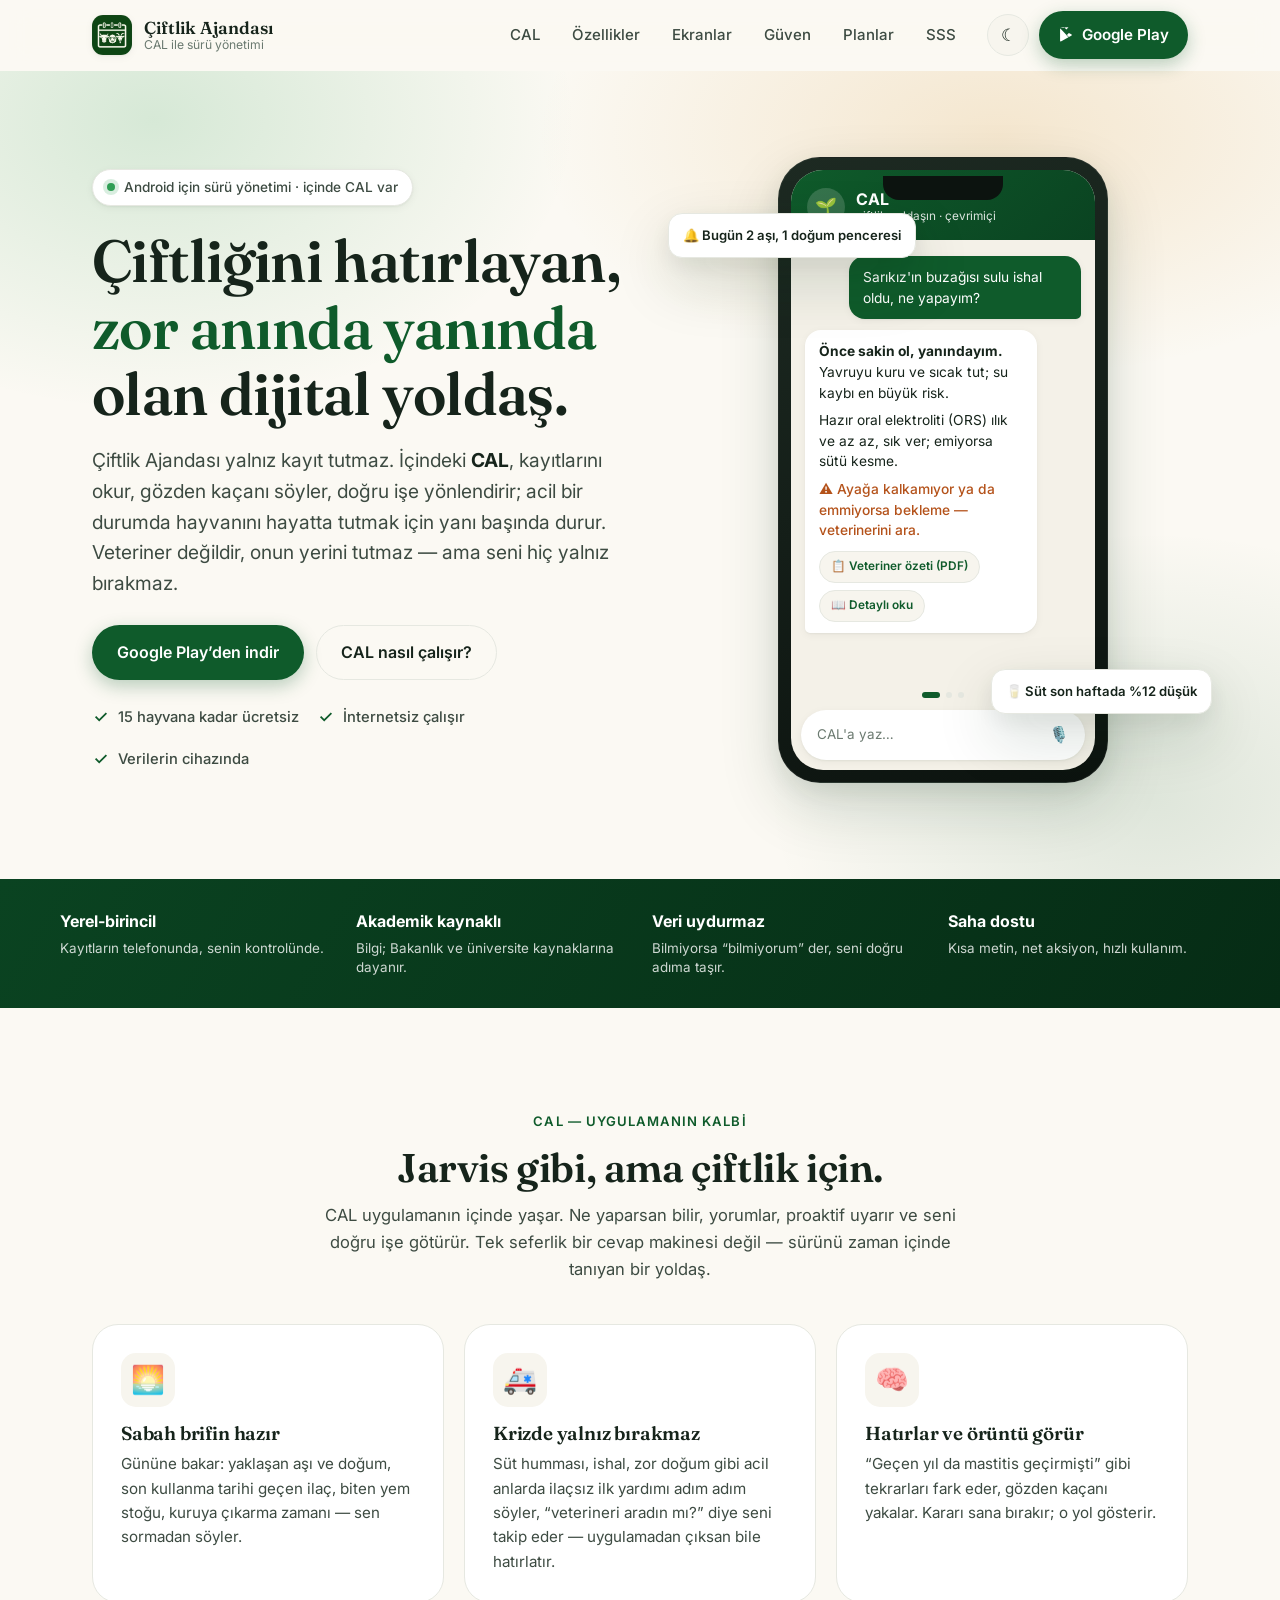
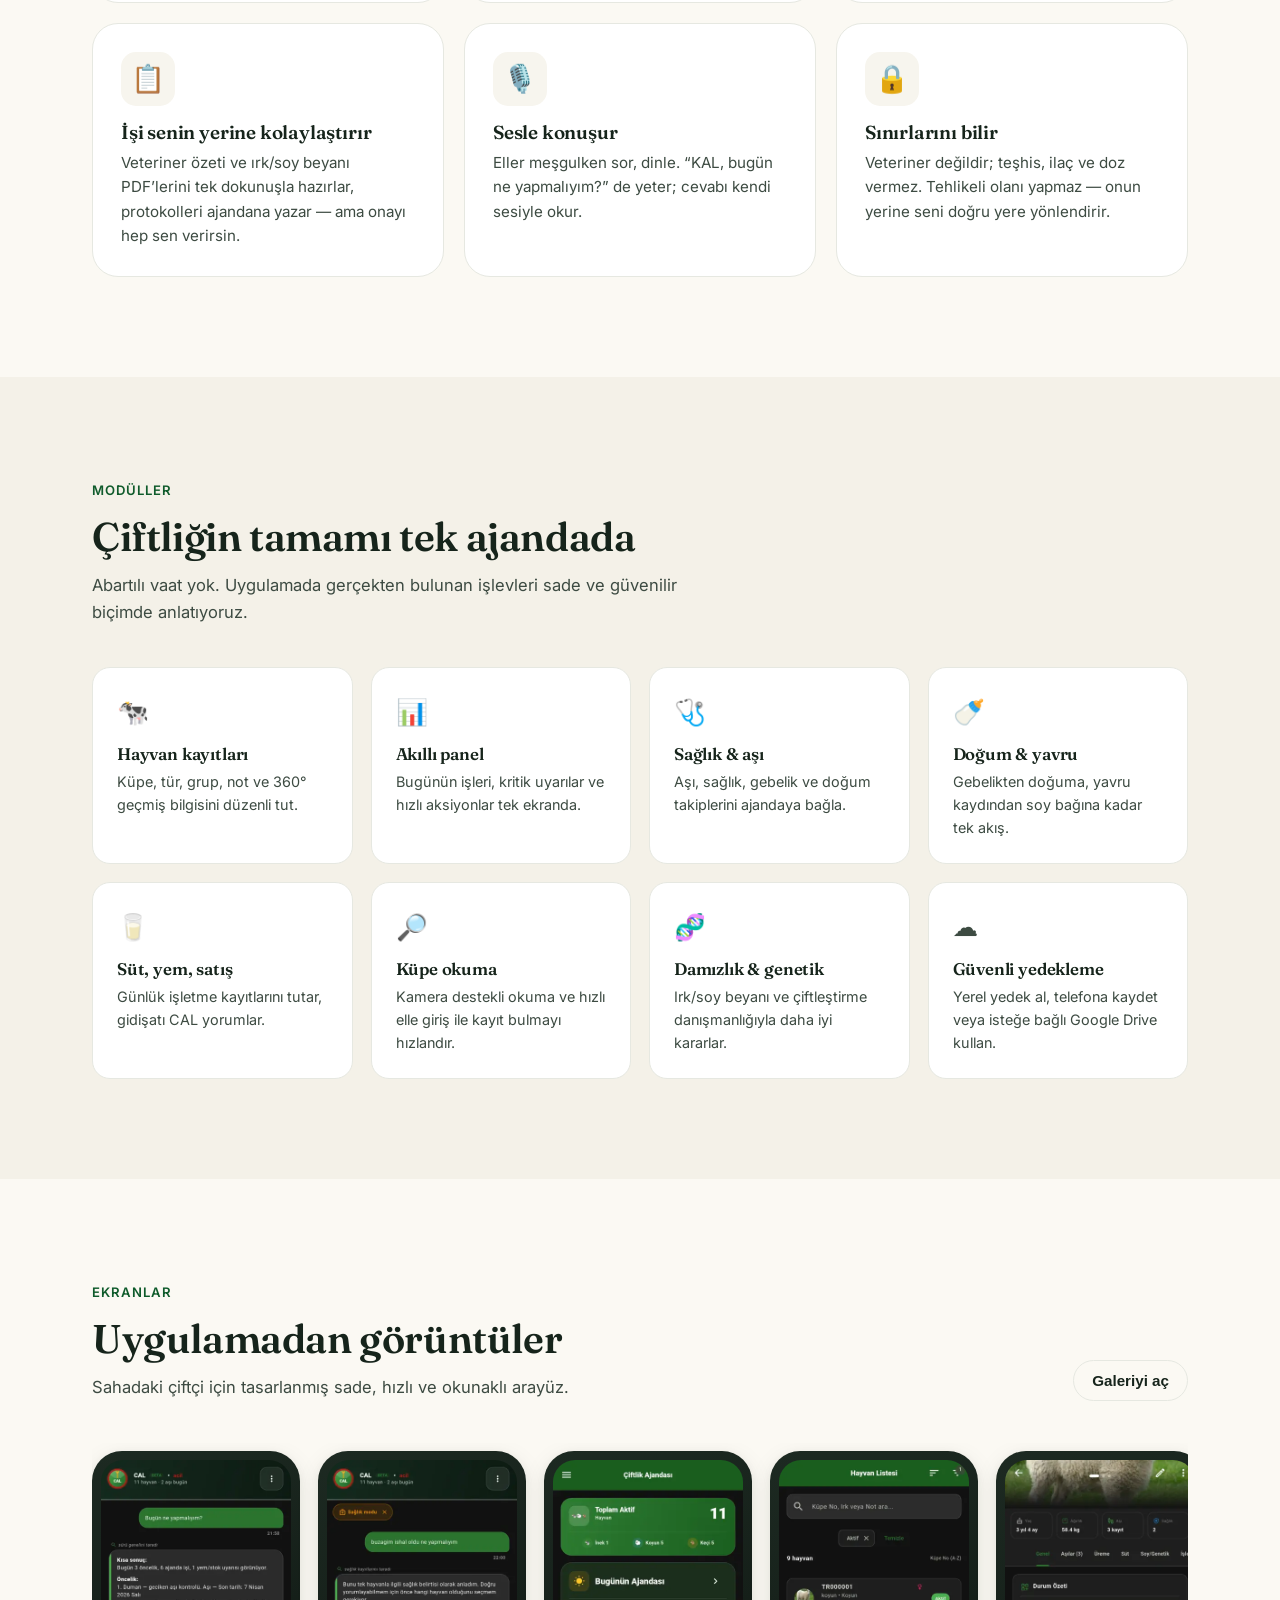
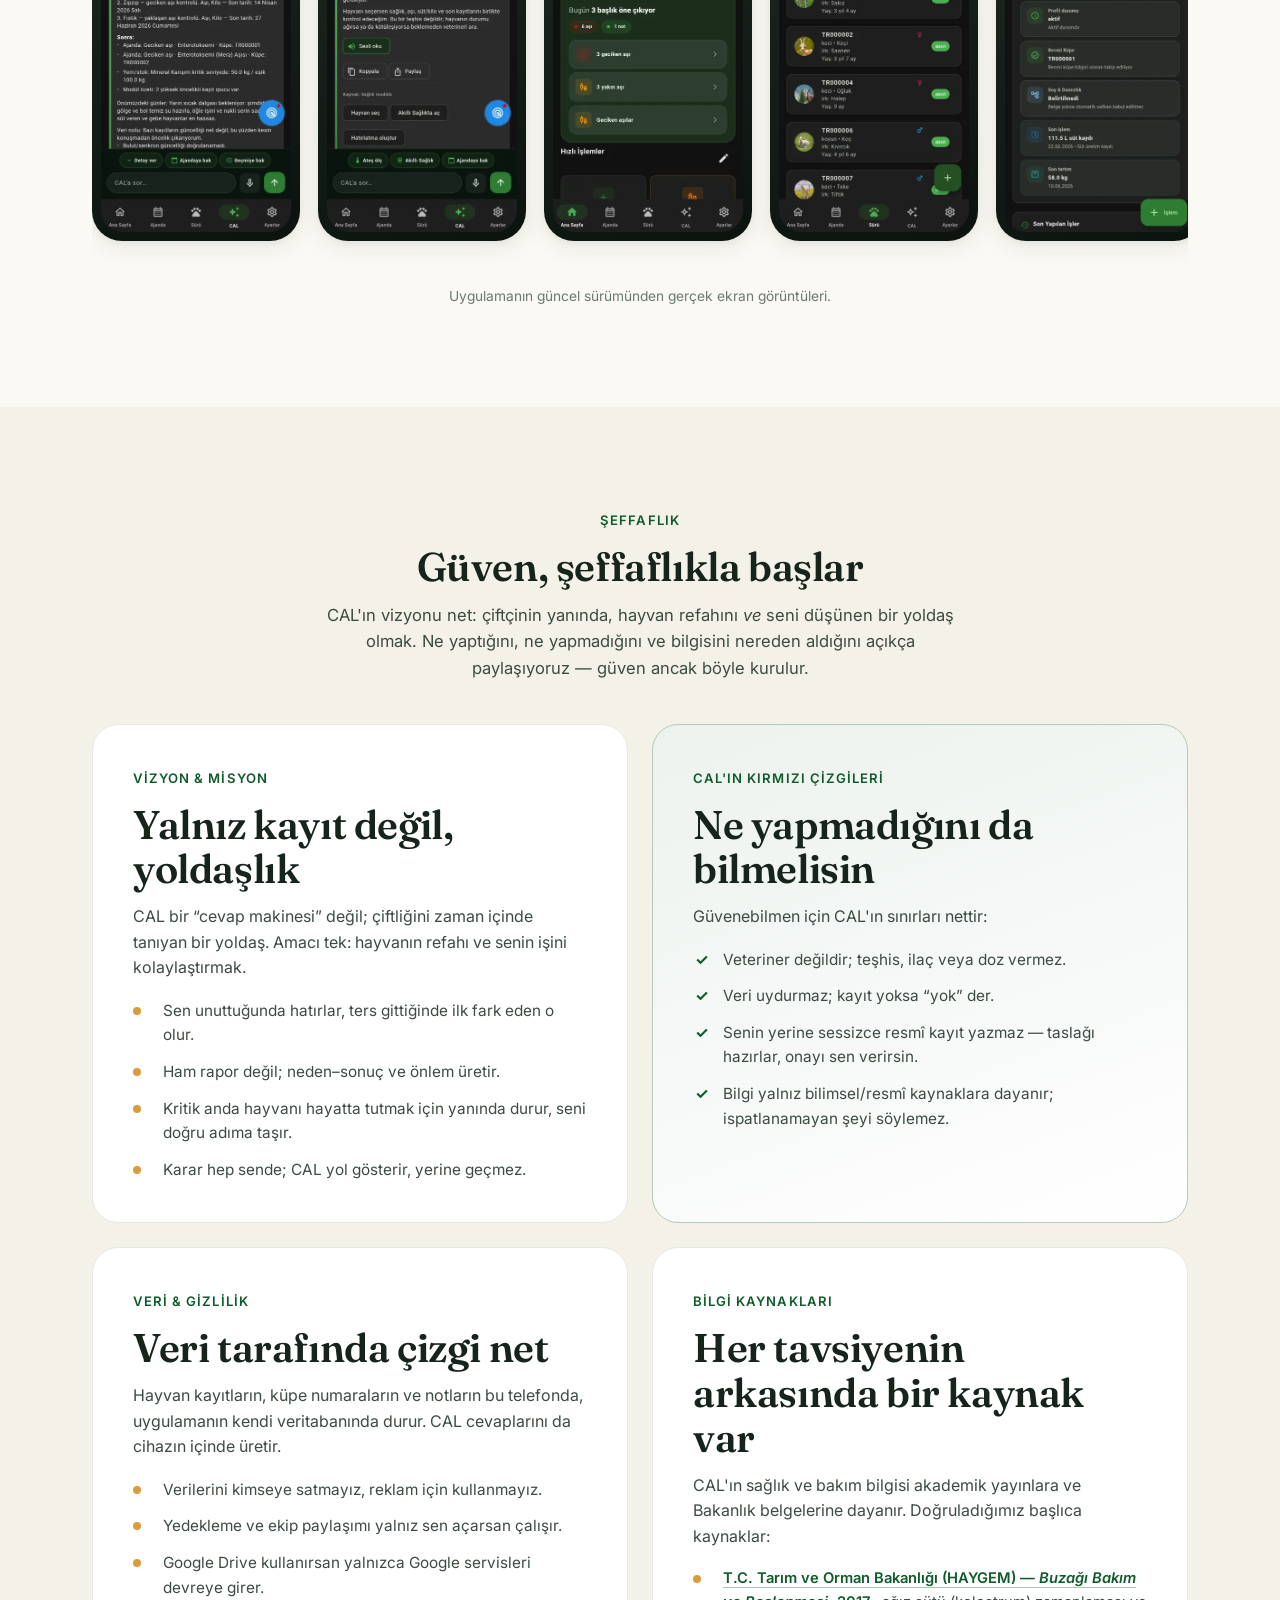
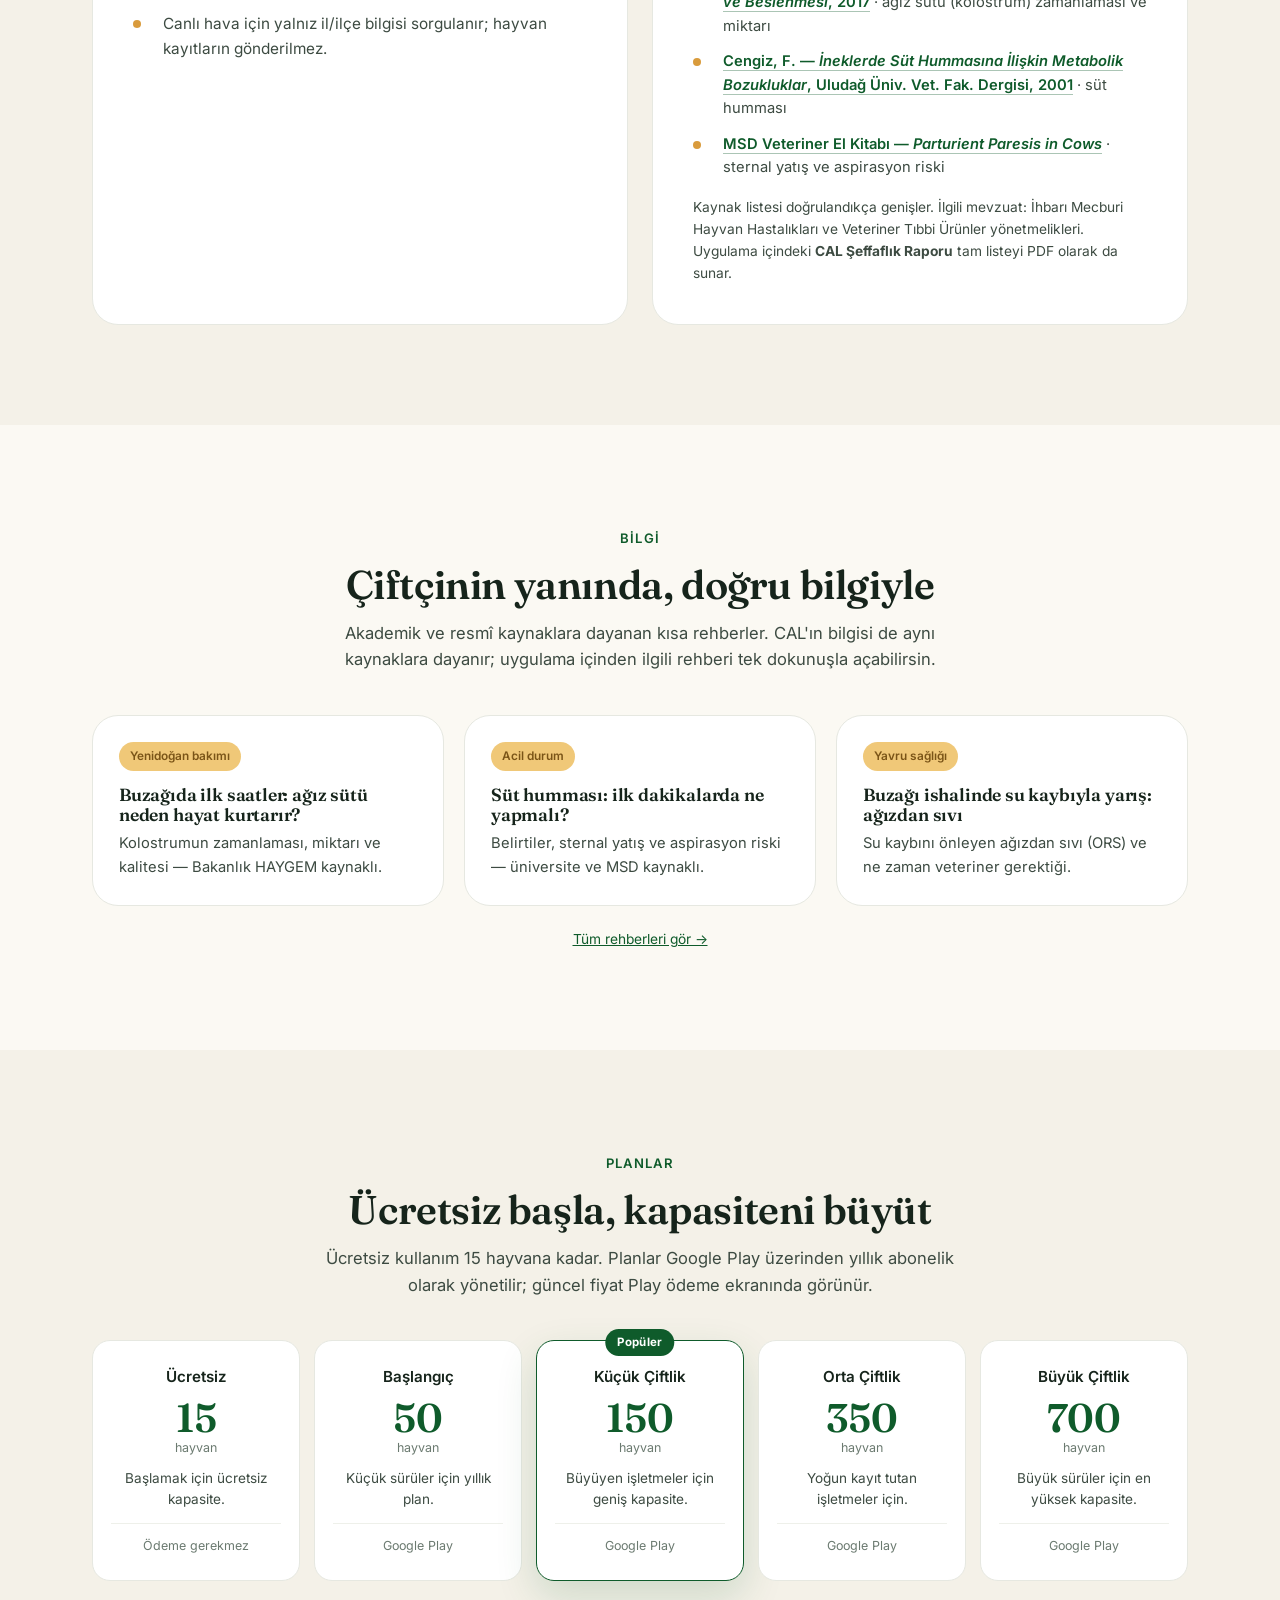
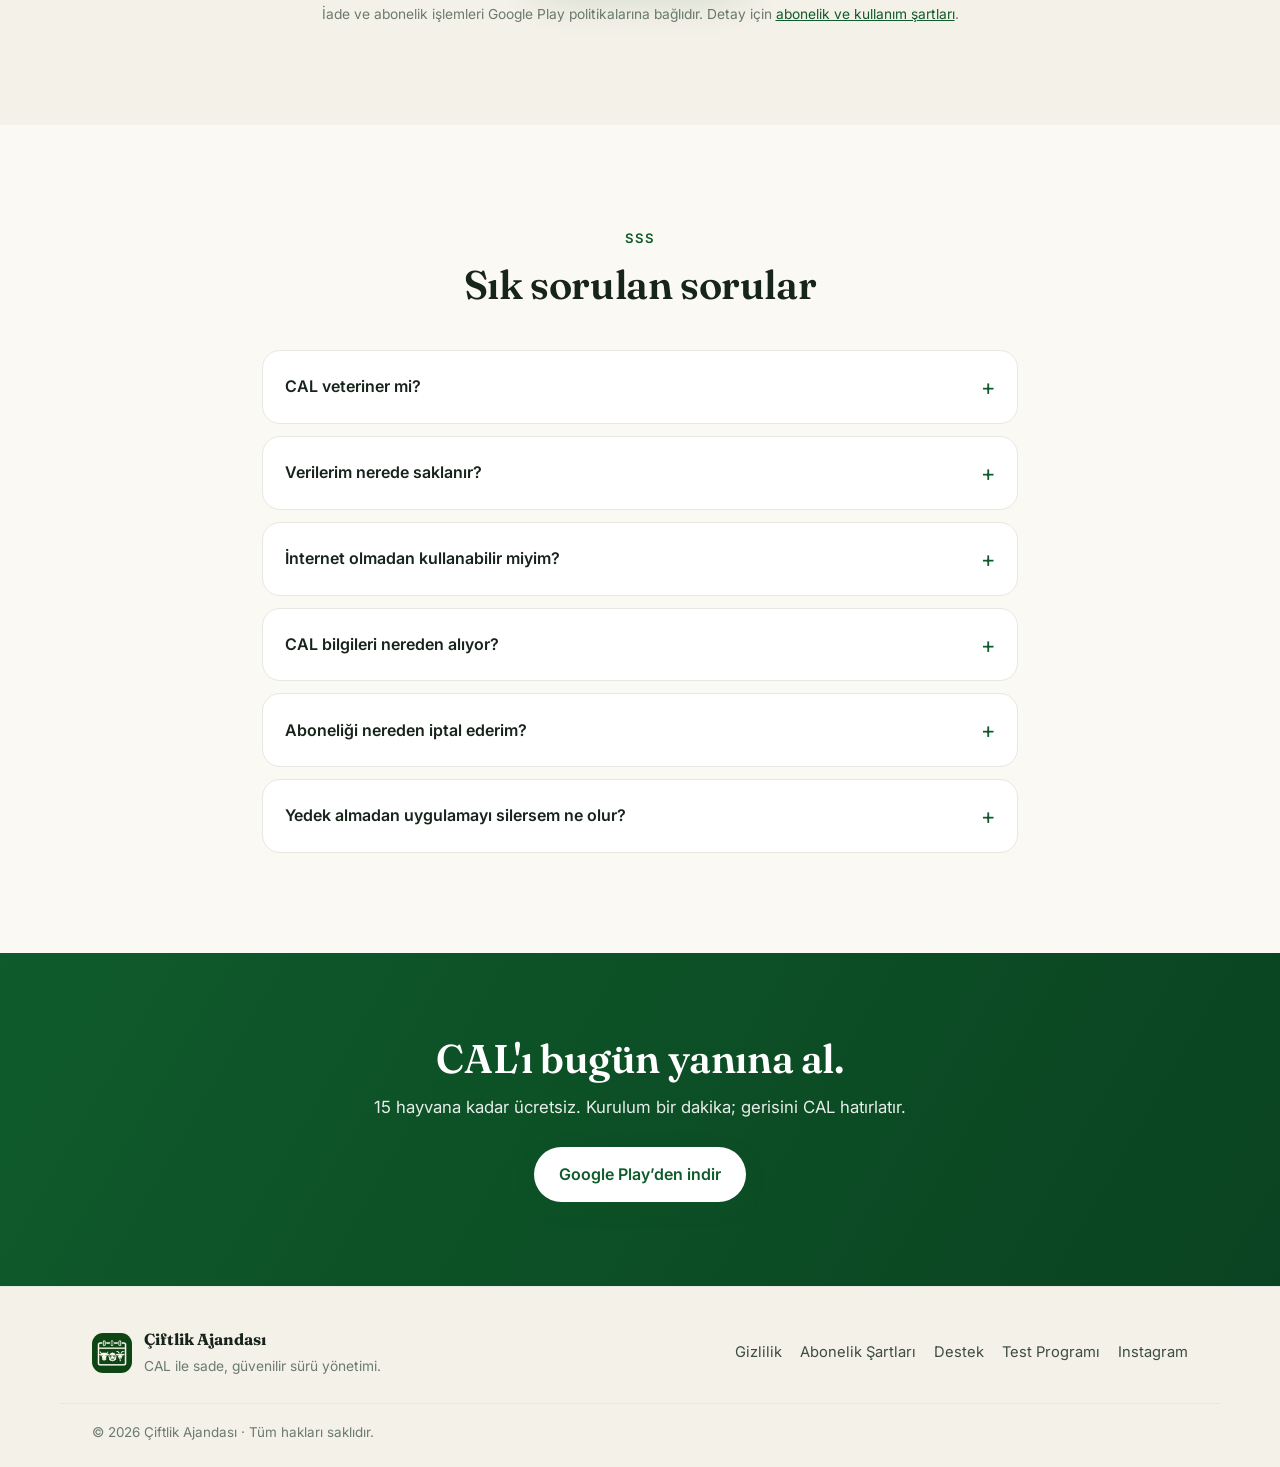
<file: index.html>
<!doctype html>
<html lang="tr" data-theme="light">
<head>
  <meta charset="utf-8"/>
  <meta name="viewport" content="width=device-width,initial-scale=1"/>
  <title>Çiftlik Ajandası — CAL ile çiftliğini hatırlayan dijital yoldaş</title>
  <meta name="description" content="Çiftlik Ajandası, içinde CAL adlı dijital yoldaşı barındıran sürü yönetimi uygulaması. Hayvan kayıtları, akıllı uyarılar, sağlık-aşı-doğum takibi, süt-yem-satış ve güvenli yedekleme — zor anında yanında, akademik kaynaklı, veri uydurmayan bir asistanla."/>
  <link rel="canonical" href="https://alibedirhan.github.io/ciftlikajandasi/"/>
  <meta name="theme-color" content="#0f5b2b"/>
  <link rel="icon" type="image/png" sizes="32x32" href="assets/img/favicon-32x32.png"/>
  <link rel="icon" type="image/png" sizes="192x192" href="assets/img/favicon-192x192.png"/>
  <link rel="apple-touch-icon" href="assets/img/apple-touch-icon.png"/>
  <meta property="og:type" content="website"/>
  <meta property="og:locale" content="tr_TR"/>
  <meta property="og:site_name" content="Çiftlik Ajandası"/>
  <meta property="og:title" content="Çiftlik Ajandası — CAL ile yanında"/>
  <meta property="og:description" content="Çiftliğini hatırlayan, zor anında yanında olan dijital yoldaş CAL ile sürü yönetimi."/>
  <meta property="og:url" content="https://alibedirhan.github.io/ciftlikajandasi/"/>
  <meta property="og:image" content="https://alibedirhan.github.io/ciftlikajandasi/assets/img/og-image-v2.png"/>
  <meta name="twitter:card" content="summary_large_image"/>
  <meta name="twitter:title" content="Çiftlik Ajandası — CAL ile yanında"/>
  <meta name="twitter:description" content="Çiftliğini hatırlayan, zor anında yanında olan dijital yoldaş CAL."/>
  <meta name="twitter:image" content="https://alibedirhan.github.io/ciftlikajandasi/assets/img/og-image-v2.png"/>

  <link rel="preconnect" href="https://fonts.googleapis.com"/>
  <link rel="preconnect" href="https://fonts.gstatic.com" crossorigin/>
  <link href="https://fonts.googleapis.com/css2?family=Fraunces:opsz,wght@9..144,400;9..144,500;9..144,600;9..144,700&family=Inter:wght@400;500;600;700&display=swap" rel="stylesheet"/>
  <link rel="stylesheet" href="assets/css/app.css"/>

  <script type="application/ld+json">
  {
    "@context": "https://schema.org",
    "@type": "SoftwareApplication",
    "name": "Çiftlik Ajandası",
    "applicationCategory": "BusinessApplication",
    "operatingSystem": "Android",
    "description": "İçinde CAL adlı dijital yoldaşı barındıran sürü yönetimi uygulaması. Hayvan kayıtları, akıllı uyarılar, sağlık takibi ve güvenli yedekleme.",
    "url": "https://alibedirhan.github.io/ciftlikajandasi/",
    "downloadUrl": "https://play.google.com/store/apps/details?id=com.alibedirhan.ciftlik_ajandasi",
    "publisher": { "@type": "Organization", "name": "Çiftlik Ajandası" }
  }
  </script>
</head>
<body>
<div class="scrollProgress" id="scrollProgress" aria-hidden="true"></div>
<a class="skip" href="#main">İçeriğe atla</a>

<header class="topbar" id="topbar">
  <div class="wrap topbarInner">
    <a class="brand" href="index.html" aria-label="Çiftlik Ajandası ana sayfa">
      <img class="brandIcon" src="assets/img/app_icon_v2.png" alt="" aria-hidden="true"/>
      <div class="brandText">
        <span class="brandName">Çiftlik Ajandası</span>
        <span class="brandTag">CAL ile sürü yönetimi</span>
      </div>
    </a>
    <nav class="nav" aria-label="Ana menü">
      <a class="navLink" href="#cal">CAL</a>
      <a class="navLink" href="#ozellikler">Özellikler</a>
      <a class="navLink" href="#ekranlar">Ekranlar</a>
      <a class="navLink" href="#guven">Güven</a>
      <a class="navLink" href="#planlar">Planlar</a>
      <a class="navLink" href="#sss">SSS</a>
    </nav>
    <div class="actions">
      <button class="iconBtn" id="themeBtn" type="button" aria-label="Temayı değiştir" title="Aydınlık / karanlık">
        <span class="themeGlyph" aria-hidden="true">☾</span>
      </button>
      <a class="pill primary" href="https://play.google.com/store/apps/details?id=com.alibedirhan.ciftlik_ajandasi" target="_blank" rel="noopener">
        <svg viewBox="0 0 24 24" width="16" height="16" aria-hidden="true" fill="currentColor"><path d="M3.6 2.3c-.3.3-.5.7-.5 1.3v16.8c0 .6.2 1 .5 1.3l.1.1 9.4-9.4v-.2L3.6 2.3Zm12.7 12.6-3-3 3-3 3.6 2.1c1 .6 1 1.6 0 2.2l-3.6 1.7Zm-.6.6-3.1-3.1-9.1 9.1c.4.3.9.3 1.5 0l10.7-6Zm-12.2-21 9.1 9.1 3.1-3.1L5.9.6c-.6-.3-1.1-.3-1.6 0Z"/></svg>
        Google Play
      </a>
      <button class="iconBtn menuBtn" id="menuBtn" type="button" aria-label="Menüyü aç" aria-expanded="false">
        <span aria-hidden="true">☰</span>
      </button>
    </div>
  </div>
  <nav class="mobileNav" id="mobileNav" aria-label="Mobil menü">
    <a href="#cal">CAL</a>
    <a href="#ozellikler">Özellikler</a>
    <a href="#ekranlar">Ekranlar</a>
    <a href="#guven">Güven</a>
    <a href="#planlar">Planlar</a>
    <a href="#sss">SSS</a>
    <a href="privacy.html">Gizlilik</a>
    <a href="support.html">Destek</a>
  </nav>
</header>

<main id="main">

  <!-- ============== HERO ============== -->
  <section class="hero">
    <div class="heroBg" aria-hidden="true"></div>
    <div class="wrap heroGrid">
      <div class="heroCopy reveal">
        <span class="eyebrow"><span class="dot"></span> Android için sürü yönetimi · içinde CAL var</span>
        <h1>Çiftliğini hatırlayan, <span class="accent">zor anında yanında</span> olan dijital yoldaş.</h1>
        <p class="lead">Çiftlik Ajandası yalnız kayıt tutmaz. İçindeki <strong>CAL</strong>, kayıtlarını okur, gözden kaçanı söyler, doğru işe yönlendirir; acil bir durumda hayvanını hayatta tutmak için yanı başında durur. Veteriner değildir, onun yerini tutmaz — ama seni hiç yalnız bırakmaz.</p>
        <div class="heroCtas">
          <a class="pill primary lg" href="https://play.google.com/store/apps/details?id=com.alibedirhan.ciftlik_ajandasi" target="_blank" rel="noopener">Google Play’den indir</a>
          <a class="pill ghost lg" href="#cal">CAL nasıl çalışır?</a>
        </div>
        <ul class="heroPoints">
          <li><svg viewBox="0 0 20 20" width="18" height="18" aria-hidden="true"><path d="M16.7 5.3 8 14 3.3 9.3l1.4-1.4L8 11.2l7.3-7.3 1.4 1.4Z" fill="currentColor"/></svg> 15 hayvana kadar ücretsiz</li>
          <li><svg viewBox="0 0 20 20" width="18" height="18" aria-hidden="true"><path d="M16.7 5.3 8 14 3.3 9.3l1.4-1.4L8 11.2l7.3-7.3 1.4 1.4Z" fill="currentColor"/></svg> İnternetsiz çalışır</li>
          <li><svg viewBox="0 0 20 20" width="18" height="18" aria-hidden="true"><path d="M16.7 5.3 8 14 3.3 9.3l1.4-1.4L8 11.2l7.3-7.3 1.4 1.4Z" fill="currentColor"/></svg> Verilerin cihazında</li>
        </ul>
      </div>

      <div class="heroMedia reveal">
        <div class="phone" role="img" aria-label="CAL ile örnek bir sohbet: yavru ishali için ilk yardım">
          <div class="phoneNotch" aria-hidden="true"></div>
          <div class="phoneScreen">
            <div class="calHeader">
              <span class="calAvatar" aria-hidden="true">🌱</span>
              <div class="calHeadText">
                <strong>CAL</strong>
                <span>çiftlik yoldaşın · çevrimiçi</span>
              </div>
            </div>
            <div class="chat" id="calChat">
              <!-- Sahne 1 — kriz yoldaşlığı -->
              <div class="calScene active" data-scene="0">
                <div class="msg user"><p>Sarıkız'ın buzağısı sulu ishal oldu, ne yapayım?</p></div>
                <div class="msg cal cal2">
                  <p><strong>Önce sakin ol, yanındayım.</strong> Yavruyu kuru ve sıcak tut; su kaybı en büyük risk.</p>
                  <p>Hazır oral elektroliti (ORS) ılık ve az az, sık ver; emiyorsa sütü kesme.</p>
                  <p class="calRed">⚠️ Ayağa kalkamıyor ya da emmiyorsa bekleme — veterinerini ara.</p>
                  <div class="chips">
                    <span class="chip">📋 Veteriner özeti (PDF)</span>
                    <span class="chip">📖 Detaylı oku</span>
                  </div>
                </div>
              </div>
              <!-- Sahne 2 — proaktif sabah brifi -->
              <div class="calScene" data-scene="1">
                <div class="msg user"><p>Günaydın CAL, bugün ne yapmalıyım?</p></div>
                <div class="msg cal cal2">
                  <p><strong>Günaydın!</strong> Bugün öne çıkan 3 başlık var:</p>
                  <p>• 2 hayvanın aşısı yaklaştı<br/>• 1 doğum penceresi açıldı<br/>• 1 ilacın son kullanma tarihi geçmiş</p>
                  <div class="chips">
                    <span class="chip">🗓️ Ajandayı aç</span>
                  </div>
                </div>
              </div>
              <!-- Sahne 3 — veri / analiz -->
              <div class="calScene" data-scene="2">
                <div class="msg user"><p>Sütler nasıl gidiyor?</p></div>
                <div class="msg cal cal2">
                  <p>Son hafta sürü ortalaman <strong>%12 düşük</strong>. En çok düşüş Karabaş ve Benekli'de.</p>
                  <p>Yem değişimi ya da gizli meme sorunu olabilir — birlikte bakalım.</p>
                  <div class="chips">
                    <span class="chip">🥛 Süt detayını gör</span>
                  </div>
                </div>
              </div>
            </div>
            <div class="sceneDots" id="sceneDots" aria-hidden="true">
              <span class="active"></span><span></span><span></span>
            </div>
            <div class="calInput" aria-hidden="true">
              <span>CAL'a yaz…</span>
              <span class="micDot">🎙️</span>
            </div>
          </div>
        </div>
        <div class="heroFloat f1" aria-hidden="true">🔔 Bugün 2 aşı, 1 doğum penceresi</div>
        <div class="heroFloat f2" aria-hidden="true">🥛 Süt son haftada %12 düşük</div>
      </div>
    </div>
  </section>

  <!-- ============== TRUST BAR ============== -->
  <section class="trustBar">
    <div class="wrap trustBarInner reveal">
      <div class="tb"><strong>Yerel-birincil</strong><span>Kayıtların telefonunda, senin kontrolünde.</span></div>
      <div class="tb"><strong>Akademik kaynaklı</strong><span>Bilgi; Bakanlık ve üniversite kaynaklarına dayanır.</span></div>
      <div class="tb"><strong>Veri uydurmaz</strong><span>Bilmiyorsa “bilmiyorum” der, seni doğru adıma taşır.</span></div>
      <div class="tb"><strong>Saha dostu</strong><span>Kısa metin, net aksiyon, hızlı kullanım.</span></div>
    </div>
  </section>

  <!-- ============== CAL SECTION ============== -->
  <section class="section" id="cal">
    <div class="wrap">
      <div class="sectionHead center reveal">
        <span class="kicker">CAL — uygulamanın kalbi</span>
        <h2>Jarvis gibi, ama çiftlik için.</h2>
        <p>CAL uygulamanın içinde yaşar. Ne yaparsan bilir, yorumlar, proaktif uyarır ve seni doğru işe götürür. Tek seferlik bir cevap makinesi değil — sürünü zaman içinde tanıyan bir yoldaş.</p>
      </div>

      <div class="calGrid">
        <article class="calCard reveal">
          <div class="calCardIcon">🌅</div>
          <h3>Sabah brifin hazır</h3>
          <p>Gününe bakar: yaklaşan aşı ve doğum, son kullanma tarihi geçen ilaç, biten yem stoğu, kuruya çıkarma zamanı — sen sormadan söyler.</p>
        </article>
        <article class="calCard reveal">
          <div class="calCardIcon">🚑</div>
          <h3>Krizde yalnız bırakmaz</h3>
          <p>Süt humması, ishal, zor doğum gibi acil anlarda ilaçsız ilk yardımı adım adım söyler, “veterineri aradın mı?” diye seni takip eder — uygulamadan çıksan bile hatırlatır.</p>
        </article>
        <article class="calCard reveal">
          <div class="calCardIcon">🧠</div>
          <h3>Hatırlar ve örüntü görür</h3>
          <p>“Geçen yıl da mastitis geçirmişti” gibi tekrarları fark eder, gözden kaçanı yakalar. Kararı sana bırakır; o yol gösterir.</p>
        </article>
        <article class="calCard reveal">
          <div class="calCardIcon">📋</div>
          <h3>İşi senin yerine kolaylaştırır</h3>
          <p>Veteriner özeti ve ırk/soy beyanı PDF’lerini tek dokunuşla hazırlar, protokolleri ajandana yazar — ama onayı hep sen verirsin.</p>
        </article>
        <article class="calCard reveal">
          <div class="calCardIcon">🎙️</div>
          <h3>Sesle konuşur</h3>
          <p>Eller meşgulken sor, dinle. “KAL, bugün ne yapmalıyım?” de yeter; cevabı kendi sesiyle okur.</p>
        </article>
        <article class="calCard reveal">
          <div class="calCardIcon">🔒</div>
          <h3>Sınırlarını bilir</h3>
          <p>Veteriner değildir; teşhis, ilaç ve doz vermez. Tehlikeli olanı yapmaz — onun yerine seni doğru yere yönlendirir.</p>
        </article>
      </div>
    </div>
  </section>

  <!-- ============== FEATURES ============== -->
  <section class="section alt" id="ozellikler">
    <div class="wrap">
      <div class="sectionHead reveal">
        <span class="kicker">Modüller</span>
        <h2>Çiftliğin tamamı tek ajandada</h2>
        <p>Abartılı vaat yok. Uygulamada gerçekten bulunan işlevleri sade ve güvenilir biçimde anlatıyoruz.</p>
      </div>
      <div class="cards4">
        <article class="card reveal"><div class="cardIcon">🐄</div><h3>Hayvan kayıtları</h3><p>Küpe, tür, grup, not ve 360° geçmiş bilgisini düzenli tut.</p></article>
        <article class="card reveal"><div class="cardIcon">📊</div><h3>Akıllı panel</h3><p>Bugünün işleri, kritik uyarılar ve hızlı aksiyonlar tek ekranda.</p></article>
        <article class="card reveal"><div class="cardIcon">🩺</div><h3>Sağlık & aşı</h3><p>Aşı, sağlık, gebelik ve doğum takiplerini ajandaya bağla.</p></article>
        <article class="card reveal"><div class="cardIcon">🍼</div><h3>Doğum & yavru</h3><p>Gebelikten doğuma, yavru kaydından soy bağına kadar tek akış.</p></article>
        <article class="card reveal"><div class="cardIcon">🥛</div><h3>Süt, yem, satış</h3><p>Günlük işletme kayıtlarını tutar, gidişatı CAL yorumlar.</p></article>
        <article class="card reveal"><div class="cardIcon">🔎</div><h3>Küpe okuma</h3><p>Kamera destekli okuma ve hızlı elle giriş ile kayıt bulmayı hızlandır.</p></article>
        <article class="card reveal"><div class="cardIcon">🧬</div><h3>Damızlık & genetik</h3><p>Irk/soy beyanı ve çiftleştirme danışmanlığıyla daha iyi kararlar.</p></article>
        <article class="card reveal"><div class="cardIcon">☁️</div><h3>Güvenli yedekleme</h3><p>Yerel yedek al, telefona kaydet veya isteğe bağlı Google Drive kullan.</p></article>
      </div>
    </div>
  </section>

  <!-- ============== SCREENS ============== -->
  <section class="section" id="ekranlar">
    <div class="wrap">
      <div class="sectionHead row reveal">
        <div>
          <span class="kicker">Ekranlar</span>
          <h2>Uygulamadan görüntüler</h2>
          <p>Sahadaki çiftçi için tasarlanmış sade, hızlı ve okunaklı arayüz.</p>
        </div>
        <button class="pill ghost" id="openGallery" type="button">Galeriyi aç</button>
      </div>
      <div class="shotsRail" role="list" aria-label="Çiftlik Ajandası ekran görüntüleri">
        <button class="shot reveal" type="button" data-full="assets/screenshots/full/01-cal.webp"><img src="assets/screenshots/thumb/01-cal.webp" alt="CAL sabah brifi: günün öne çıkan işlerini özetliyor" loading="lazy" decoding="async"/></button>
        <button class="shot reveal" type="button" data-full="assets/screenshots/full/02-cal-kriz.webp"><img src="assets/screenshots/thumb/02-cal-kriz.webp" alt="CAL kriz yoldaşı: buzağı ishalinde ilk yardım (sağlık modu)" loading="lazy" decoding="async"/></button>
        <button class="shot reveal" type="button" data-full="assets/screenshots/full/03-panel.webp"><img src="assets/screenshots/thumb/03-panel.webp" alt="Akıllı panel: toplam hayvan, bugünün ajandası ve aşı uyarıları" loading="lazy" decoding="async"/></button>
        <button class="shot reveal" type="button" data-full="assets/screenshots/full/04-suru.webp"><img src="assets/screenshots/thumb/04-suru.webp" alt="Sürü listesi: küpe numarası, tür ve durum filtreleri" loading="lazy" decoding="async"/></button>
        <button class="shot reveal" type="button" data-full="assets/screenshots/full/05-profil.webp"><img src="assets/screenshots/thumb/05-profil.webp" alt="360 derece hayvan profili: durum özeti, aşı, üreme, süt ve tartım" loading="lazy" decoding="async"/></button>
        <button class="shot reveal" type="button" data-full="assets/screenshots/full/06-asi.webp"><img src="assets/screenshots/thumb/06-asi.webp" alt="Aşı takibi: geciken ve yaklaşan aşı uyarıları" loading="lazy" decoding="async"/></button>
        <button class="shot reveal" type="button" data-full="assets/screenshots/full/09-gebelikler.webp"><img src="assets/screenshots/thumb/09-gebelikler.webp" alt="Üreme: gebelik ve doğum takibi" loading="lazy" decoding="async"/></button>
        <button class="shot reveal" type="button" data-full="assets/screenshots/full/11-sut-gunluk.webp"><img src="assets/screenshots/thumb/11-sut-gunluk.webp" alt="Süt takibi: günlük üretim ve 30 günlük özet" loading="lazy" decoding="async"/></button>
        <button class="shot reveal" type="button" data-full="assets/screenshots/full/14-yem-rasyon.webp"><img src="assets/screenshots/thumb/14-yem-rasyon.webp" alt="Yem ve rasyon: stok takibi ve kritik seviye uyarısı" loading="lazy" decoding="async"/></button>
        <button class="shot reveal" type="button" data-full="assets/screenshots/full/16-kupe-okuma.webp"><img src="assets/screenshots/thumb/16-kupe-okuma.webp" alt="Küpe okuma: kamera veya galeriden küpe numarası okuma" loading="lazy" decoding="async"/></button>
        <button class="shot reveal" type="button" data-full="assets/screenshots/full/17-ajanda.webp"><img src="assets/screenshots/thumb/17-ajanda.webp" alt="Ajanda: takvim ve günlük plan" loading="lazy" decoding="async"/></button>
      </div>
      <p class="note center">Uygulamanın güncel sürümünden gerçek ekran görüntüleri.</p>
    </div>
  </section>

  <!-- ============== TRANSPARENCY / TRUST ============== -->
  <section class="section alt" id="guven">
    <div class="wrap">
      <div class="sectionHead center reveal">
        <span class="kicker">Şeffaflık</span>
        <h2>Güven, şeffaflıkla başlar</h2>
        <p>CAL'ın vizyonu net: çiftçinin yanında, hayvan refahını <em>ve</em> seni düşünen bir yoldaş olmak. Ne yaptığını, ne yapmadığını ve bilgisini nereden aldığını açıkça paylaşıyoruz — güven ancak böyle kurulur.</p>
      </div>

      <div class="infoGrid">
        <div class="infoPanel reveal">
          <span class="kicker">Vizyon & misyon</span>
          <h2>Yalnız kayıt değil, yoldaşlık</h2>
          <p>CAL bir “cevap makinesi” değil; çiftliğini zaman içinde tanıyan bir yoldaş. Amacı tek: hayvanın refahı ve senin işini kolaylaştırmak.</p>
          <ul class="clean">
            <li>Sen unuttuğunda hatırlar, ters gittiğinde ilk fark eden o olur.</li>
            <li>Ham rapor değil; neden–sonuç ve önlem üretir.</li>
            <li>Kritik anda hayvanı hayatta tutmak için yanında durur, seni doğru adıma taşır.</li>
            <li>Karar hep sende; CAL yol gösterir, yerine geçmez.</li>
          </ul>
        </div>
        <div class="infoPanel accentPanel reveal">
          <span class="kicker">CAL'ın kırmızı çizgileri</span>
          <h2>Ne yapmadığını da bilmelisin</h2>
          <p>Güvenebilmen için CAL'ın sınırları nettir:</p>
          <ul class="clean check">
            <li>Veteriner değildir; teşhis, ilaç veya doz vermez.</li>
            <li>Veri uydurmaz; kayıt yoksa “yok” der.</li>
            <li>Senin yerine sessizce resmî kayıt yazmaz — taslağı hazırlar, onayı sen verirsin.</li>
            <li>Bilgi yalnız bilimsel/resmî kaynaklara dayanır; ispatlanamayan şeyi söylemez.</li>
          </ul>
        </div>
      </div>

      <div class="infoGrid" style="margin-top:24px">
        <div class="infoPanel reveal">
          <span class="kicker">Veri & gizlilik</span>
          <h2>Veri tarafında çizgi net</h2>
          <p>Hayvan kayıtların, küpe numaraların ve notların bu telefonda, uygulamanın kendi veritabanında durur. CAL cevaplarını da cihazın içinde üretir.</p>
          <ul class="clean">
            <li>Verilerini kimseye satmayız, reklam için kullanmayız.</li>
            <li>Yedekleme ve ekip paylaşımı yalnız sen açarsan çalışır.</li>
            <li>Google Drive kullanırsan yalnızca Google servisleri devreye girer.</li>
            <li>Canlı hava için yalnız il/ilçe bilgisi sorgulanır; hayvan kayıtların gönderilmez.</li>
          </ul>
        </div>
        <div class="infoPanel reveal">
          <span class="kicker">Bilgi kaynakları</span>
          <h2>Her tavsiyenin arkasında bir kaynak var</h2>
          <p>CAL'ın sağlık ve bakım bilgisi akademik yayınlara ve Bakanlık belgelerine dayanır. Doğruladığımız başlıca kaynaklar:</p>
          <ul class="clean sources">
            <li><a href="https://www.tarimorman.gov.tr/HAYGEM/Belgeler/Hayvancılık/Büyükbaş%20Hayvancılık/2017%20Yılı/Buzağı%20Bakım%20ve%20Beslenmesi.pdf" target="_blank" rel="noopener">T.C. Tarım ve Orman Bakanlığı (HAYGEM) — <em>Buzağı Bakım ve Beslenmesi</em>, 2017</a> · ağız sütü (kolostrum) zamanlaması ve miktarı</li>
            <li><a href="https://dergipark.org.tr/tr/download/article-file/144621" target="_blank" rel="noopener">Cengiz, F. — <em>İneklerde Süt Hummasına İlişkin Metabolik Bozukluklar</em>, Uludağ Üniv. Vet. Fak. Dergisi, 2001</a> · süt humması</li>
            <li><a href="https://www.msdvetmanual.com/metabolic-disorders/parturient-paresis-in-ruminants/parturient-paresis-in-cows" target="_blank" rel="noopener">MSD Veteriner El Kitabı — <em>Parturient Paresis in Cows</em></a> · sternal yatış ve aspirasyon riski</li>
          </ul>
          <p class="note">Kaynak listesi doğrulandıkça genişler. İlgili mevzuat: İhbarı Mecburi Hayvan Hastalıkları ve Veteriner Tıbbi Ürünler yönetmelikleri. Uygulama içindeki <strong>CAL Şeffaflık Raporu</strong> tam listeyi PDF olarak da sunar.</p>
        </div>
      </div>
    </div>
  </section>

  <!-- ============== ARTICLES ============== -->
  <section class="section" id="makaleler">
    <div class="wrap">
      <div class="sectionHead center reveal">
        <span class="kicker">Bilgi</span>
        <h2>Çiftçinin yanında, doğru bilgiyle</h2>
        <p>Akademik ve resmî kaynaklara dayanan kısa rehberler. CAL'ın bilgisi de aynı kaynaklara dayanır; uygulama içinden ilgili rehberi tek dokunuşla açabilirsin.</p>
      </div>
      <div class="cards3">
        <a class="articleCard reveal" href="makale/agiz-sutu-kolostrum.html">
          <span class="articleTag">Yenidoğan bakımı</span>
          <h3>Buzağıda ilk saatler: ağız sütü neden hayat kurtarır?</h3>
          <p>Kolostrumun zamanlaması, miktarı ve kalitesi — Bakanlık HAYGEM kaynaklı.</p>
        </a>
        <a class="articleCard reveal" href="makale/sut-hummasi-ilk-yardim.html">
          <span class="articleTag">Acil durum</span>
          <h3>Süt humması: ilk dakikalarda ne yapmalı?</h3>
          <p>Belirtiler, sternal yatış ve aspirasyon riski — üniversite ve MSD kaynaklı.</p>
        </a>
        <a class="articleCard reveal" href="makale/buzagi-ishali-ors.html">
          <span class="articleTag">Yavru sağlığı</span>
          <h3>Buzağı ishalinde su kaybıyla yarış: ağızdan sıvı</h3>
          <p>Su kaybını önleyen ağızdan sıvı (ORS) ve ne zaman veteriner gerektiği.</p>
        </a>
      </div>
      <p class="note center"><a href="makale/index.html">Tüm rehberleri gör →</a></p>
    </div>
  </section>

  <!-- ============== PLANS ============== -->
  <section class="section alt" id="planlar">
    <div class="wrap">
      <div class="sectionHead center reveal">
        <span class="kicker">Planlar</span>
        <h2>Ücretsiz başla, kapasiteni büyüt</h2>
        <p>Ücretsiz kullanım 15 hayvana kadar. Planlar Google Play üzerinden yıllık abonelik olarak yönetilir; güncel fiyat Play ödeme ekranında görünür.</p>
      </div>
      <div class="pricing">
        <article class="priceCard reveal"><div class="priceName">Ücretsiz</div><div class="priceCap">15</div><div class="priceUnit">hayvan</div><p>Başlamak için ücretsiz kapasite.</p><div class="priceMeta">Ödeme gerekmez</div></article>
        <article class="priceCard reveal"><div class="priceName">Başlangıç</div><div class="priceCap">50</div><div class="priceUnit">hayvan</div><p>Küçük sürüler için yıllık plan.</p><div class="priceMeta">Google Play</div></article>
        <article class="priceCard featured reveal"><div class="ribbon">Popüler</div><div class="priceName">Küçük Çiftlik</div><div class="priceCap">150</div><div class="priceUnit">hayvan</div><p>Büyüyen işletmeler için geniş kapasite.</p><div class="priceMeta">Google Play</div></article>
        <article class="priceCard reveal"><div class="priceName">Orta Çiftlik</div><div class="priceCap">350</div><div class="priceUnit">hayvan</div><p>Yoğun kayıt tutan işletmeler için.</p><div class="priceMeta">Google Play</div></article>
        <article class="priceCard reveal"><div class="priceName">Büyük Çiftlik</div><div class="priceCap">700</div><div class="priceUnit">hayvan</div><p>Büyük sürüler için en yüksek kapasite.</p><div class="priceMeta">Google Play</div></article>
      </div>
      <p class="note center">İade ve abonelik işlemleri Google Play politikalarına bağlıdır. Detay için <a href="terms.html">abonelik ve kullanım şartları</a>.</p>
    </div>
  </section>

  <!-- ============== FAQ ============== -->
  <section class="section" id="sss">
    <div class="wrap narrow">
      <div class="sectionHead center reveal">
        <span class="kicker">SSS</span>
        <h2>Sık sorulan sorular</h2>
      </div>
      <div class="faq reveal">
        <details class="faqItem"><summary>CAL veteriner mi?</summary><div class="faqBody"><p>Hayır. CAL veteriner değildir ve onun yerini tutmaz; teşhis koymaz, ilaç ve doz vermez. İşi erken fark etmek, ilk kontrolü söylemek ve seni vakit kaybetmeden veterinere yönlendirmektir.</p></div></details>
        <details class="faqItem"><summary>Verilerim nerede saklanır?</summary><div class="faqBody"><p>Hayvan kayıtların varsayılan olarak telefonunda, uygulamanın veritabanında tutulur. Geliştirici sunucusunda hayvan kayıt sistemi yoktur. Verilerin satılmaz.</p></div></details>
        <details class="faqItem"><summary>İnternet olmadan kullanabilir miyim?</summary><div class="faqBody"><p>Evet. Kayıt, takip ve CAL'ın özetleri internetsiz çalışır. Yalnızca canlı hava, Drive yedekleme ve Play abonelikleri internet gerektirir.</p></div></details>
        <details class="faqItem"><summary>CAL bilgileri nereden alıyor?</summary><div class="faqBody"><p>Sürünle ilgili her sayı senin kendi kayıtlarından gelir. Genel bilgiler (ırk, bakım, hastalık tanımları) Tarım ve Orman Bakanlığı yayınları ile üniversite kaynaklarına dayanır. CAL veri uydurmaz.</p></div></details>
        <details class="faqItem"><summary>Aboneliği nereden iptal ederim?</summary><div class="faqBody"><p>Abonelikler Google Play hesabın üzerinden yönetilir. Güncel ödeme ve yenileme bilgisi Google Play ekranında gösterilir.</p></div></details>
        <details class="faqItem"><summary>Yedek almadan uygulamayı silersem ne olur?</summary><div class="faqBody"><p>Uygulama kaldırıldığında cihazdaki veriler kaybolabilir. Büyük işlem öncesi güncel yedeği saklamak en güvenli yoldur.</p></div></details>
      </div>
    </div>
  </section>

  <!-- ============== CTA ============== -->
  <section class="ctaBand">
    <div class="wrap ctaInner reveal">
      <h2>CAL'ı bugün yanına al.</h2>
      <p>15 hayvana kadar ücretsiz. Kurulum bir dakika; gerisini CAL hatırlatır.</p>
      <a class="pill primary lg" href="https://play.google.com/store/apps/details?id=com.alibedirhan.ciftlik_ajandasi" target="_blank" rel="noopener">Google Play’den indir</a>
    </div>
  </section>
</main>

<div class="lightbox" id="lightbox" aria-hidden="true" role="dialog" aria-modal="true" aria-label="Ekran görüntüsü galerisi">
  <button class="lbClose" id="lbClose" type="button" aria-label="Kapat">×</button>
  <button class="lbNav lbPrev" id="lbPrev" type="button" aria-label="Önceki">‹</button>
  <img id="lightboxImg" alt=""/>
  <button class="lbNav lbNext" id="lbNext" type="button" aria-label="Sonraki">›</button>
</div>

<footer class="footer">
  <div class="wrap footerGrid">
    <div class="footerBrand">
      <img src="assets/img/app_icon_v2.png" alt="" aria-hidden="true"/>
      <div>
        <strong>Çiftlik Ajandası</strong>
        <span>CAL ile sade, güvenilir sürü yönetimi.</span>
      </div>
    </div>
    <div class="footerLinks">
      <a href="privacy.html">Gizlilik</a>
      <a href="terms.html">Abonelik Şartları</a>
      <a href="support.html">Destek</a>
      <a href="beta.html">Test Programı</a>
      <a href="https://www.instagram.com/ciftlikajandasi_surutakip/" target="_blank" rel="noopener">Instagram</a>
    </div>
  </div>
  <div class="wrap footerBase">© 2026 Çiftlik Ajandası · Tüm hakları saklıdır.</div>
</footer>

<script src="assets/js/app.js" defer></script>
</body>
</html>
</file>
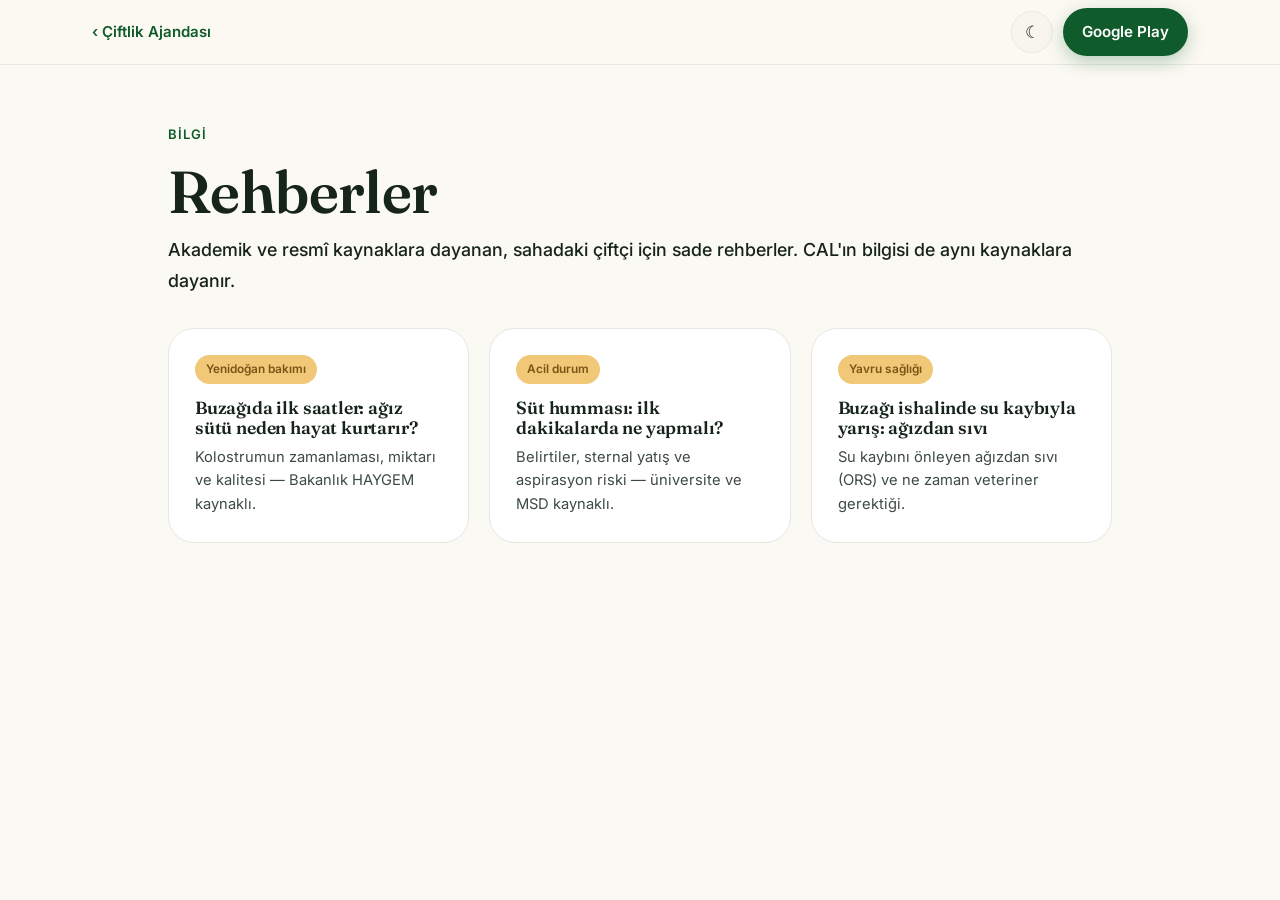
<file: makale/index.html>
<!doctype html>
<html lang="tr" data-theme="light">
<head>
  <meta charset="utf-8"/>
  <meta name="viewport" content="width=device-width,initial-scale=1"/>
  <title>Rehberler — Çiftlik Ajandası</title>
  <meta name="description" content="Hayvan sağlığı ve sürü yönetimi üzerine akademik ve resmî kaynaklara dayanan kısa rehberler."/>
  <link rel="canonical" href="https://alibedirhan.github.io/ciftlikajandasi/makale/"/>
  <meta name="theme-color" content="#0f5b2b"/>
  <link rel="icon" type="image/png" sizes="32x32" href="../assets/img/favicon-32x32.png"/>
  <link rel="preconnect" href="https://fonts.googleapis.com"/>
  <link rel="preconnect" href="https://fonts.gstatic.com" crossorigin/>
  <link href="https://fonts.googleapis.com/css2?family=Fraunces:opsz,wght@9..144,400;9..144,500;9..144,600;9..144,700&family=Inter:wght@400;500;600;700&display=swap" rel="stylesheet"/>
  <link rel="stylesheet" href="../assets/css/app.css"/>
</head>
<body>
<header class="articleTop">
  <div class="wrap articleTopInner">
    <a class="backLink" href="../index.html">‹ Çiftlik Ajandası</a>
    <div class="actions" style="margin-left:auto">
      <button class="iconBtn" id="themeBtn" type="button" aria-label="Temayı değiştir"><span class="themeGlyph">☾</span></button>
      <a class="pill primary" href="https://play.google.com/store/apps/details?id=com.alibedirhan.ciftlik_ajandasi" target="_blank" rel="noopener">Google Play</a>
    </div>
  </div>
</header>

<main class="articleWrap" style="max-width:1000px">
  <span class="kicker">Bilgi</span>
  <h1 style="margin-bottom:10px">Rehberler</h1>
  <p class="articleLead" style="margin-bottom:32px">Akademik ve resmî kaynaklara dayanan, sahadaki çiftçi için sade rehberler. CAL'ın bilgisi de aynı kaynaklara dayanır.</p>

  <div class="cards3">
    <a class="articleCard" href="agiz-sutu-kolostrum.html">
      <span class="articleTag">Yenidoğan bakımı</span>
      <h3>Buzağıda ilk saatler: ağız sütü neden hayat kurtarır?</h3>
      <p>Kolostrumun zamanlaması, miktarı ve kalitesi — Bakanlık HAYGEM kaynaklı.</p>
    </a>
    <a class="articleCard" href="sut-hummasi-ilk-yardim.html">
      <span class="articleTag">Acil durum</span>
      <h3>Süt humması: ilk dakikalarda ne yapmalı?</h3>
      <p>Belirtiler, sternal yatış ve aspirasyon riski — üniversite ve MSD kaynaklı.</p>
    </a>
    <a class="articleCard" href="buzagi-ishali-ors.html">
      <span class="articleTag">Yavru sağlığı</span>
      <h3>Buzağı ishalinde su kaybıyla yarış: ağızdan sıvı</h3>
      <p>Su kaybını önleyen ağızdan sıvı (ORS) ve ne zaman veteriner gerektiği.</p>
    </a>
  </div>
</main>

<script src="../assets/js/app.js" defer></script>
</body>
</html>
</file>
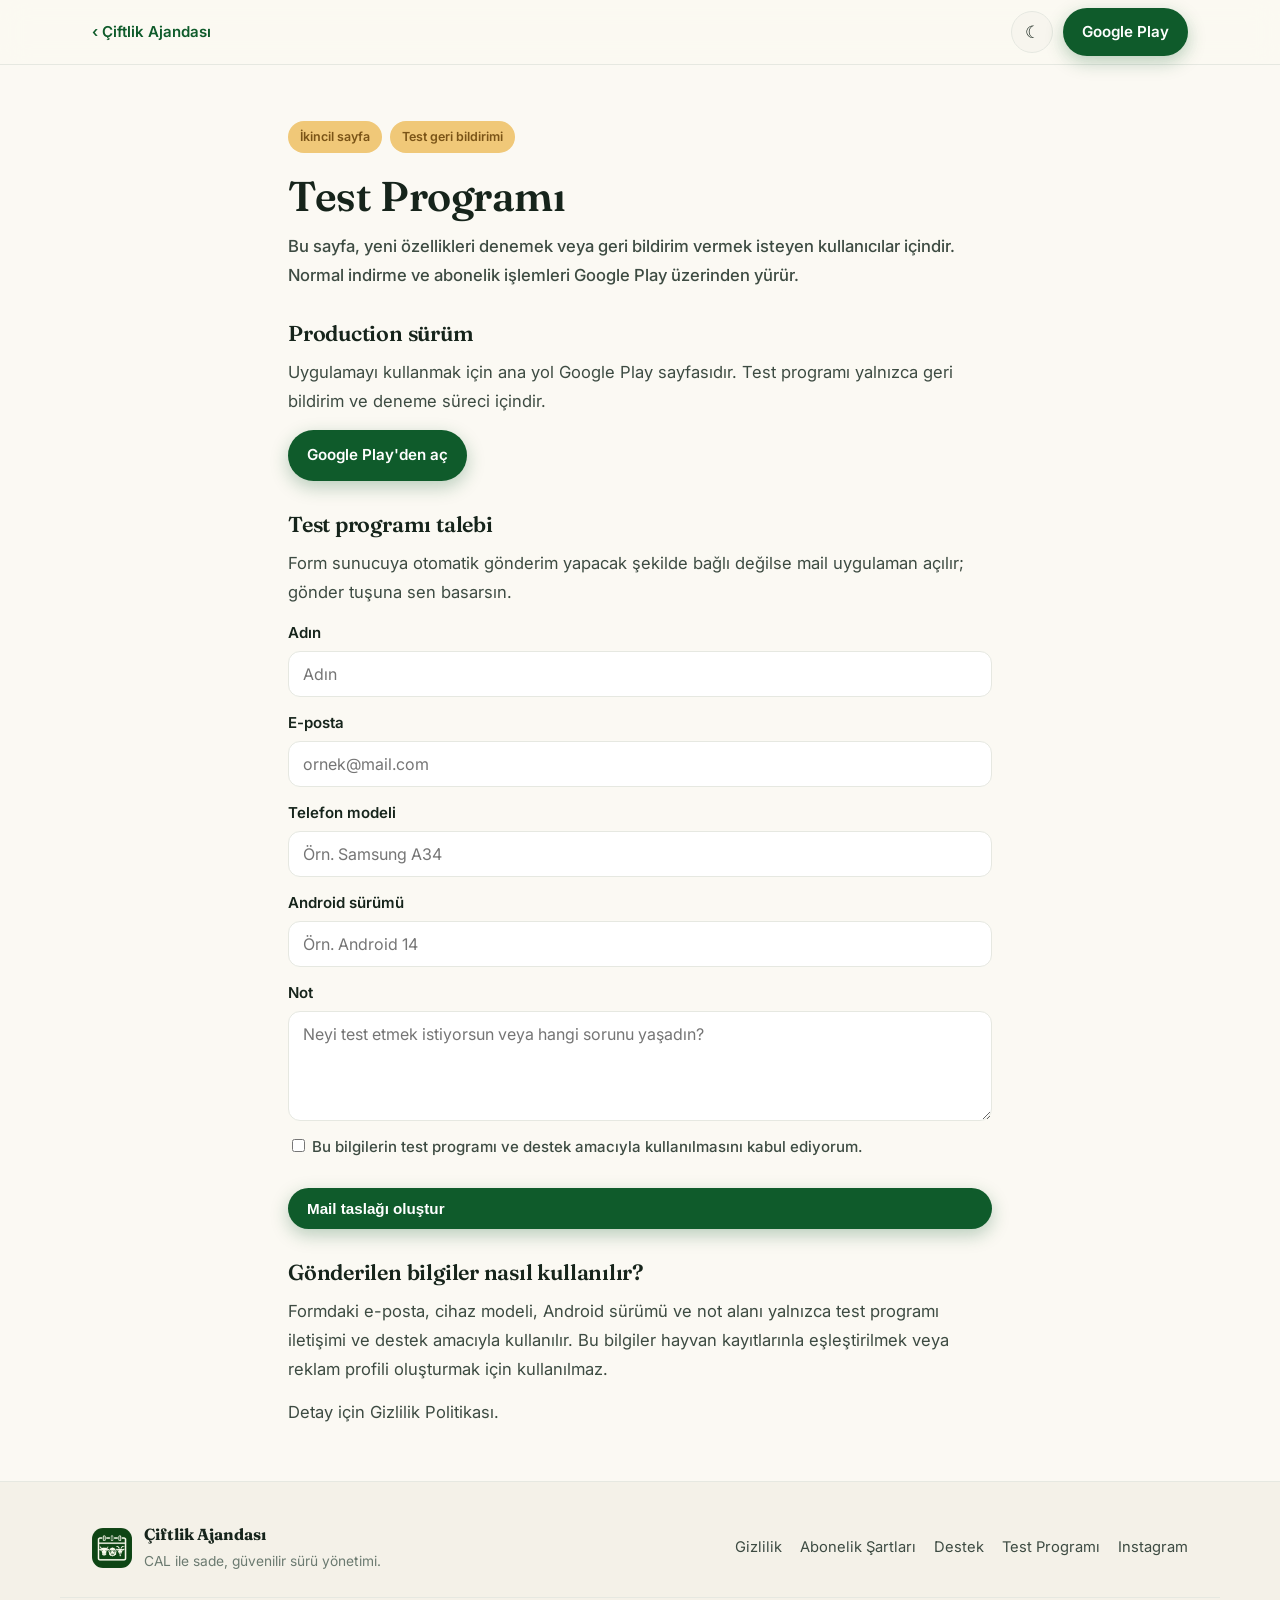
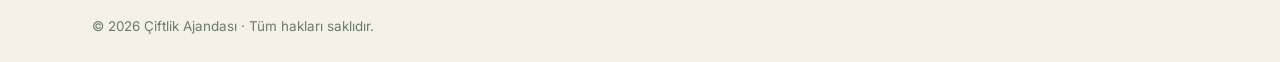
<file: beta.html>
<!doctype html>
<html lang="tr" data-theme="light">
<head>
  <meta charset="utf-8"/>
  <meta name="viewport" content="width=device-width,initial-scale=1"/>
  <title>Test Programı — Çiftlik Ajandası</title>
  <meta name="description" content="Çiftlik Ajandası test programı başvuru sayfası. Production indirme için Google Play bağlantısı ana sayfadadır."/>
  <link rel="canonical" href="https://alibedirhan.github.io/ciftlikajandasi/beta.html"/>
  <meta name="theme-color" content="#0f5b2b"/>
  <link rel="icon" type="image/png" sizes="32x32" href="assets/img/favicon-32x32.png"/>
  <link rel="apple-touch-icon" href="assets/img/apple-touch-icon.png"/>
  <meta property="og:title" content="Çiftlik Ajandası Test Programı"/>
  <meta property="og:description" content="Test programı için iletişim formu."/>
  <meta property="og:url" content="https://alibedirhan.github.io/ciftlikajandasi/beta.html"/>
  <meta property="og:image" content="https://alibedirhan.github.io/ciftlikajandasi/assets/img/og-image-v2.png"/>
  <meta name="twitter:card" content="summary_large_image"/>
  <link rel="preconnect" href="https://fonts.googleapis.com"/>
  <link rel="preconnect" href="https://fonts.gstatic.com" crossorigin/>
  <link href="https://fonts.googleapis.com/css2?family=Fraunces:opsz,wght@9..144,400;9..144,500;9..144,600;9..144,700&family=Inter:wght@400;500;600;700&display=swap" rel="stylesheet"/>
  <link rel="stylesheet" href="assets/css/app.css"/>
</head>
<body>
<header class="articleTop">
  <div class="wrap articleTopInner">
    <a class="backLink" href="index.html">‹ Çiftlik Ajandası</a>
    <div class="actions" style="margin-left:auto">
      <button class="iconBtn" id="themeBtn" type="button" aria-label="Temayı değiştir"><span class="themeGlyph">☾</span></button>
      <a class="pill primary" href="https://play.google.com/store/apps/details?id=com.alibedirhan.ciftlik_ajandasi" target="_blank" rel="noopener">Google Play</a>
    </div>
  </div>
</header>

<main class="articleWrap">
  <article class="article">
    <div class="badgeRow"><span class="badge">İkincil sayfa</span><span class="badge">Test geri bildirimi</span></div>
    <h1>Test Programı</h1>
    <p class="articleLead">Bu sayfa, yeni özellikleri denemek veya geri bildirim vermek isteyen kullanıcılar içindir. Normal indirme ve abonelik işlemleri Google Play üzerinden yürür.</p>

    <h2>Production sürüm</h2>
    <p>Uygulamayı kullanmak için ana yol Google Play sayfasıdır. Test programı yalnızca geri bildirim ve deneme süreci içindir.</p>
    <p><a class="pill primary" href="https://play.google.com/store/apps/details?id=com.alibedirhan.ciftlik_ajandasi" target="_blank" rel="noopener">Google Play'den aç</a></p>

    <h2>Test programı talebi</h2>
    <p class="note">Form sunucuya otomatik gönderim yapacak şekilde bağlı değilse mail uygulaman açılır; gönder tuşuna sen basarsın.</p>
    <form id="betaForm" class="formGrid" novalidate>
      <label>Adın <input id="name" name="name" autocomplete="name" placeholder="Adın"/></label>
      <label>E-posta <input id="email" name="email" autocomplete="email" inputmode="email" placeholder="ornek@mail.com" required/></label>
      <label>Telefon modeli <input id="device" name="device" placeholder="Örn. Samsung A34"/></label>
      <label>Android sürümü <input id="android" name="android" placeholder="Örn. Android 14"/></label>
      <label>Not <textarea id="note" name="note" placeholder="Neyi test etmek istiyorsun veya hangi sorunu yaşadın?"></textarea></label>
      <label><span><input id="consent" type="checkbox"/> Bu bilgilerin test programı ve destek amacıyla kullanılmasını kabul ediyorum.</span></label>
      <div id="betaFormError" aria-live="polite"></div>
      <button class="pill primary" type="submit">Mail taslağı oluştur</button>
    </form>

    <h2>Gönderilen bilgiler nasıl kullanılır?</h2>
    <p>Formdaki e-posta, cihaz modeli, Android sürümü ve not alanı yalnızca test programı iletişimi ve destek amacıyla kullanılır. Bu bilgiler hayvan kayıtlarınla eşleştirilmek veya reklam profili oluşturmak için kullanılmaz.</p>
    <p>Detay için <a href="privacy.html">Gizlilik Politikası</a>.</p>
  </article>
</main>

<div class="toast" id="toast" aria-hidden="true"></div>

<footer class="footer">
  <div class="wrap footerGrid">
    <div class="footerBrand">
      <img src="assets/img/app_icon_v2.png" alt="" aria-hidden="true"/>
      <div>
        <strong>Çiftlik Ajandası</strong>
        <span>CAL ile sade, güvenilir sürü yönetimi.</span>
      </div>
    </div>
    <div class="footerLinks">
      <a href="privacy.html">Gizlilik</a>
      <a href="terms.html">Abonelik Şartları</a>
      <a href="support.html">Destek</a>
      <a href="beta.html">Test Programı</a>
      <a href="https://www.instagram.com/ciftlikajandasi_surutakip/" target="_blank" rel="noopener">Instagram</a>
    </div>
  </div>
  <div class="wrap footerBase">© 2026 Çiftlik Ajandası · Tüm hakları saklıdır.</div>
</footer>

<script src="assets/js/app.js" defer></script>
<script src="assets/js/beta.js" defer></script>
</body>
</html>
</file>
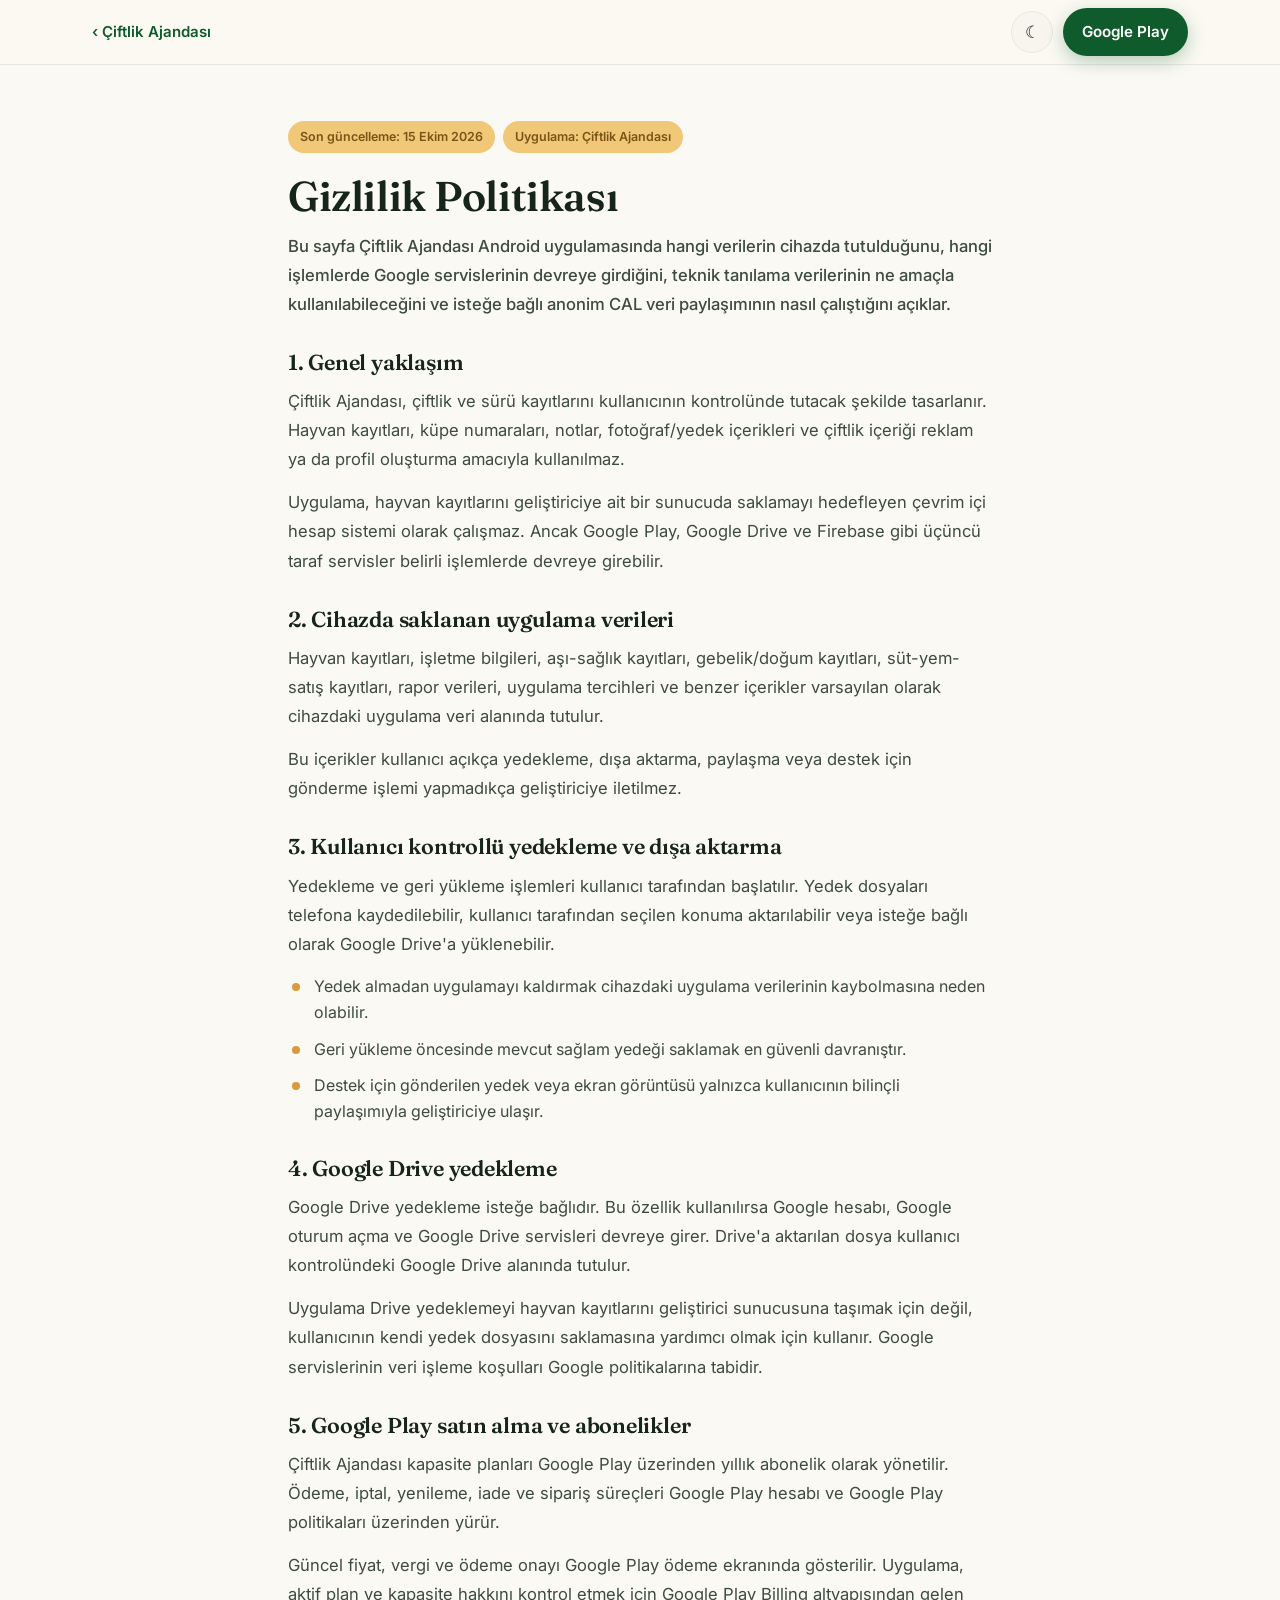
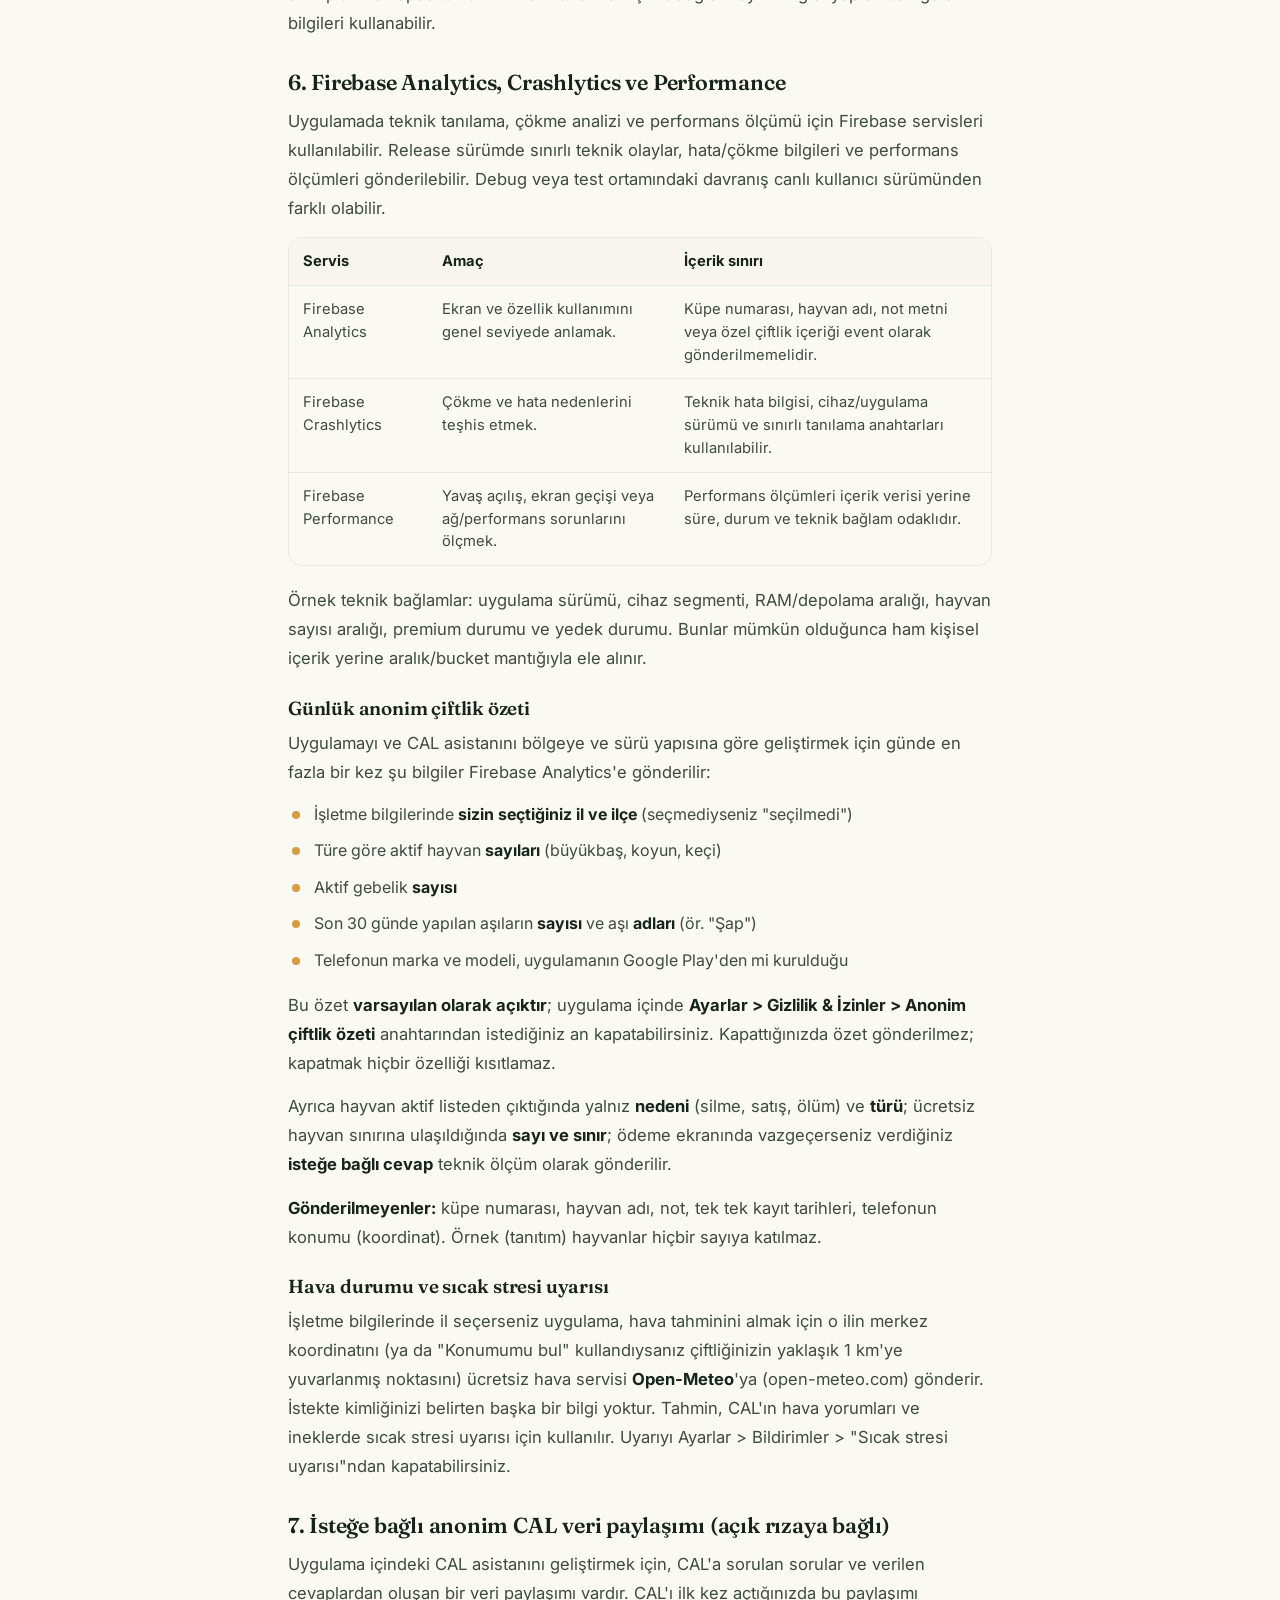
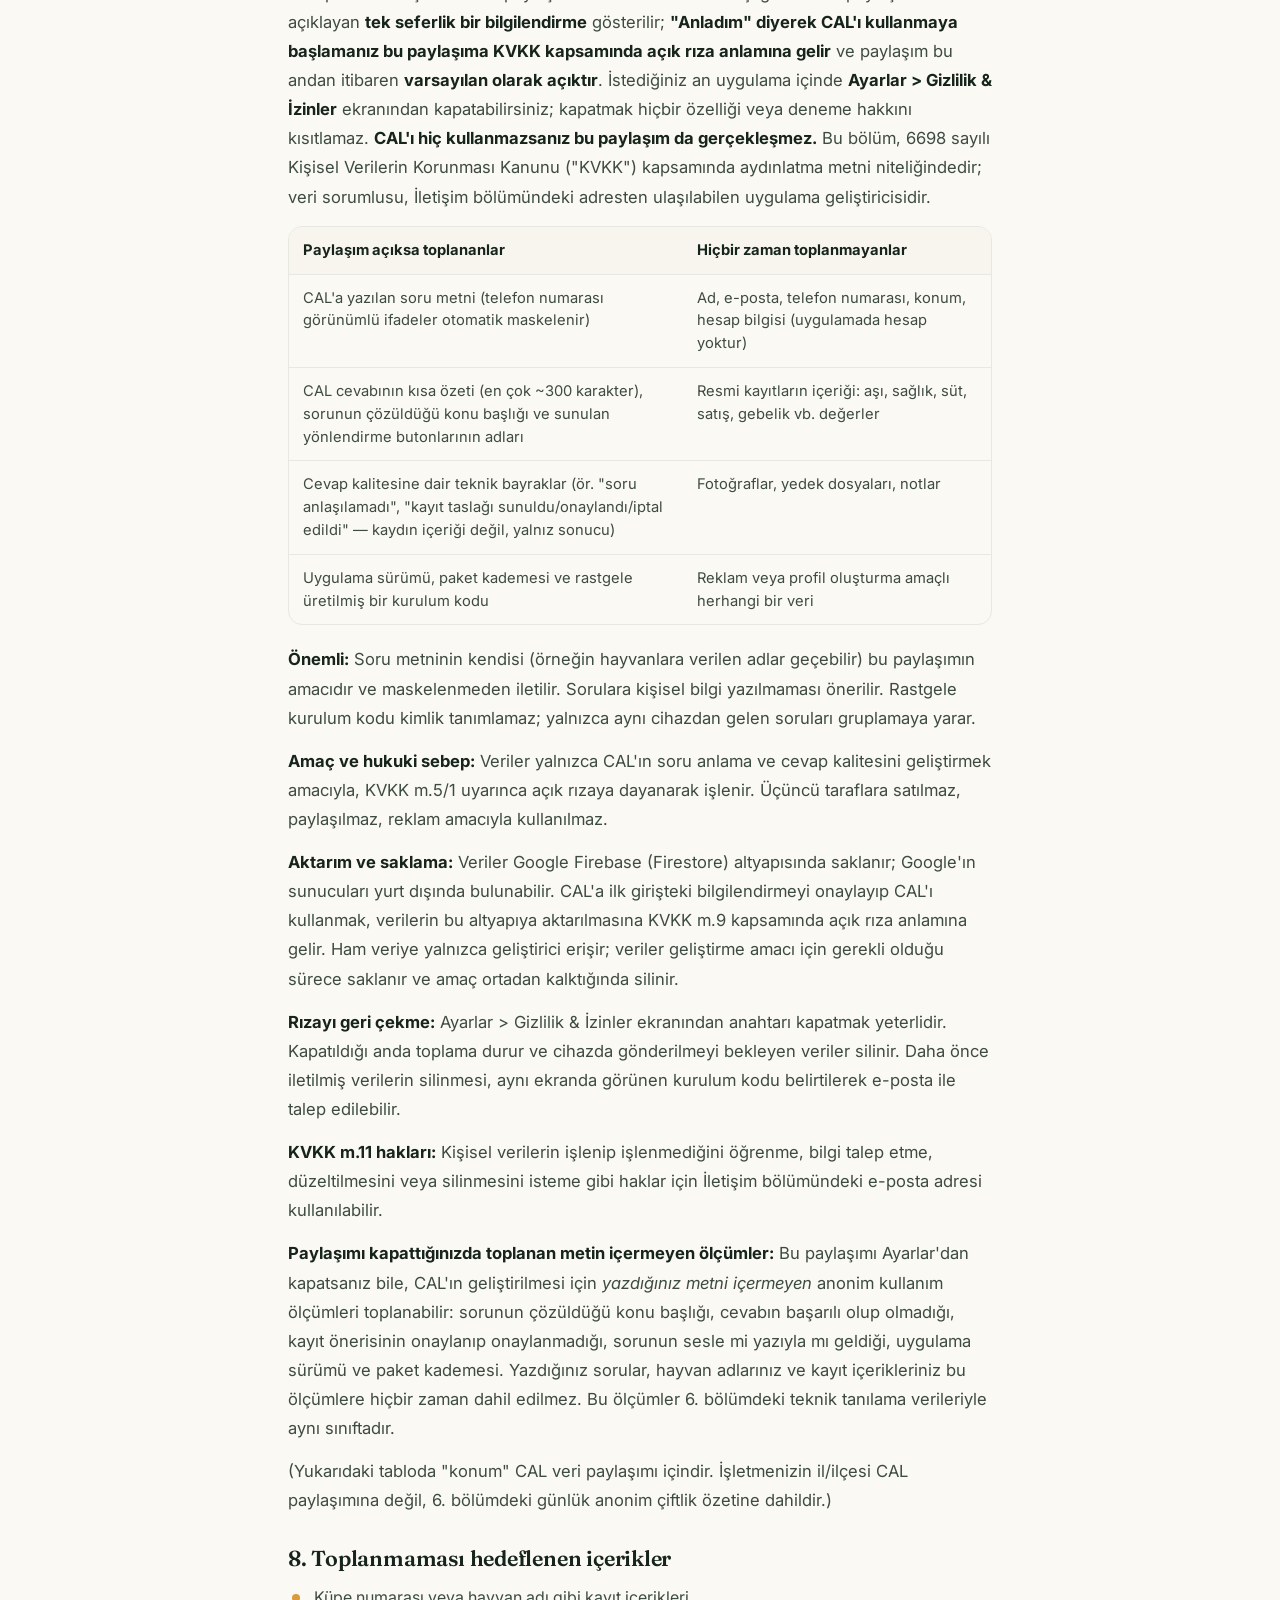
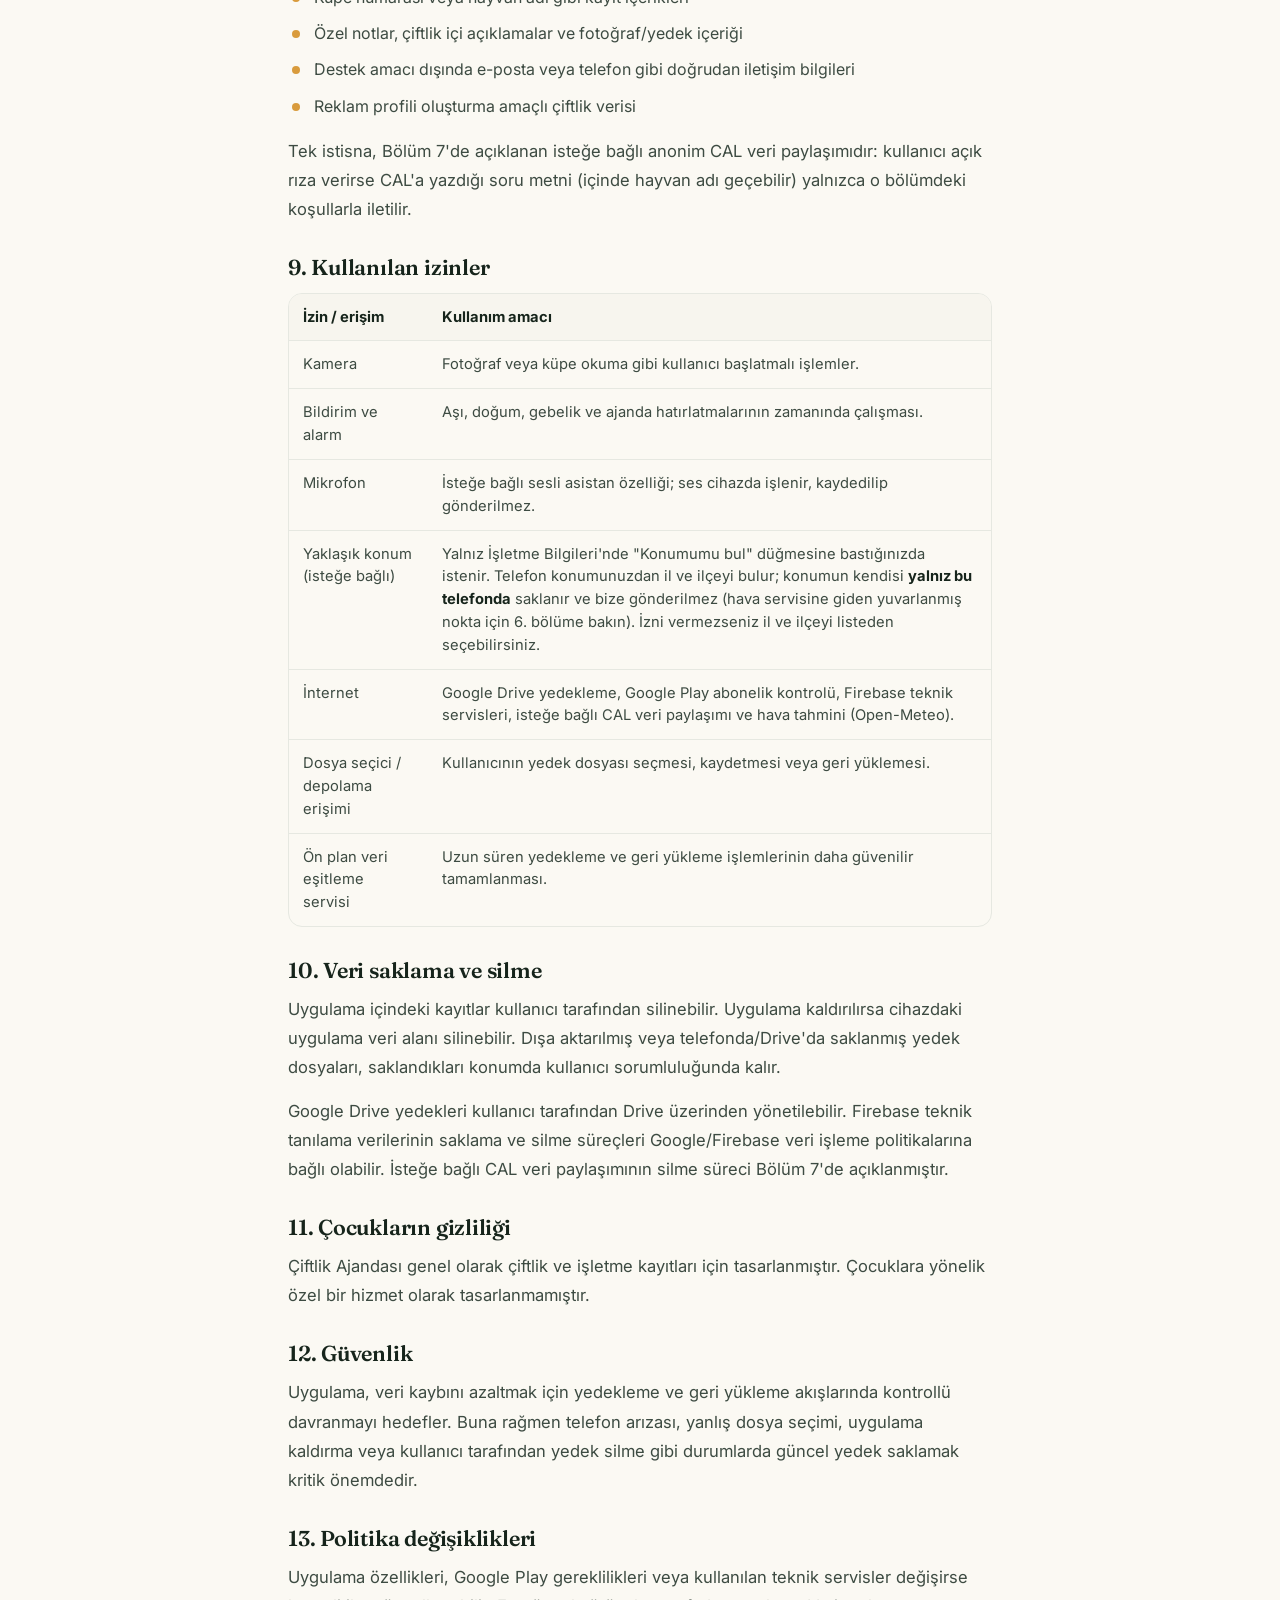
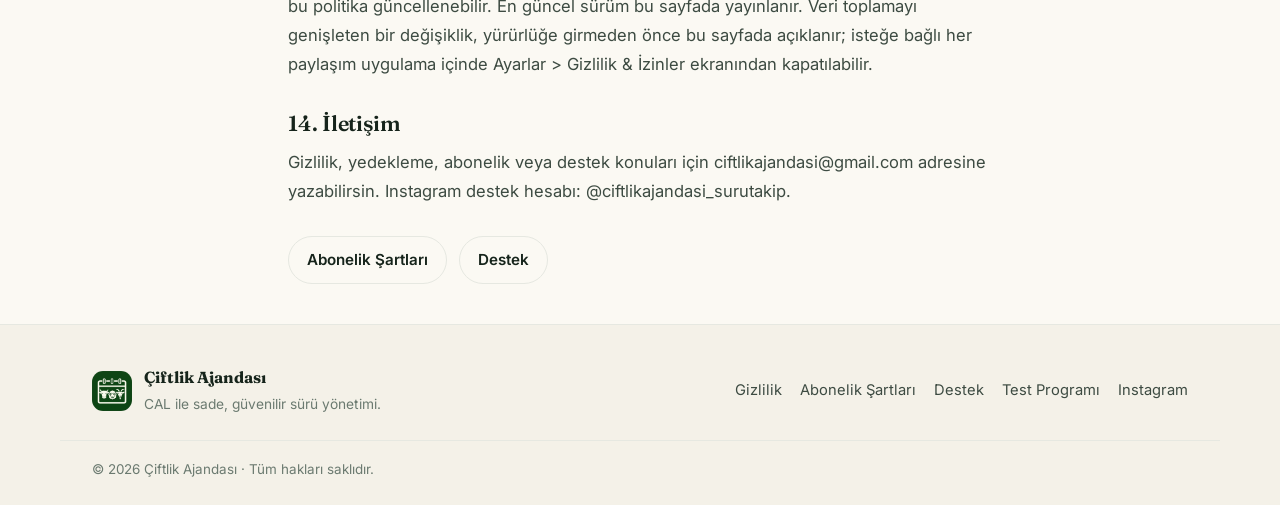
<file: privacy.html>
<!doctype html>
<html lang="tr" data-theme="light">
<head>
  <meta charset="utf-8"/>
  <meta name="viewport" content="width=device-width,initial-scale=1"/>
  <title>Gizlilik Politikası — Çiftlik Ajandası</title>
  <meta name="description" content="Çiftlik Ajandası gizlilik politikası: cihazda saklanan kayıtlar, kullanıcı kontrollü yedekleme, Google Drive, Google Play satın alma, Firebase teknik tanılama ve isteğe bağlı anonim CAL veri paylaşımı, günlük anonim çiftlik özeti ve hava durumu servisi açıklamaları."/>
  <link rel="canonical" href="https://alibedirhan.github.io/ciftlikajandasi/privacy.html"/>
  <meta name="theme-color" content="#0f5b2b"/>
  <link rel="icon" type="image/png" sizes="32x32" href="assets/img/favicon-32x32.png"/>
  <link rel="apple-touch-icon" href="assets/img/apple-touch-icon.png"/>
  <meta property="og:title" content="Çiftlik Ajandası Gizlilik Politikası"/>
  <meta property="og:description" content="Hayvan kayıtları, yedekleme, Google Drive, Google Play, Firebase teknik servisleri ve isteğe bağlı anonim CAL veri paylaşımı hakkında gizlilik açıklaması."/>
  <meta property="og:url" content="https://alibedirhan.github.io/ciftlikajandasi/privacy.html"/>
  <meta property="og:image" content="https://alibedirhan.github.io/ciftlikajandasi/assets/img/og-image-v2.png"/>
  <meta name="twitter:card" content="summary_large_image"/>
  <link rel="preconnect" href="https://fonts.googleapis.com"/>
  <link rel="preconnect" href="https://fonts.gstatic.com" crossorigin/>
  <link href="https://fonts.googleapis.com/css2?family=Fraunces:opsz,wght@9..144,400;9..144,500;9..144,600;9..144,700&family=Inter:wght@400;500;600;700&display=swap" rel="stylesheet"/>
  <link rel="stylesheet" href="assets/css/app.css"/>
</head>
<body>
<header class="articleTop">
  <div class="wrap articleTopInner">
    <a class="backLink" href="index.html">‹ Çiftlik Ajandası</a>
    <div class="actions" style="margin-left:auto">
      <button class="iconBtn" id="themeBtn" type="button" aria-label="Temayı değiştir"><span class="themeGlyph">☾</span></button>
      <a class="pill primary" href="https://play.google.com/store/apps/details?id=com.alibedirhan.ciftlik_ajandasi" target="_blank" rel="noopener">Google Play</a>
    </div>
  </div>
</header>

<main class="articleWrap">
  <article class="article">
    <div class="badgeRow"><span class="badge">Son güncelleme: 15 Ekim 2026</span><span class="badge">Uygulama: Çiftlik Ajandası</span></div>
    <h1>Gizlilik Politikası</h1>
    <p class="articleLead">Bu sayfa Çiftlik Ajandası Android uygulamasında hangi verilerin cihazda tutulduğunu, hangi işlemlerde Google servislerinin devreye girdiğini, teknik tanılama verilerinin ne amaçla kullanılabileceğini ve isteğe bağlı anonim CAL veri paylaşımının nasıl çalıştığını açıklar.</p>

    <h2 id="yaklasim">1. Genel yaklaşım</h2>
    <p>Çiftlik Ajandası, çiftlik ve sürü kayıtlarını kullanıcının kontrolünde tutacak şekilde tasarlanır. Hayvan kayıtları, küpe numaraları, notlar, fotoğraf/yedek içerikleri ve çiftlik içeriği reklam ya da profil oluşturma amacıyla kullanılmaz.</p>
    <p>Uygulama, hayvan kayıtlarını geliştiriciye ait bir sunucuda saklamayı hedefleyen çevrim içi hesap sistemi olarak çalışmaz. Ancak Google Play, Google Drive ve Firebase gibi üçüncü taraf servisler belirli işlemlerde devreye girebilir.</p>

    <h2 id="cihaz">2. Cihazda saklanan uygulama verileri</h2>
    <p>Hayvan kayıtları, işletme bilgileri, aşı-sağlık kayıtları, gebelik/doğum kayıtları, süt-yem-satış kayıtları, rapor verileri, uygulama tercihleri ve benzer içerikler varsayılan olarak cihazdaki uygulama veri alanında tutulur.</p>
    <p>Bu içerikler kullanıcı açıkça yedekleme, dışa aktarma, paylaşma veya destek için gönderme işlemi yapmadıkça geliştiriciye iletilmez.</p>

    <h2 id="yedek">3. Kullanıcı kontrollü yedekleme ve dışa aktarma</h2>
    <p>Yedekleme ve geri yükleme işlemleri kullanıcı tarafından başlatılır. Yedek dosyaları telefona kaydedilebilir, kullanıcı tarafından seçilen konuma aktarılabilir veya isteğe bağlı olarak Google Drive'a yüklenebilir.</p>
    <ul>
      <li>Yedek almadan uygulamayı kaldırmak cihazdaki uygulama verilerinin kaybolmasına neden olabilir.</li>
      <li>Geri yükleme öncesinde mevcut sağlam yedeği saklamak en güvenli davranıştır.</li>
      <li>Destek için gönderilen yedek veya ekran görüntüsü yalnızca kullanıcının bilinçli paylaşımıyla geliştiriciye ulaşır.</li>
    </ul>

    <h2 id="drive">4. Google Drive yedekleme</h2>
    <p>Google Drive yedekleme isteğe bağlıdır. Bu özellik kullanılırsa Google hesabı, Google oturum açma ve Google Drive servisleri devreye girer. Drive'a aktarılan dosya kullanıcı kontrolündeki Google Drive alanında tutulur.</p>
    <p>Uygulama Drive yedeklemeyi hayvan kayıtlarını geliştirici sunucusuna taşımak için değil, kullanıcının kendi yedek dosyasını saklamasına yardımcı olmak için kullanır. Google servislerinin veri işleme koşulları Google politikalarına tabidir.</p>

    <h2 id="billing">5. Google Play satın alma ve abonelikler</h2>
    <p>Çiftlik Ajandası kapasite planları Google Play üzerinden yıllık abonelik olarak yönetilir. Ödeme, iptal, yenileme, iade ve sipariş süreçleri Google Play hesabı ve Google Play politikaları üzerinden yürür.</p>
    <p>Güncel fiyat, vergi ve ödeme onayı Google Play ödeme ekranında gösterilir. Uygulama, aktif plan ve kapasite hakkını kontrol etmek için Google Play Billing altyapısından gelen bilgileri kullanabilir.</p>

    <h2 id="firebase">6. Firebase Analytics, Crashlytics ve Performance</h2>
    <p>Uygulamada teknik tanılama, çökme analizi ve performans ölçümü için Firebase servisleri kullanılabilir. Release sürümde sınırlı teknik olaylar, hata/çökme bilgileri ve performans ölçümleri gönderilebilir. Debug veya test ortamındaki davranış canlı kullanıcı sürümünden farklı olabilir.</p>
    <div class="tableWrap">
      <table>
        <thead><tr><th>Servis</th><th>Amaç</th><th>İçerik sınırı</th></tr></thead>
        <tbody>
          <tr><td>Firebase Analytics</td><td>Ekran ve özellik kullanımını genel seviyede anlamak.</td><td>Küpe numarası, hayvan adı, not metni veya özel çiftlik içeriği event olarak gönderilmemelidir.</td></tr>
          <tr><td>Firebase Crashlytics</td><td>Çökme ve hata nedenlerini teşhis etmek.</td><td>Teknik hata bilgisi, cihaz/uygulama sürümü ve sınırlı tanılama anahtarları kullanılabilir.</td></tr>
          <tr><td>Firebase Performance</td><td>Yavaş açılış, ekran geçişi veya ağ/performans sorunlarını ölçmek.</td><td>Performans ölçümleri içerik verisi yerine süre, durum ve teknik bağlam odaklıdır.</td></tr>
        </tbody>
      </table>
    </div>
    <p>Örnek teknik bağlamlar: uygulama sürümü, cihaz segmenti, RAM/depolama aralığı, hayvan sayısı aralığı, premium durumu ve yedek durumu. Bunlar mümkün olduğunca ham kişisel içerik yerine aralık/bucket mantığıyla ele alınır.</p>
    <h3 id="ciftlik-ozeti">Günlük anonim çiftlik özeti</h3>
    <p>Uygulamayı ve CAL asistanını bölgeye ve sürü yapısına göre geliştirmek için günde en fazla bir kez şu bilgiler Firebase Analytics'e gönderilir:</p>
    <ul>
      <li>İşletme bilgilerinde <strong>sizin seçtiğiniz il ve ilçe</strong> (seçmediyseniz "seçilmedi")</li>
      <li>Türe göre aktif hayvan <strong>sayıları</strong> (büyükbaş, koyun, keçi)</li>
      <li>Aktif gebelik <strong>sayısı</strong></li>
      <li>Son 30 günde yapılan aşıların <strong>sayısı</strong> ve aşı <strong>adları</strong> (ör. "Şap")</li>
      <li>Telefonun marka ve modeli, uygulamanın Google Play'den mi kurulduğu</li>
    </ul>
    <p>Bu özet <strong>varsayılan olarak açıktır</strong>; uygulama içinde <strong>Ayarlar &gt; Gizlilik &amp; İzinler &gt; Anonim çiftlik özeti</strong> anahtarından istediğiniz an kapatabilirsiniz. Kapattığınızda özet gönderilmez; kapatmak hiçbir özelliği kısıtlamaz.</p>
    <p>Ayrıca hayvan aktif listeden çıktığında yalnız <strong>nedeni</strong> (silme, satış, ölüm) ve <strong>türü</strong>; ücretsiz hayvan sınırına ulaşıldığında <strong>sayı ve sınır</strong>; ödeme ekranında vazgeçerseniz verdiğiniz <strong>isteğe bağlı cevap</strong> teknik ölçüm olarak gönderilir.</p>
    <p><strong>Gönderilmeyenler:</strong> küpe numarası, hayvan adı, not, tek tek kayıt tarihleri, telefonun konumu (koordinat). Örnek (tanıtım) hayvanlar hiçbir sayıya katılmaz.</p>
    <h3 id="hava">Hava durumu ve sıcak stresi uyarısı</h3>
    <p>İşletme bilgilerinde il seçerseniz uygulama, hava tahminini almak için o ilin merkez koordinatını (ya da "Konumumu bul" kullandıysanız çiftliğinizin yaklaşık 1 km'ye yuvarlanmış noktasını) ücretsiz hava servisi <strong>Open-Meteo</strong>'ya (open-meteo.com) gönderir. İstekte kimliğinizi belirten başka bir bilgi yoktur. Tahmin, CAL'ın hava yorumları ve ineklerde sıcak stresi uyarısı için kullanılır. Uyarıyı Ayarlar &gt; Bildirimler &gt; "Sıcak stresi uyarısı"ndan kapatabilirsiniz.</p>

    <h2 id="cal-paylasim">7. İsteğe bağlı anonim CAL veri paylaşımı (açık rızaya bağlı)</h2>
    <p>Uygulama içindeki CAL asistanını geliştirmek için, CAL'a sorulan sorular ve verilen cevaplardan oluşan bir veri paylaşımı vardır. CAL'ı ilk kez açtığınızda bu paylaşımı açıklayan <strong>tek seferlik bir bilgilendirme</strong> gösterilir; <strong>"Anladım" diyerek CAL'ı kullanmaya başlamanız bu paylaşıma KVKK kapsamında açık rıza anlamına gelir</strong> ve paylaşım bu andan itibaren <strong>varsayılan olarak açıktır</strong>. İstediğiniz an uygulama içinde <strong>Ayarlar &gt; Gizlilik &amp; İzinler</strong> ekranından kapatabilirsiniz; kapatmak hiçbir özelliği veya deneme hakkını kısıtlamaz. <strong>CAL'ı hiç kullanmazsanız bu paylaşım da gerçekleşmez.</strong> Bu bölüm, 6698 sayılı Kişisel Verilerin Korunması Kanunu ("KVKK") kapsamında aydınlatma metni niteliğindedir; veri sorumlusu, İletişim bölümündeki adresten ulaşılabilen uygulama geliştiricisidir.</p>
    <div class="tableWrap">
      <table>
        <thead><tr><th>Paylaşım açıksa toplananlar</th><th>Hiçbir zaman toplanmayanlar</th></tr></thead>
        <tbody>
          <tr><td>CAL'a yazılan soru metni (telefon numarası görünümlü ifadeler otomatik maskelenir)</td><td>Ad, e-posta, telefon numarası, konum, hesap bilgisi (uygulamada hesap yoktur)</td></tr>
          <tr><td>CAL cevabının kısa özeti (en çok ~300 karakter), sorunun çözüldüğü konu başlığı ve sunulan yönlendirme butonlarının adları</td><td>Resmi kayıtların içeriği: aşı, sağlık, süt, satış, gebelik vb. değerler</td></tr>
          <tr><td>Cevap kalitesine dair teknik bayraklar (ör. "soru anlaşılamadı", "kayıt taslağı sunuldu/onaylandı/iptal edildi" — kaydın içeriği değil, yalnız sonucu)</td><td>Fotoğraflar, yedek dosyaları, notlar</td></tr>
          <tr><td>Uygulama sürümü, paket kademesi ve rastgele üretilmiş bir kurulum kodu</td><td>Reklam veya profil oluşturma amaçlı herhangi bir veri</td></tr>
        </tbody>
      </table>
    </div>
    <p><strong>Önemli:</strong> Soru metninin kendisi (örneğin hayvanlara verilen adlar geçebilir) bu paylaşımın amacıdır ve maskelenmeden iletilir. Sorulara kişisel bilgi yazılmaması önerilir. Rastgele kurulum kodu kimlik tanımlamaz; yalnızca aynı cihazdan gelen soruları gruplamaya yarar.</p>
    <p><strong>Amaç ve hukuki sebep:</strong> Veriler yalnızca CAL'ın soru anlama ve cevap kalitesini geliştirmek amacıyla, KVKK m.5/1 uyarınca açık rızaya dayanarak işlenir. Üçüncü taraflara satılmaz, paylaşılmaz, reklam amacıyla kullanılmaz.</p>
    <p><strong>Aktarım ve saklama:</strong> Veriler Google Firebase (Firestore) altyapısında saklanır; Google'ın sunucuları yurt dışında bulunabilir. CAL'a ilk girişteki bilgilendirmeyi onaylayıp CAL'ı kullanmak, verilerin bu altyapıya aktarılmasına KVKK m.9 kapsamında açık rıza anlamına gelir. Ham veriye yalnızca geliştirici erişir; veriler geliştirme amacı için gerekli olduğu sürece saklanır ve amaç ortadan kalktığında silinir.</p>
    <p><strong>Rızayı geri çekme:</strong> Ayarlar &gt; Gizlilik &amp; İzinler ekranından anahtarı kapatmak yeterlidir. Kapatıldığı anda toplama durur ve cihazda gönderilmeyi bekleyen veriler silinir. Daha önce iletilmiş verilerin silinmesi, aynı ekranda görünen kurulum kodu belirtilerek e-posta ile talep edilebilir.</p>
    <p><strong>KVKK m.11 hakları:</strong> Kişisel verilerin işlenip işlenmediğini öğrenme, bilgi talep etme, düzeltilmesini veya silinmesini isteme gibi haklar için İletişim bölümündeki e-posta adresi kullanılabilir.</p>
    <p><strong>Paylaşımı kapattığınızda toplanan metin içermeyen ölçümler:</strong> Bu paylaşımı Ayarlar'dan kapatsanız bile, CAL'ın geliştirilmesi için <em>yazdığınız metni içermeyen</em> anonim kullanım ölçümleri toplanabilir: sorunun çözüldüğü konu başlığı, cevabın başarılı olup olmadığı, kayıt önerisinin onaylanıp onaylanmadığı, sorunun sesle mi yazıyla mı geldiği, uygulama sürümü ve paket kademesi. Yazdığınız sorular, hayvan adlarınız ve kayıt içerikleriniz bu ölçümlere hiçbir zaman dahil edilmez. Bu ölçümler 6. bölümdeki teknik tanılama verileriyle aynı sınıftadır.</p>
    <p>(Yukarıdaki tabloda "konum" CAL veri paylaşımı içindir. İşletmenizin il/ilçesi CAL paylaşımına değil, 6. bölümdeki günlük anonim çiftlik özetine dahildir.)</p>

    <h2>8. Toplanmaması hedeflenen içerikler</h2>
    <ul>
      <li>Küpe numarası veya hayvan adı gibi kayıt içerikleri</li>
      <li>Özel notlar, çiftlik içi açıklamalar ve fotoğraf/yedek içeriği</li>
      <li>Destek amacı dışında e-posta veya telefon gibi doğrudan iletişim bilgileri</li>
      <li>Reklam profili oluşturma amaçlı çiftlik verisi</li>
    </ul>
    <p>Tek istisna, Bölüm 7'de açıklanan isteğe bağlı anonim CAL veri paylaşımıdır: kullanıcı açık rıza verirse CAL'a yazdığı soru metni (içinde hayvan adı geçebilir) yalnızca o bölümdeki koşullarla iletilir.</p>

    <h2 id="izinler">9. Kullanılan izinler</h2>
    <div class="tableWrap">
      <table>
        <thead><tr><th>İzin / erişim</th><th>Kullanım amacı</th></tr></thead>
        <tbody>
          <tr><td>Kamera</td><td>Fotoğraf veya küpe okuma gibi kullanıcı başlatmalı işlemler.</td></tr>
          <tr><td>Bildirim ve alarm</td><td>Aşı, doğum, gebelik ve ajanda hatırlatmalarının zamanında çalışması.</td></tr>
          <tr><td>Mikrofon</td><td>İsteğe bağlı sesli asistan özelliği; ses cihazda işlenir, kaydedilip gönderilmez.</td></tr>
          <tr><td>Yaklaşık konum (isteğe bağlı)</td><td>Yalnız İşletme Bilgileri'nde "Konumumu bul" düğmesine bastığınızda istenir. Telefon konumunuzdan il ve ilçeyi bulur; konumun kendisi <strong>yalnız bu telefonda</strong> saklanır ve bize gönderilmez (hava servisine giden yuvarlanmış nokta için 6. bölüme bakın). İzni vermezseniz il ve ilçeyi listeden seçebilirsiniz.</td></tr>
          <tr><td>İnternet</td><td>Google Drive yedekleme, Google Play abonelik kontrolü, Firebase teknik servisleri, isteğe bağlı CAL veri paylaşımı ve hava tahmini (Open-Meteo).</td></tr>
          <tr><td>Dosya seçici / depolama erişimi</td><td>Kullanıcının yedek dosyası seçmesi, kaydetmesi veya geri yüklemesi.</td></tr>
          <tr><td>Ön plan veri eşitleme servisi</td><td>Uzun süren yedekleme ve geri yükleme işlemlerinin daha güvenilir tamamlanması.</td></tr>
        </tbody>
      </table>
    </div>

    <h2 id="silme">10. Veri saklama ve silme</h2>
    <p>Uygulama içindeki kayıtlar kullanıcı tarafından silinebilir. Uygulama kaldırılırsa cihazdaki uygulama veri alanı silinebilir. Dışa aktarılmış veya telefonda/Drive'da saklanmış yedek dosyaları, saklandıkları konumda kullanıcı sorumluluğunda kalır.</p>
    <p>Google Drive yedekleri kullanıcı tarafından Drive üzerinden yönetilebilir. Firebase teknik tanılama verilerinin saklama ve silme süreçleri Google/Firebase veri işleme politikalarına bağlı olabilir. İsteğe bağlı CAL veri paylaşımının silme süreci Bölüm 7'de açıklanmıştır.</p>

    <h2>11. Çocukların gizliliği</h2>
    <p>Çiftlik Ajandası genel olarak çiftlik ve işletme kayıtları için tasarlanmıştır. Çocuklara yönelik özel bir hizmet olarak tasarlanmamıştır.</p>

    <h2>12. Güvenlik</h2>
    <p>Uygulama, veri kaybını azaltmak için yedekleme ve geri yükleme akışlarında kontrollü davranmayı hedefler. Buna rağmen telefon arızası, yanlış dosya seçimi, uygulama kaldırma veya kullanıcı tarafından yedek silme gibi durumlarda güncel yedek saklamak kritik önemdedir.</p>

    <h2>13. Politika değişiklikleri</h2>
    <p>Uygulama özellikleri, Google Play gereklilikleri veya kullanılan teknik servisler değişirse bu politika güncellenebilir. En güncel sürüm bu sayfada yayınlanır. Veri toplamayı genişleten bir değişiklik, yürürlüğe girmeden önce bu sayfada açıklanır; isteğe bağlı her paylaşım uygulama içinde Ayarlar &gt; Gizlilik &amp; İzinler ekranından kapatılabilir.</p>

    <h2 id="iletisim">14. İletişim</h2>
    <p>Gizlilik, yedekleme, abonelik veya destek konuları için <a href="mailto:ciftlikajandasi@gmail.com">ciftlikajandasi@gmail.com</a> adresine yazabilirsin. Instagram destek hesabı: <a href="https://www.instagram.com/ciftlikajandasi_surutakip/" target="_blank" rel="noopener">@ciftlikajandasi_surutakip</a>.</p>

    <div class="articleCta">
      <a class="pill ghost" href="terms.html">Abonelik Şartları</a>
      <a class="pill ghost" href="support.html">Destek</a>
    </div>
  </article>
</main>

<footer class="footer">
  <div class="wrap footerGrid">
    <div class="footerBrand">
      <img src="assets/img/app_icon_v2.png" alt="" aria-hidden="true"/>
      <div>
        <strong>Çiftlik Ajandası</strong>
        <span>CAL ile sade, güvenilir sürü yönetimi.</span>
      </div>
    </div>
    <div class="footerLinks">
      <a href="privacy.html">Gizlilik</a>
      <a href="terms.html">Abonelik Şartları</a>
      <a href="support.html">Destek</a>
      <a href="beta.html">Test Programı</a>
      <a href="https://www.instagram.com/ciftlikajandasi_surutakip/" target="_blank" rel="noopener">Instagram</a>
    </div>
  </div>
  <div class="wrap footerBase">© 2026 Çiftlik Ajandası · Tüm hakları saklıdır.</div>
</footer>

<script src="assets/js/app.js" defer></script>
</body>
</html>
</file>
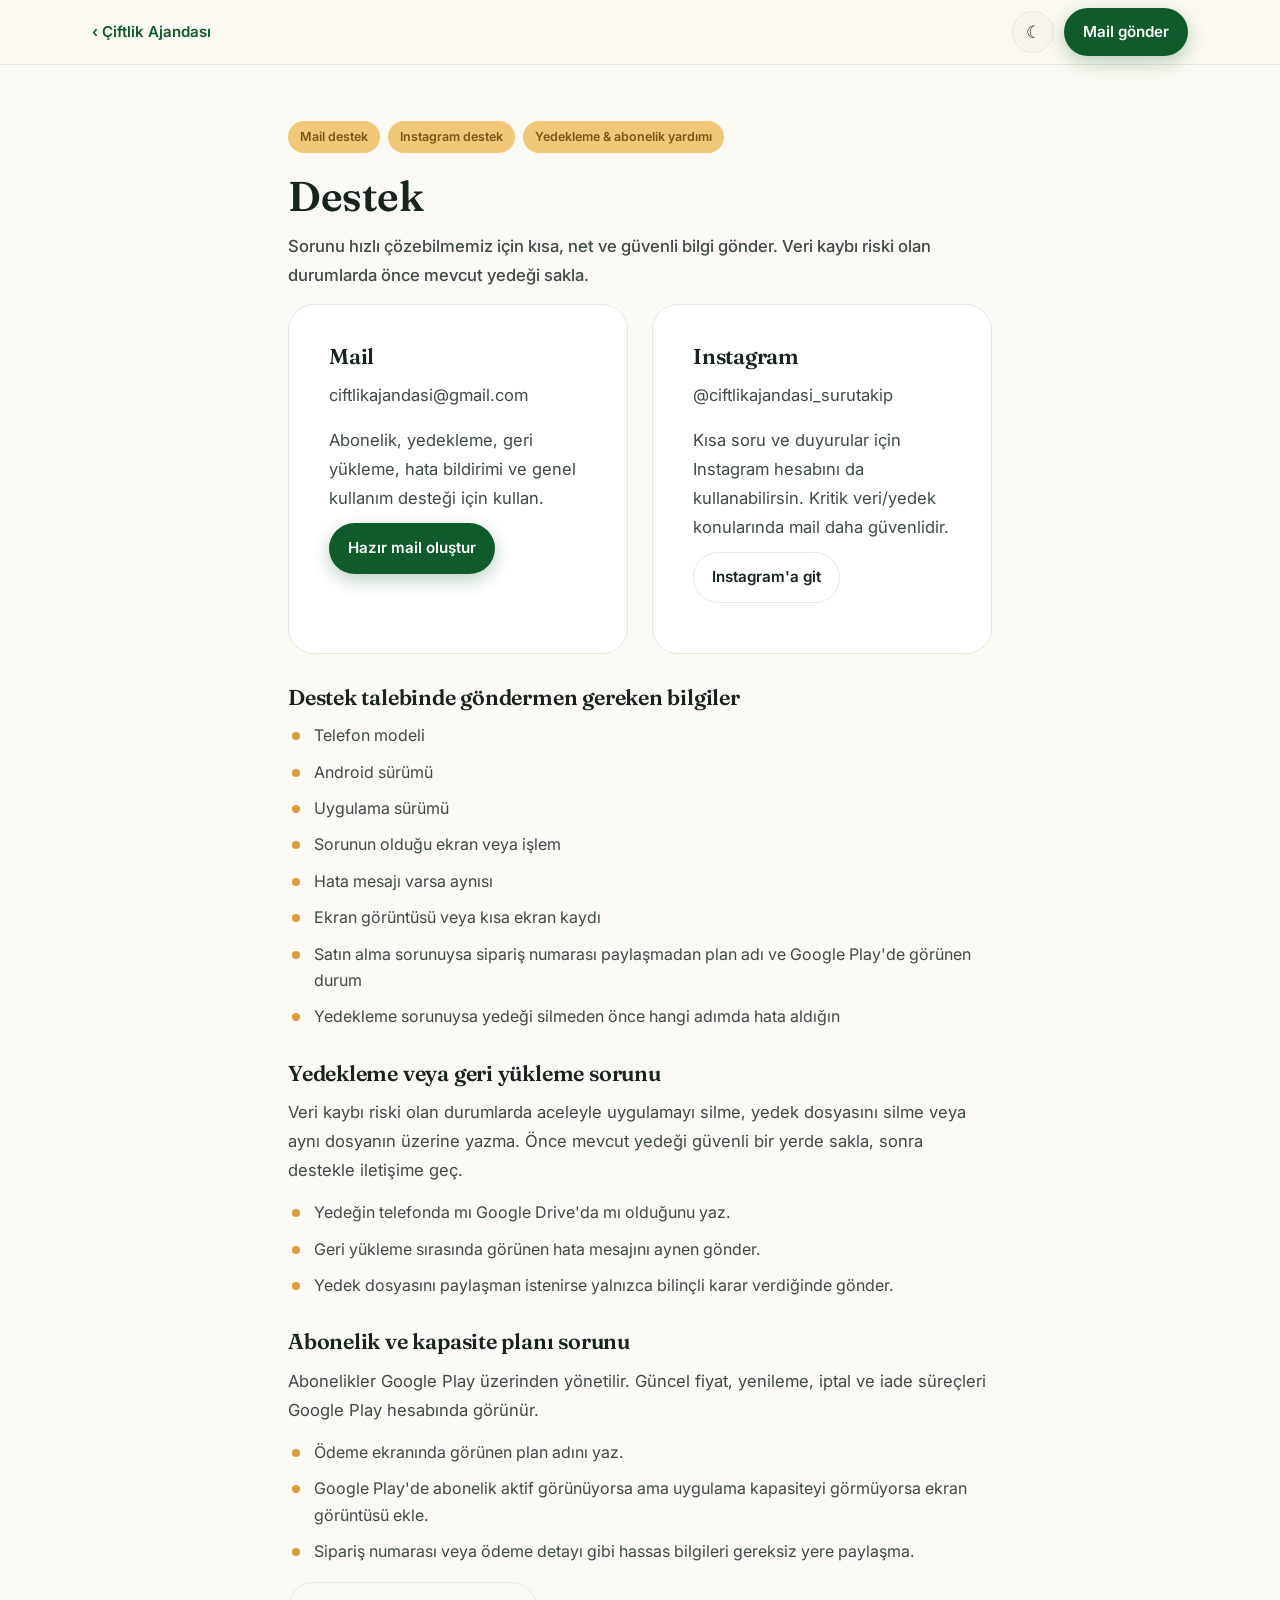
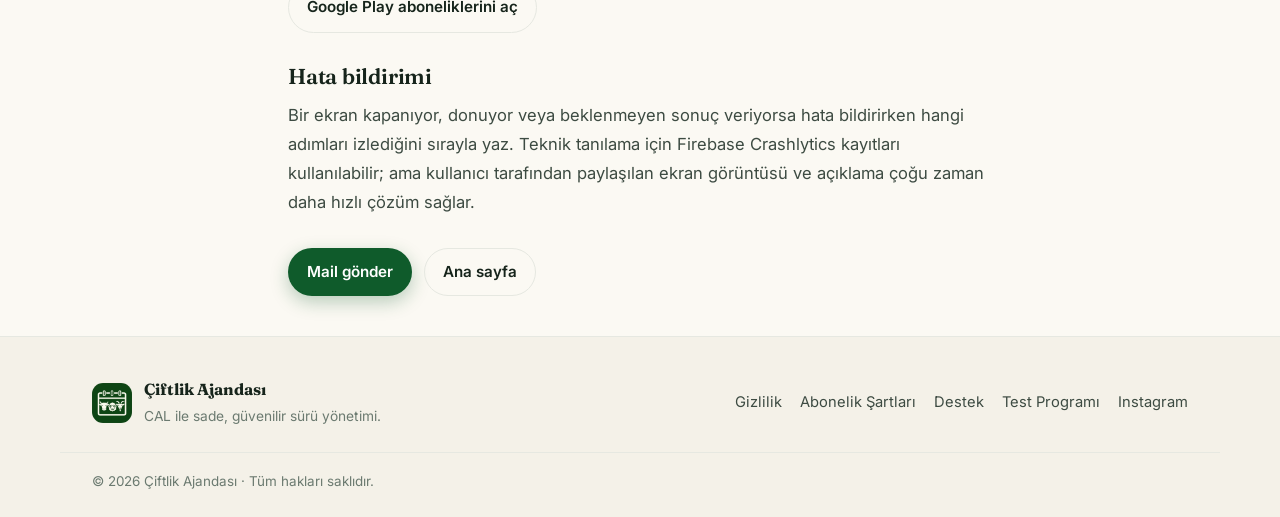
<file: support.html>
<!doctype html>
<html lang="tr" data-theme="light">
<head>
  <meta charset="utf-8"/>
  <meta name="viewport" content="width=device-width,initial-scale=1"/>
  <title>Destek — Çiftlik Ajandası</title>
  <meta name="description" content="Çiftlik Ajandası destek sayfası: abonelik, yedekleme, veri geri yükleme, hata bildirimi ve Instagram destek kanalı."/>
  <link rel="canonical" href="https://alibedirhan.github.io/ciftlikajandasi/support.html"/>
  <meta name="theme-color" content="#0f5b2b"/>
  <link rel="icon" type="image/png" sizes="32x32" href="assets/img/favicon-32x32.png"/>
  <link rel="apple-touch-icon" href="assets/img/apple-touch-icon.png"/>
  <meta property="og:title" content="Çiftlik Ajandası Destek"/>
  <meta property="og:description" content="Yedekleme, abonelik, hata bildirimi ve kullanım desteği."/>
  <meta property="og:url" content="https://alibedirhan.github.io/ciftlikajandasi/support.html"/>
  <meta property="og:image" content="https://alibedirhan.github.io/ciftlikajandasi/assets/img/og-image-v2.png"/>
  <meta name="twitter:card" content="summary_large_image"/>
  <link rel="preconnect" href="https://fonts.googleapis.com"/>
  <link rel="preconnect" href="https://fonts.gstatic.com" crossorigin/>
  <link href="https://fonts.googleapis.com/css2?family=Fraunces:opsz,wght@9..144,400;9..144,500;9..144,600;9..144,700&family=Inter:wght@400;500;600;700&display=swap" rel="stylesheet"/>
  <link rel="stylesheet" href="assets/css/app.css"/>
</head>
<body>
<header class="articleTop">
  <div class="wrap articleTopInner">
    <a class="backLink" href="index.html">‹ Çiftlik Ajandası</a>
    <div class="actions" style="margin-left:auto">
      <button class="iconBtn" id="themeBtn" type="button" aria-label="Temayı değiştir"><span class="themeGlyph">☾</span></button>
      <a class="pill primary" href="mailto:ciftlikajandasi@gmail.com">Mail gönder</a>
    </div>
  </div>
</header>

<main class="articleWrap">
  <article class="article">
    <div class="badgeRow"><span class="badge">Mail destek</span><span class="badge">Instagram destek</span><span class="badge">Yedekleme & abonelik yardımı</span></div>
    <h1>Destek</h1>
    <p class="articleLead">Sorunu hızlı çözebilmemiz için kısa, net ve güvenli bilgi gönder. Veri kaybı riski olan durumlarda önce mevcut yedeği sakla.</p>

    <div class="infoGrid">
      <div class="infoPanel reveal">
        <h2>Mail</h2>
        <p><a href="mailto:ciftlikajandasi@gmail.com">ciftlikajandasi@gmail.com</a></p>
        <p class="note">Abonelik, yedekleme, geri yükleme, hata bildirimi ve genel kullanım desteği için kullan.</p>
        <p><a class="pill primary" href="mailto:ciftlikajandasi@gmail.com?subject=Çiftlik%20Ajandası%20Destek%20Talebi&body=Telefon%20modeli:%0AAndroid%20sürümü:%0AUygulama%20sürümü:%0ASorunun%20olduğu%20ekran:%0AHata%20mesajı:%0AYedekleme/abonelik%20bilgisi:%0AAçıklama:">Hazır mail oluştur</a></p>
      </div>
      <div class="infoPanel reveal">
        <h2>Instagram</h2>
        <p><a href="https://www.instagram.com/ciftlikajandasi_surutakip/" target="_blank" rel="noopener">@ciftlikajandasi_surutakip</a></p>
        <p class="note">Kısa soru ve duyurular için Instagram hesabını da kullanabilirsin. Kritik veri/yedek konularında mail daha güvenlidir.</p>
        <p><a class="pill ghost" href="https://www.instagram.com/ciftlikajandasi_surutakip/" target="_blank" rel="noopener">Instagram'a git</a></p>
      </div>
    </div>

    <h2>Destek talebinde göndermen gereken bilgiler</h2>
    <ul>
      <li>Telefon modeli</li>
      <li>Android sürümü</li>
      <li>Uygulama sürümü</li>
      <li>Sorunun olduğu ekran veya işlem</li>
      <li>Hata mesajı varsa aynısı</li>
      <li>Ekran görüntüsü veya kısa ekran kaydı</li>
      <li>Satın alma sorunuysa sipariş numarası paylaşmadan plan adı ve Google Play'de görünen durum</li>
      <li>Yedekleme sorunuysa yedeği silmeden önce hangi adımda hata aldığın</li>
    </ul>

    <h2>Yedekleme veya geri yükleme sorunu</h2>
    <p>Veri kaybı riski olan durumlarda aceleyle uygulamayı silme, yedek dosyasını silme veya aynı dosyanın üzerine yazma. Önce mevcut yedeği güvenli bir yerde sakla, sonra destekle iletişime geç.</p>
    <ul>
      <li>Yedeğin telefonda mı Google Drive'da mı olduğunu yaz.</li>
      <li>Geri yükleme sırasında görünen hata mesajını aynen gönder.</li>
      <li>Yedek dosyasını paylaşman istenirse yalnızca bilinçli karar verdiğinde gönder.</li>
    </ul>

    <h2>Abonelik ve kapasite planı sorunu</h2>
    <p>Abonelikler Google Play üzerinden yönetilir. Güncel fiyat, yenileme, iptal ve iade süreçleri Google Play hesabında görünür.</p>
    <ul>
      <li>Ödeme ekranında görünen plan adını yaz.</li>
      <li>Google Play'de abonelik aktif görünüyorsa ama uygulama kapasiteyi görmüyorsa ekran görüntüsü ekle.</li>
      <li>Sipariş numarası veya ödeme detayı gibi hassas bilgileri gereksiz yere paylaşma.</li>
    </ul>
    <p><a class="pill ghost" href="https://play.google.com/store/account/subscriptions?package=com.alibedirhan.ciftlik_ajandasi" target="_blank" rel="noopener">Google Play aboneliklerini aç</a></p>

    <h2>Hata bildirimi</h2>
    <p>Bir ekran kapanıyor, donuyor veya beklenmeyen sonuç veriyorsa hata bildirirken hangi adımları izlediğini sırayla yaz. Teknik tanılama için Firebase Crashlytics kayıtları kullanılabilir; ama kullanıcı tarafından paylaşılan ekran görüntüsü ve açıklama çoğu zaman daha hızlı çözüm sağlar.</p>

    <div class="articleCta">
      <a class="pill primary" href="mailto:ciftlikajandasi@gmail.com">Mail gönder</a>
      <a class="pill ghost" href="index.html">Ana sayfa</a>
    </div>
  </article>
</main>

<footer class="footer">
  <div class="wrap footerGrid">
    <div class="footerBrand">
      <img src="assets/img/app_icon_v2.png" alt="" aria-hidden="true"/>
      <div>
        <strong>Çiftlik Ajandası</strong>
        <span>CAL ile sade, güvenilir sürü yönetimi.</span>
      </div>
    </div>
    <div class="footerLinks">
      <a href="privacy.html">Gizlilik</a>
      <a href="terms.html">Abonelik Şartları</a>
      <a href="support.html">Destek</a>
      <a href="beta.html">Test Programı</a>
      <a href="https://www.instagram.com/ciftlikajandasi_surutakip/" target="_blank" rel="noopener">Instagram</a>
    </div>
  </div>
  <div class="wrap footerBase">© 2026 Çiftlik Ajandası · Tüm hakları saklıdır.</div>
</footer>

<script src="assets/js/app.js" defer></script>
</body>
</html>
</file>
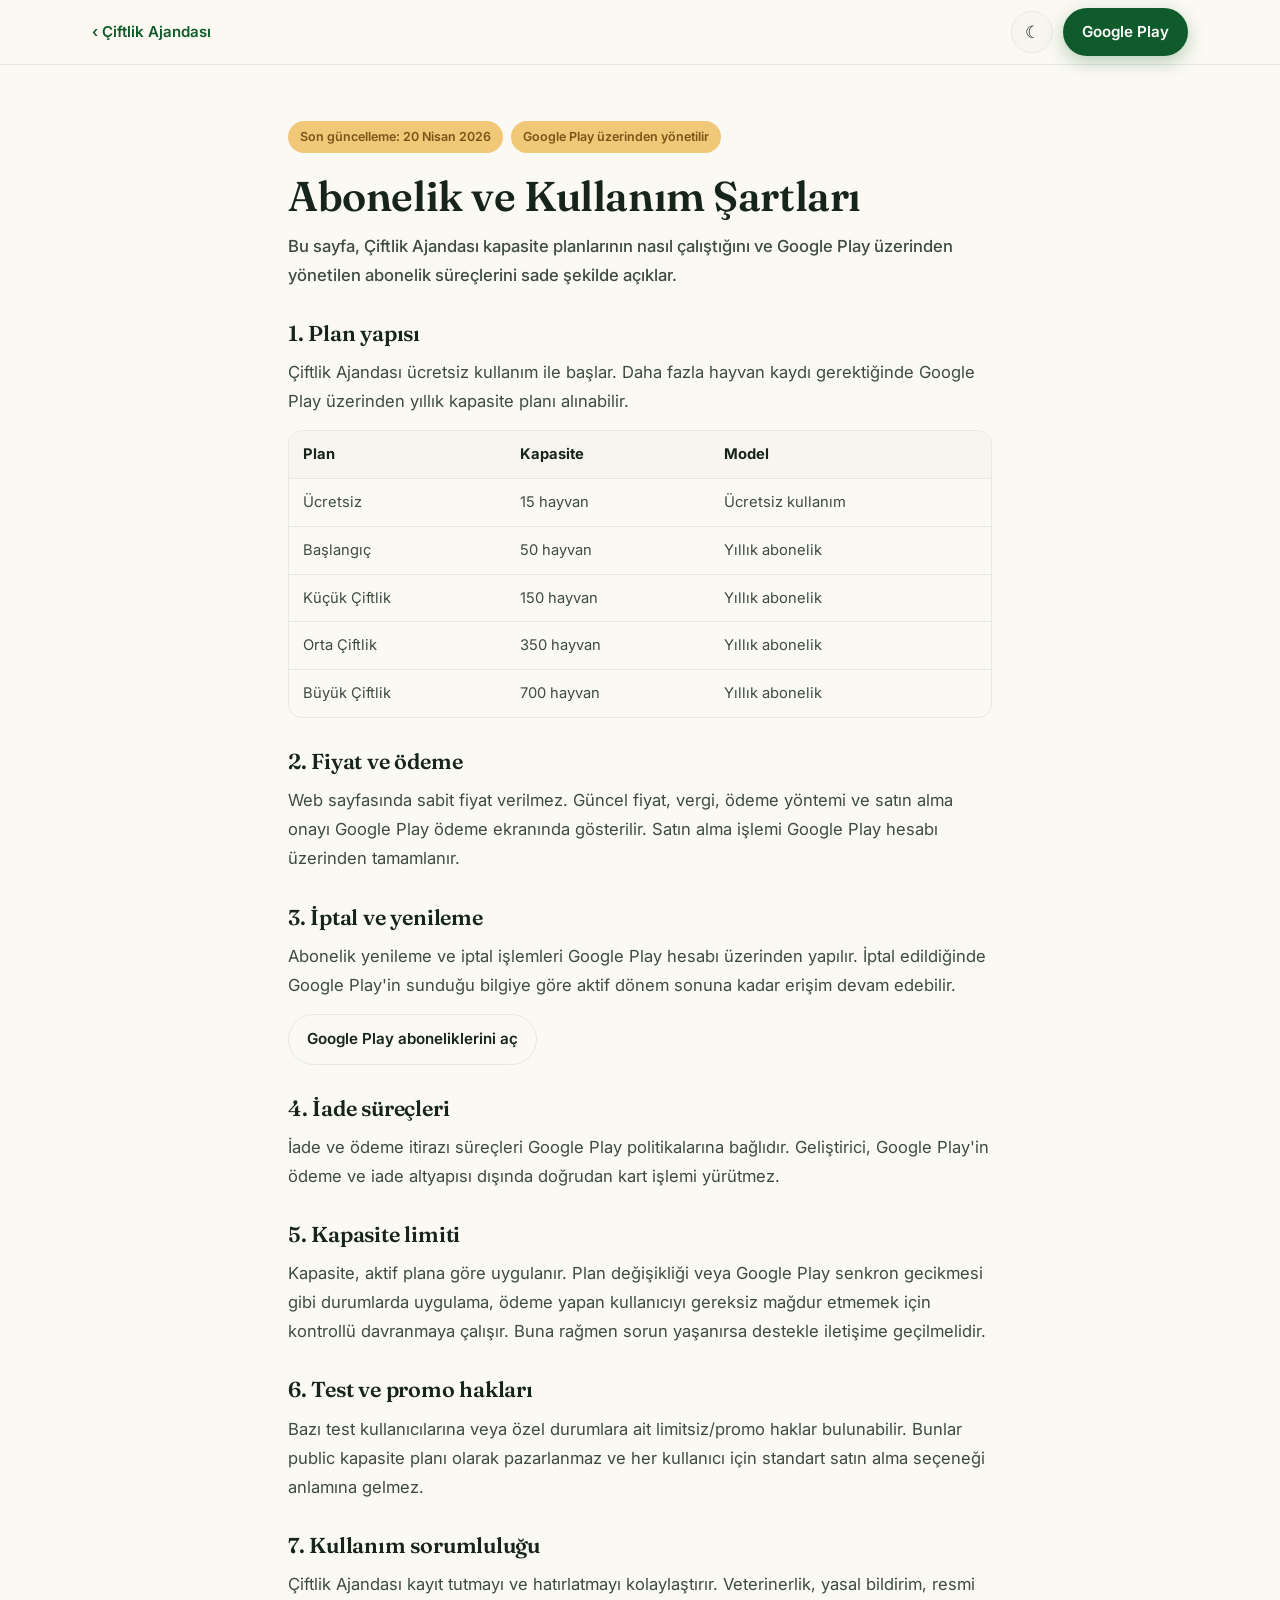
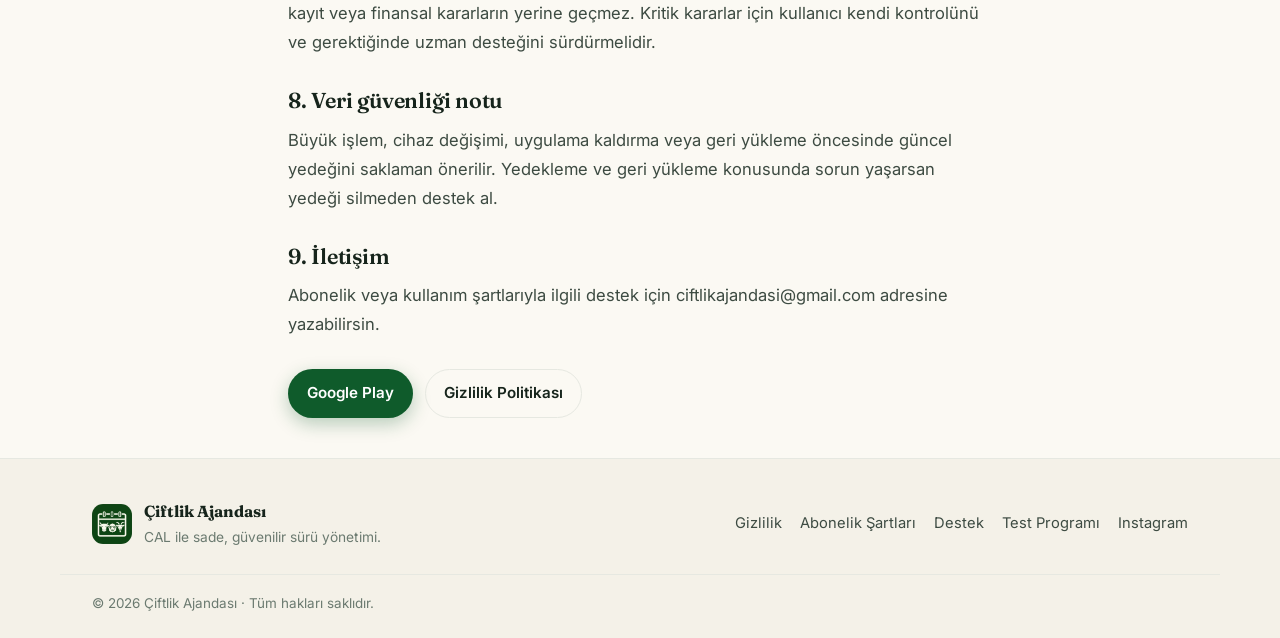
<file: terms.html>
<!doctype html>
<html lang="tr" data-theme="light">
<head>
  <meta charset="utf-8"/>
  <meta name="viewport" content="width=device-width,initial-scale=1"/>
  <title>Abonelik ve Kullanım Şartları — Çiftlik Ajandası</title>
  <meta name="description" content="Çiftlik Ajandası yıllık kapasite planları, Google Play abonelik yönetimi, iptal, yenileme, iade ve kullanım notları."/>
  <link rel="canonical" href="https://alibedirhan.github.io/ciftlikajandasi/terms.html"/>
  <meta name="theme-color" content="#0f5b2b"/>
  <link rel="icon" type="image/png" sizes="32x32" href="assets/img/favicon-32x32.png"/>
  <link rel="apple-touch-icon" href="assets/img/apple-touch-icon.png"/>
  <meta property="og:title" content="Çiftlik Ajandası Abonelik ve Kullanım Şartları"/>
  <meta property="og:description" content="Yıllık kapasite planları ve Google Play üzerinden abonelik yönetimi."/>
  <meta property="og:url" content="https://alibedirhan.github.io/ciftlikajandasi/terms.html"/>
  <meta property="og:image" content="https://alibedirhan.github.io/ciftlikajandasi/assets/img/og-image-v2.png"/>
  <meta name="twitter:card" content="summary_large_image"/>
  <link rel="preconnect" href="https://fonts.googleapis.com"/>
  <link rel="preconnect" href="https://fonts.gstatic.com" crossorigin/>
  <link href="https://fonts.googleapis.com/css2?family=Fraunces:opsz,wght@9..144,400;9..144,500;9..144,600;9..144,700&family=Inter:wght@400;500;600;700&display=swap" rel="stylesheet"/>
  <link rel="stylesheet" href="assets/css/app.css"/>
</head>
<body>
<header class="articleTop">
  <div class="wrap articleTopInner">
    <a class="backLink" href="index.html">‹ Çiftlik Ajandası</a>
    <div class="actions" style="margin-left:auto">
      <button class="iconBtn" id="themeBtn" type="button" aria-label="Temayı değiştir"><span class="themeGlyph">☾</span></button>
      <a class="pill primary" href="https://play.google.com/store/apps/details?id=com.alibedirhan.ciftlik_ajandasi" target="_blank" rel="noopener">Google Play</a>
    </div>
  </div>
</header>

<main class="articleWrap">
  <article class="article">
    <div class="badgeRow"><span class="badge">Son güncelleme: 20 Nisan 2026</span><span class="badge">Google Play üzerinden yönetilir</span></div>
    <h1>Abonelik ve Kullanım Şartları</h1>
    <p class="articleLead">Bu sayfa, Çiftlik Ajandası kapasite planlarının nasıl çalıştığını ve Google Play üzerinden yönetilen abonelik süreçlerini sade şekilde açıklar.</p>

    <h2>1. Plan yapısı</h2>
    <p>Çiftlik Ajandası ücretsiz kullanım ile başlar. Daha fazla hayvan kaydı gerektiğinde Google Play üzerinden yıllık kapasite planı alınabilir.</p>
    <div class="tableWrap">
      <table>
        <thead><tr><th>Plan</th><th>Kapasite</th><th>Model</th></tr></thead>
        <tbody>
          <tr><td>Ücretsiz</td><td>15 hayvan</td><td>Ücretsiz kullanım</td></tr>
          <tr><td>Başlangıç</td><td>50 hayvan</td><td>Yıllık abonelik</td></tr>
          <tr><td>Küçük Çiftlik</td><td>150 hayvan</td><td>Yıllık abonelik</td></tr>
          <tr><td>Orta Çiftlik</td><td>350 hayvan</td><td>Yıllık abonelik</td></tr>
          <tr><td>Büyük Çiftlik</td><td>700 hayvan</td><td>Yıllık abonelik</td></tr>
        </tbody>
      </table>
    </div>

    <h2>2. Fiyat ve ödeme</h2>
    <p>Web sayfasında sabit fiyat verilmez. Güncel fiyat, vergi, ödeme yöntemi ve satın alma onayı Google Play ödeme ekranında gösterilir. Satın alma işlemi Google Play hesabı üzerinden tamamlanır.</p>

    <h2>3. İptal ve yenileme</h2>
    <p>Abonelik yenileme ve iptal işlemleri Google Play hesabı üzerinden yapılır. İptal edildiğinde Google Play'in sunduğu bilgiye göre aktif dönem sonuna kadar erişim devam edebilir.</p>
    <p><a class="pill ghost" href="https://play.google.com/store/account/subscriptions?package=com.alibedirhan.ciftlik_ajandasi" target="_blank" rel="noopener">Google Play aboneliklerini aç</a></p>

    <h2>4. İade süreçleri</h2>
    <p>İade ve ödeme itirazı süreçleri Google Play politikalarına bağlıdır. Geliştirici, Google Play'in ödeme ve iade altyapısı dışında doğrudan kart işlemi yürütmez.</p>

    <h2>5. Kapasite limiti</h2>
    <p>Kapasite, aktif plana göre uygulanır. Plan değişikliği veya Google Play senkron gecikmesi gibi durumlarda uygulama, ödeme yapan kullanıcıyı gereksiz mağdur etmemek için kontrollü davranmaya çalışır. Buna rağmen sorun yaşanırsa destekle iletişime geçilmelidir.</p>

    <h2>6. Test ve promo hakları</h2>
    <p>Bazı test kullanıcılarına veya özel durumlara ait limitsiz/promo haklar bulunabilir. Bunlar public kapasite planı olarak pazarlanmaz ve her kullanıcı için standart satın alma seçeneği anlamına gelmez.</p>

    <h2>7. Kullanım sorumluluğu</h2>
    <p>Çiftlik Ajandası kayıt tutmayı ve hatırlatmayı kolaylaştırır. Veterinerlik, yasal bildirim, resmi kayıt veya finansal kararların yerine geçmez. Kritik kararlar için kullanıcı kendi kontrolünü ve gerektiğinde uzman desteğini sürdürmelidir.</p>

    <h2>8. Veri güvenliği notu</h2>
    <p>Büyük işlem, cihaz değişimi, uygulama kaldırma veya geri yükleme öncesinde güncel yedeğini saklaman önerilir. Yedekleme ve geri yükleme konusunda sorun yaşarsan yedeği silmeden destek al.</p>

    <h2>9. İletişim</h2>
    <p>Abonelik veya kullanım şartlarıyla ilgili destek için <a href="mailto:ciftlikajandasi@gmail.com">ciftlikajandasi@gmail.com</a> adresine yazabilirsin.</p>

    <div class="articleCta">
      <a class="pill primary" href="https://play.google.com/store/apps/details?id=com.alibedirhan.ciftlik_ajandasi" target="_blank" rel="noopener">Google Play</a>
      <a class="pill ghost" href="privacy.html">Gizlilik Politikası</a>
    </div>
  </article>
</main>

<footer class="footer">
  <div class="wrap footerGrid">
    <div class="footerBrand">
      <img src="assets/img/app_icon_v2.png" alt="" aria-hidden="true"/>
      <div>
        <strong>Çiftlik Ajandası</strong>
        <span>CAL ile sade, güvenilir sürü yönetimi.</span>
      </div>
    </div>
    <div class="footerLinks">
      <a href="privacy.html">Gizlilik</a>
      <a href="terms.html">Abonelik Şartları</a>
      <a href="support.html">Destek</a>
      <a href="beta.html">Test Programı</a>
      <a href="https://www.instagram.com/ciftlikajandasi_surutakip/" target="_blank" rel="noopener">Instagram</a>
    </div>
  </div>
  <div class="wrap footerBase">© 2026 Çiftlik Ajandası · Tüm hakları saklıdır.</div>
</footer>

<script src="assets/js/app.js" defer></script>
</body>
</html>
</file>
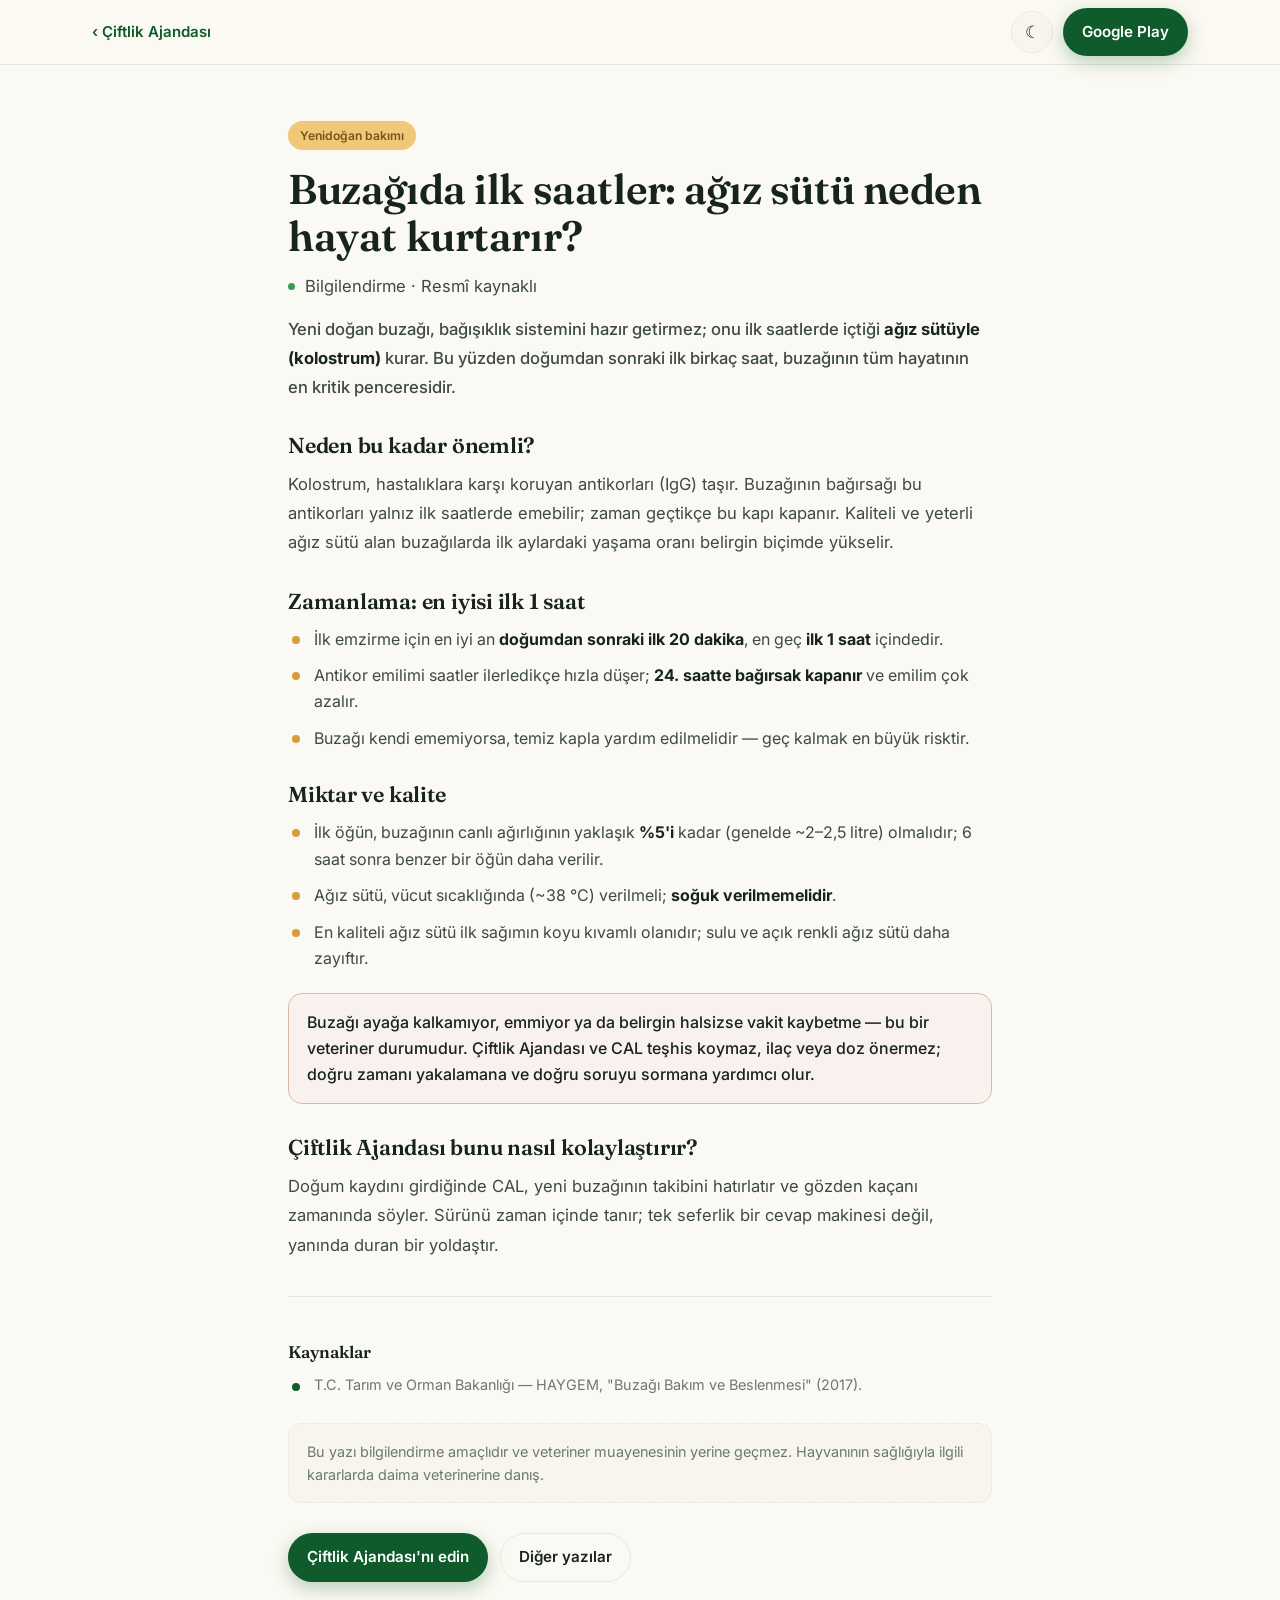
<file: makale/agiz-sutu-kolostrum.html>
<!doctype html>
<html lang="tr" data-theme="light">
<head>
  <meta charset="utf-8"/>
  <meta name="viewport" content="width=device-width,initial-scale=1"/>
  <title>Buzağıda ilk saatler: ağız sütü (kolostrum) neden hayat kurtarır? — Çiftlik Ajandası</title>
  <meta name="description" content="Yenidoğan buzağıda kolostrum (ağız sütü) zamanlaması, miktarı ve kalitesi — Tarım ve Orman Bakanlığı HAYGEM kaynaklı, sade bir rehber."/>
  <link rel="canonical" href="https://alibedirhan.github.io/ciftlikajandasi/makale/agiz-sutu-kolostrum.html"/>
  <meta name="theme-color" content="#0f5b2b"/>
  <link rel="icon" type="image/png" sizes="32x32" href="../assets/img/favicon-32x32.png"/>
  <meta property="og:type" content="article"/>
  <meta property="og:title" content="Buzağıda ilk saatler: ağız sütü (kolostrum) neden hayat kurtarır?"/>
  <meta property="og:description" content="Kolostrum zamanlaması, miktarı ve kalitesi — Bakanlık HAYGEM kaynaklı."/>
  <link rel="preconnect" href="https://fonts.googleapis.com"/>
  <link rel="preconnect" href="https://fonts.gstatic.com" crossorigin/>
  <link href="https://fonts.googleapis.com/css2?family=Fraunces:opsz,wght@9..144,400;9..144,500;9..144,600;9..144,700&family=Inter:wght@400;500;600;700&display=swap" rel="stylesheet"/>
  <link rel="stylesheet" href="../assets/css/app.css"/>
</head>
<body>
<header class="articleTop">
  <div class="wrap articleTopInner">
    <a class="backLink" href="../index.html">‹ Çiftlik Ajandası</a>
    <div class="actions" style="margin-left:auto">
      <button class="iconBtn" id="themeBtn" type="button" aria-label="Temayı değiştir"><span class="themeGlyph">☾</span></button>
      <a class="pill primary" href="https://play.google.com/store/apps/details?id=com.alibedirhan.ciftlik_ajandasi" target="_blank" rel="noopener">Google Play</a>
    </div>
  </div>
</header>

<main class="articleWrap">
  <article class="article">
    <span class="articleTag">Yenidoğan bakımı</span>
    <h1>Buzağıda ilk saatler: ağız sütü neden hayat kurtarır?</h1>
    <p class="articleMeta">Bilgilendirme · Resmî kaynaklı</p>
    <p class="articleLead">Yeni doğan buzağı, bağışıklık sistemini hazır getirmez; onu ilk saatlerde içtiği <strong>ağız sütüyle (kolostrum)</strong> kurar. Bu yüzden doğumdan sonraki ilk birkaç saat, buzağının tüm hayatının en kritik penceresidir.</p>

    <h2>Neden bu kadar önemli?</h2>
    <p>Kolostrum, hastalıklara karşı koruyan antikorları (IgG) taşır. Buzağının bağırsağı bu antikorları yalnız ilk saatlerde emebilir; zaman geçtikçe bu kapı kapanır. Kaliteli ve yeterli ağız sütü alan buzağılarda ilk aylardaki yaşama oranı belirgin biçimde yükselir.</p>

    <h2>Zamanlama: en iyisi ilk 1 saat</h2>
    <ul>
      <li>İlk emzirme için en iyi an <strong>doğumdan sonraki ilk 20 dakika</strong>, en geç <strong>ilk 1 saat</strong> içindedir.</li>
      <li>Antikor emilimi saatler ilerledikçe hızla düşer; <strong>24. saatte bağırsak kapanır</strong> ve emilim çok azalır.</li>
      <li>Buzağı kendi ememiyorsa, temiz kapla yardım edilmelidir — geç kalmak en büyük risktir.</li>
    </ul>

    <h2>Miktar ve kalite</h2>
    <ul>
      <li>İlk öğün, buzağının canlı ağırlığının yaklaşık <strong>%5'i</strong> kadar (genelde ~2–2,5 litre) olmalıdır; 6 saat sonra benzer bir öğün daha verilir.</li>
      <li>Ağız sütü, vücut sıcaklığında (~38 °C) verilmeli; <strong>soğuk verilmemelidir</strong>.</li>
      <li>En kaliteli ağız sütü ilk sağımın koyu kıvamlı olanıdır; sulu ve açık renkli ağız sütü daha zayıftır.</li>
    </ul>

    <div class="calloutRed">
      Buzağı ayağa kalkamıyor, emmiyor ya da belirgin halsizse vakit kaybetme — bu bir veteriner durumudur. Çiftlik Ajandası ve CAL teşhis koymaz, ilaç veya doz önermez; doğru zamanı yakalamana ve doğru soruyu sormana yardımcı olur.
    </div>

    <h2>Çiftlik Ajandası bunu nasıl kolaylaştırır?</h2>
    <p>Doğum kaydını girdiğinde CAL, yeni buzağının takibini hatırlatır ve gözden kaçanı zamanında söyler. Sürünü zaman içinde tanır; tek seferlik bir cevap makinesi değil, yanında duran bir yoldaştır.</p>

    <div class="articleSources">
      <h3>Kaynaklar</h3>
      <ul>
        <li>T.C. Tarım ve Orman Bakanlığı — HAYGEM, "Buzağı Bakım ve Beslenmesi" (2017).</li>
      </ul>
    </div>

    <div class="articleDisclaimer">
      Bu yazı bilgilendirme amaçlıdır ve veteriner muayenesinin yerine geçmez. Hayvanının sağlığıyla ilgili kararlarda daima veterinerine danış.
    </div>

    <div class="articleCta">
      <a class="pill primary" href="https://play.google.com/store/apps/details?id=com.alibedirhan.ciftlik_ajandasi" target="_blank" rel="noopener">Çiftlik Ajandası'nı edin</a>
      <a class="pill ghost" href="index.html">Diğer yazılar</a>
    </div>
  </article>
</main>

<script src="../assets/js/app.js" defer></script>
</body>
</html>
</file>
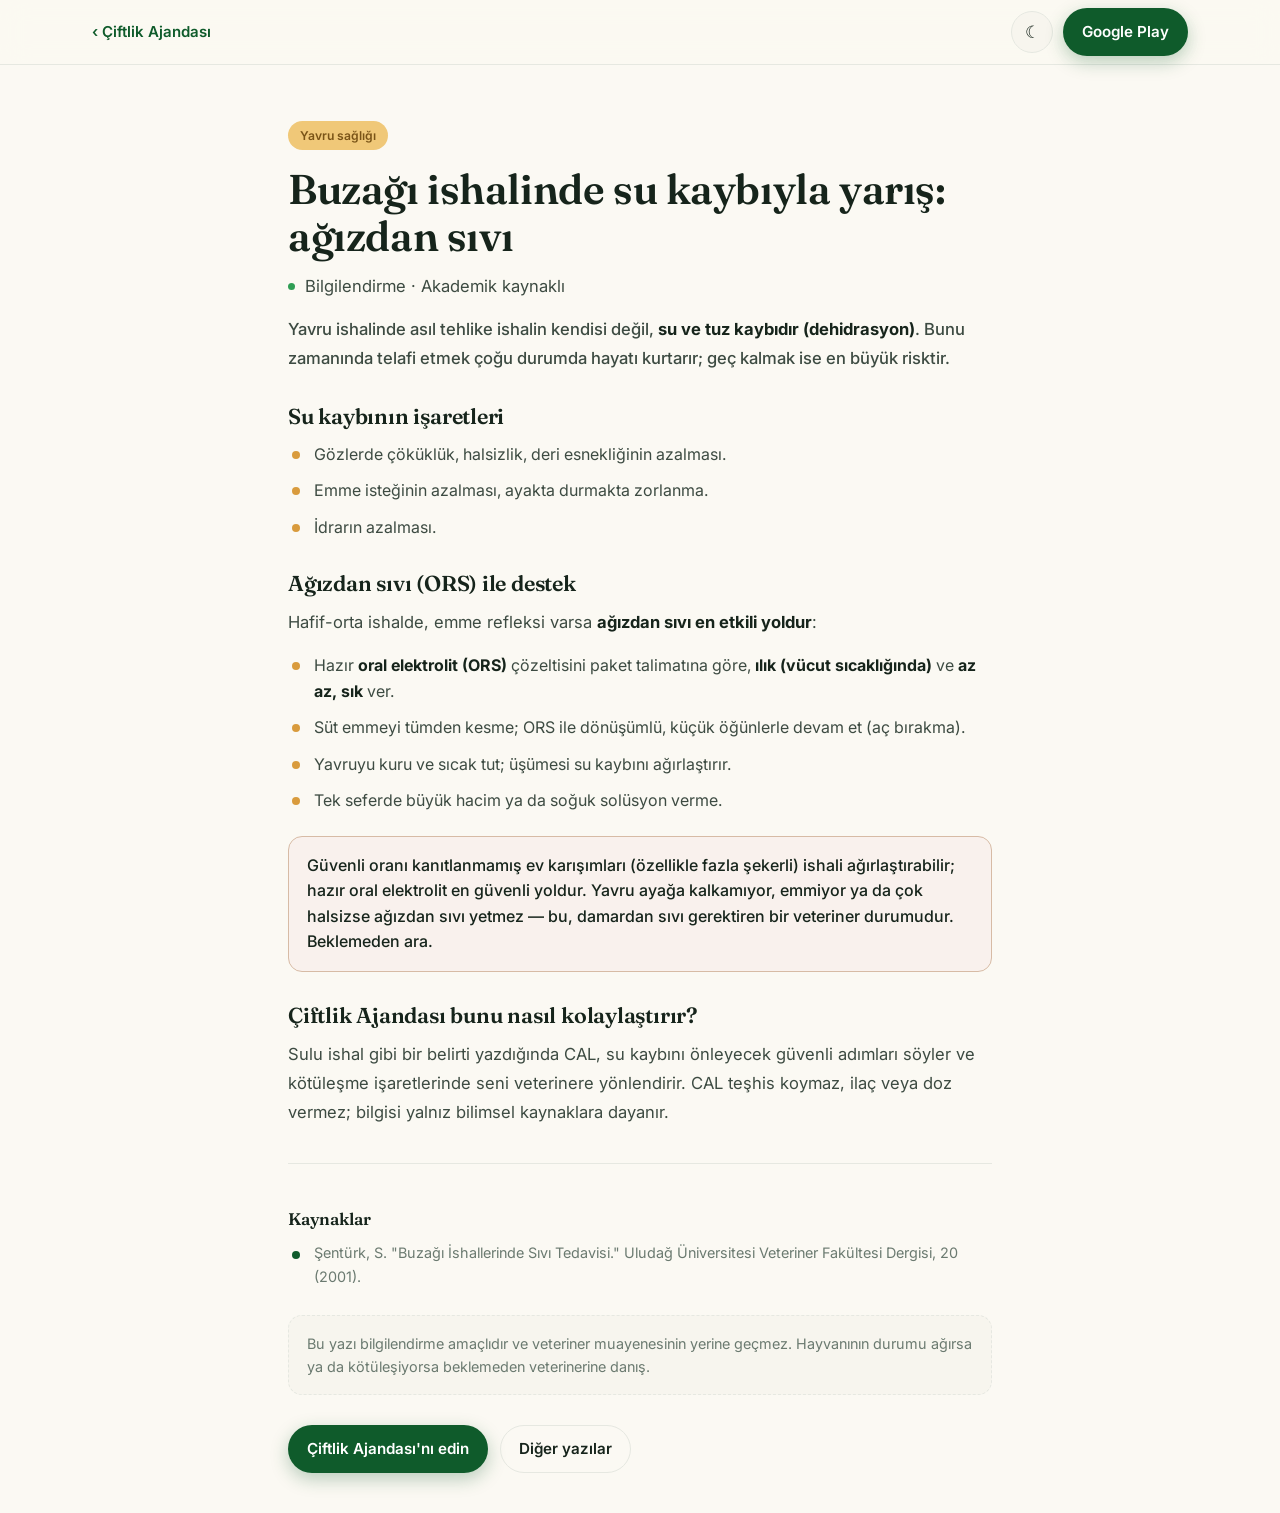
<file: makale/buzagi-ishali-ors.html>
<!doctype html>
<html lang="tr" data-theme="light">
<head>
  <meta charset="utf-8"/>
  <meta name="viewport" content="width=device-width,initial-scale=1"/>
  <title>Buzağı ishalinde su kaybıyla yarış: ağızdan sıvı (ORS) — Çiftlik Ajandası</title>
  <meta name="description" content="Yavru ishalinde su kaybını önlemek için ağızdan sıvı (oral elektrolit/ORS) desteği ve ne zaman veteriner gerektiği — üniversite kaynaklı, sade bir rehber."/>
  <link rel="canonical" href="https://alibedirhan.github.io/ciftlikajandasi/makale/buzagi-ishali-ors.html"/>
  <meta name="theme-color" content="#0f5b2b"/>
  <link rel="icon" type="image/png" sizes="32x32" href="../assets/img/favicon-32x32.png"/>
  <meta property="og:type" content="article"/>
  <meta property="og:title" content="Buzağı ishalinde su kaybıyla yarış: ağızdan sıvı (ORS)"/>
  <meta property="og:description" content="Su kaybını önlemek için ağızdan sıvı desteği ve ne zaman veteriner gerektiği."/>
  <link rel="preconnect" href="https://fonts.googleapis.com"/>
  <link rel="preconnect" href="https://fonts.gstatic.com" crossorigin/>
  <link href="https://fonts.googleapis.com/css2?family=Fraunces:opsz,wght@9..144,400;9..144,500;9..144,600;9..144,700&family=Inter:wght@400;500;600;700&display=swap" rel="stylesheet"/>
  <link rel="stylesheet" href="../assets/css/app.css"/>
</head>
<body>
<header class="articleTop">
  <div class="wrap articleTopInner">
    <a class="backLink" href="../index.html">‹ Çiftlik Ajandası</a>
    <div class="actions" style="margin-left:auto">
      <button class="iconBtn" id="themeBtn" type="button" aria-label="Temayı değiştir"><span class="themeGlyph">☾</span></button>
      <a class="pill primary" href="https://play.google.com/store/apps/details?id=com.alibedirhan.ciftlik_ajandasi" target="_blank" rel="noopener">Google Play</a>
    </div>
  </div>
</header>

<main class="articleWrap">
  <article class="article">
    <span class="articleTag">Yavru sağlığı</span>
    <h1>Buzağı ishalinde su kaybıyla yarış: ağızdan sıvı</h1>
    <p class="articleMeta">Bilgilendirme · Akademik kaynaklı</p>
    <p class="articleLead">Yavru ishalinde asıl tehlike ishalin kendisi değil, <strong>su ve tuz kaybıdır (dehidrasyon)</strong>. Bunu zamanında telafi etmek çoğu durumda hayatı kurtarır; geç kalmak ise en büyük risktir.</p>

    <h2>Su kaybının işaretleri</h2>
    <ul>
      <li>Gözlerde çöküklük, halsizlik, deri esnekliğinin azalması.</li>
      <li>Emme isteğinin azalması, ayakta durmakta zorlanma.</li>
      <li>İdrarın azalması.</li>
    </ul>

    <h2>Ağızdan sıvı (ORS) ile destek</h2>
    <p>Hafif-orta ishalde, emme refleksi varsa <strong>ağızdan sıvı en etkili yoldur</strong>:</p>
    <ul>
      <li>Hazır <strong>oral elektrolit (ORS)</strong> çözeltisini paket talimatına göre, <strong>ılık (vücut sıcaklığında)</strong> ve <strong>az az, sık</strong> ver.</li>
      <li>Süt emmeyi tümden kesme; ORS ile dönüşümlü, küçük öğünlerle devam et (aç bırakma).</li>
      <li>Yavruyu kuru ve sıcak tut; üşümesi su kaybını ağırlaştırır.</li>
      <li>Tek seferde büyük hacim ya da soğuk solüsyon verme.</li>
    </ul>

    <div class="calloutRed">
      Güvenli oranı kanıtlanmamış ev karışımları (özellikle fazla şekerli) ishali ağırlaştırabilir; hazır oral elektrolit en güvenli yoldur. Yavru ayağa kalkamıyor, emmiyor ya da çok halsizse ağızdan sıvı yetmez — bu, damardan sıvı gerektiren bir veteriner durumudur. Beklemeden ara.
    </div>

    <h2>Çiftlik Ajandası bunu nasıl kolaylaştırır?</h2>
    <p>Sulu ishal gibi bir belirti yazdığında CAL, su kaybını önleyecek güvenli adımları söyler ve kötüleşme işaretlerinde seni veterinere yönlendirir. CAL teşhis koymaz, ilaç veya doz vermez; bilgisi yalnız bilimsel kaynaklara dayanır.</p>

    <div class="articleSources">
      <h3>Kaynaklar</h3>
      <ul>
        <li>Şentürk, S. "Buzağı İshallerinde Sıvı Tedavisi." Uludağ Üniversitesi Veteriner Fakültesi Dergisi, 20 (2001).</li>
      </ul>
    </div>

    <div class="articleDisclaimer">
      Bu yazı bilgilendirme amaçlıdır ve veteriner muayenesinin yerine geçmez. Hayvanının durumu ağırsa ya da kötüleşiyorsa beklemeden veterinerine danış.
    </div>

    <div class="articleCta">
      <a class="pill primary" href="https://play.google.com/store/apps/details?id=com.alibedirhan.ciftlik_ajandasi" target="_blank" rel="noopener">Çiftlik Ajandası'nı edin</a>
      <a class="pill ghost" href="index.html">Diğer yazılar</a>
    </div>
  </article>
</main>

<script src="../assets/js/app.js" defer></script>
</body>
</html>
</file>
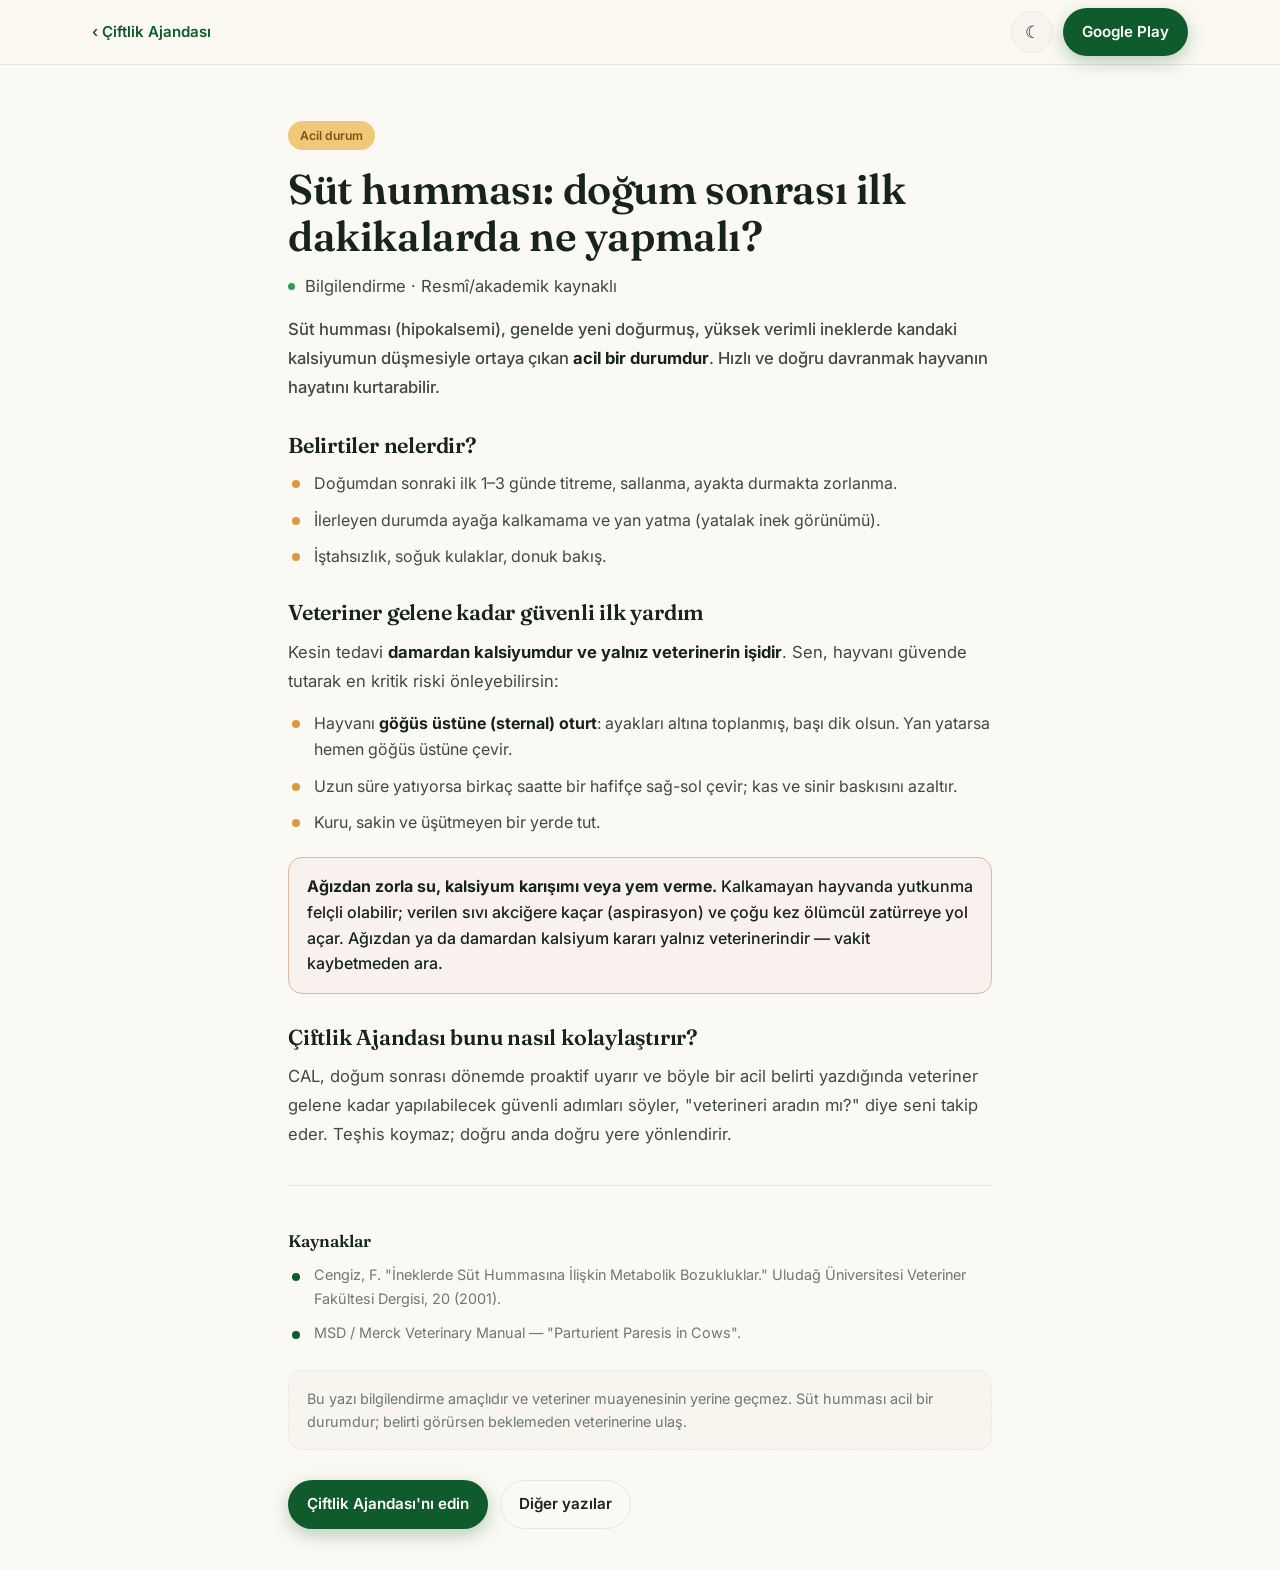
<file: makale/sut-hummasi-ilk-yardim.html>
<!doctype html>
<html lang="tr" data-theme="light">
<head>
  <meta charset="utf-8"/>
  <meta name="viewport" content="width=device-width,initial-scale=1"/>
  <title>Süt humması: doğum sonrası ilk dakikalarda ne yapmalı? — Çiftlik Ajandası</title>
  <meta name="description" content="Doğum sonrası süt humması (hipokalsemi) belirtileri ve veteriner gelene kadar güvenli ilk yardım — üniversite ve MSD kaynaklı, sade bir rehber."/>
  <link rel="canonical" href="https://alibedirhan.github.io/ciftlikajandasi/makale/sut-hummasi-ilk-yardim.html"/>
  <meta name="theme-color" content="#0f5b2b"/>
  <link rel="icon" type="image/png" sizes="32x32" href="../assets/img/favicon-32x32.png"/>
  <meta property="og:type" content="article"/>
  <meta property="og:title" content="Süt humması: doğum sonrası ilk dakikalarda ne yapmalı?"/>
  <meta property="og:description" content="Hipokalsemi belirtileri ve veteriner gelene kadar güvenli ilk yardım."/>
  <link rel="preconnect" href="https://fonts.googleapis.com"/>
  <link rel="preconnect" href="https://fonts.gstatic.com" crossorigin/>
  <link href="https://fonts.googleapis.com/css2?family=Fraunces:opsz,wght@9..144,400;9..144,500;9..144,600;9..144,700&family=Inter:wght@400;500;600;700&display=swap" rel="stylesheet"/>
  <link rel="stylesheet" href="../assets/css/app.css"/>
</head>
<body>
<header class="articleTop">
  <div class="wrap articleTopInner">
    <a class="backLink" href="../index.html">‹ Çiftlik Ajandası</a>
    <div class="actions" style="margin-left:auto">
      <button class="iconBtn" id="themeBtn" type="button" aria-label="Temayı değiştir"><span class="themeGlyph">☾</span></button>
      <a class="pill primary" href="https://play.google.com/store/apps/details?id=com.alibedirhan.ciftlik_ajandasi" target="_blank" rel="noopener">Google Play</a>
    </div>
  </div>
</header>

<main class="articleWrap">
  <article class="article">
    <span class="articleTag">Acil durum</span>
    <h1>Süt humması: doğum sonrası ilk dakikalarda ne yapmalı?</h1>
    <p class="articleMeta">Bilgilendirme · Resmî/akademik kaynaklı</p>
    <p class="articleLead">Süt humması (hipokalsemi), genelde yeni doğurmuş, yüksek verimli ineklerde kandaki kalsiyumun düşmesiyle ortaya çıkan <strong>acil bir durumdur</strong>. Hızlı ve doğru davranmak hayvanın hayatını kurtarabilir.</p>

    <h2>Belirtiler nelerdir?</h2>
    <ul>
      <li>Doğumdan sonraki ilk 1–3 günde titreme, sallanma, ayakta durmakta zorlanma.</li>
      <li>İlerleyen durumda ayağa kalkamama ve yan yatma (yatalak inek görünümü).</li>
      <li>İştahsızlık, soğuk kulaklar, donuk bakış.</li>
    </ul>

    <h2>Veteriner gelene kadar güvenli ilk yardım</h2>
    <p>Kesin tedavi <strong>damardan kalsiyumdur ve yalnız veterinerin işidir</strong>. Sen, hayvanı güvende tutarak en kritik riski önleyebilirsin:</p>
    <ul>
      <li>Hayvanı <strong>göğüs üstüne (sternal) oturt</strong>: ayakları altına toplanmış, başı dik olsun. Yan yatarsa hemen göğüs üstüne çevir.</li>
      <li>Uzun süre yatıyorsa birkaç saatte bir hafifçe sağ-sol çevir; kas ve sinir baskısını azaltır.</li>
      <li>Kuru, sakin ve üşütmeyen bir yerde tut.</li>
    </ul>

    <div class="calloutRed">
      <strong>Ağızdan zorla su, kalsiyum karışımı veya yem verme.</strong> Kalkamayan hayvanda yutkunma felçli olabilir; verilen sıvı akciğere kaçar (aspirasyon) ve çoğu kez ölümcül zatürreye yol açar. Ağızdan ya da damardan kalsiyum kararı yalnız veterinerindir — vakit kaybetmeden ara.
    </div>

    <h2>Çiftlik Ajandası bunu nasıl kolaylaştırır?</h2>
    <p>CAL, doğum sonrası dönemde proaktif uyarır ve böyle bir acil belirti yazdığında veteriner gelene kadar yapılabilecek güvenli adımları söyler, "veterineri aradın mı?" diye seni takip eder. Teşhis koymaz; doğru anda doğru yere yönlendirir.</p>

    <div class="articleSources">
      <h3>Kaynaklar</h3>
      <ul>
        <li>Cengiz, F. "İneklerde Süt Hummasına İlişkin Metabolik Bozukluklar." Uludağ Üniversitesi Veteriner Fakültesi Dergisi, 20 (2001).</li>
        <li>MSD / Merck Veterinary Manual — "Parturient Paresis in Cows".</li>
      </ul>
    </div>

    <div class="articleDisclaimer">
      Bu yazı bilgilendirme amaçlıdır ve veteriner muayenesinin yerine geçmez. Süt humması acil bir durumdur; belirti görürsen beklemeden veterinerine ulaş.
    </div>

    <div class="articleCta">
      <a class="pill primary" href="https://play.google.com/store/apps/details?id=com.alibedirhan.ciftlik_ajandasi" target="_blank" rel="noopener">Çiftlik Ajandası'nı edin</a>
      <a class="pill ghost" href="index.html">Diğer yazılar</a>
    </div>
  </article>
</main>

<script src="../assets/js/app.js" defer></script>
</body>
</html>
</file>
<file: assets/css/app.css>
/* =====================================================================
   Çiftlik Ajandası — yeniden tasarım (CAL-merkezli, premium agritech)
   Tek dosya, dış bağımlılık yok (fontlar Google Fonts ile yüklenir).
   ===================================================================== */

:root{
  /* Marka & renk sistemi */
  --forest:#0f5b2b;
  --forest-700:#0a4321;
  --forest-900:#062c15;
  --leaf:#2f9e54;
  --wheat:#d99b3c;
  --wheat-soft:#f0c878;

  --ink:#16241b;
  --body:#3d4b42;
  --muted:#6b7a70;
  --line:#e6e8e1;
  --line-soft:#eef0ea;

  --bg:#fbf9f3;
  --bg-alt:#f4f1e8;
  --surface:#ffffff;
  --surface-2:#f7f5ee;

  --accent:var(--wheat);
  --accent-ink:#7a5417;

  --radius:18px;
  --radius-lg:26px;
  --radius-sm:12px;

  --shadow-sm:0 1px 2px rgba(16,40,24,.05), 0 2px 8px rgba(16,40,24,.05);
  --shadow:0 6px 24px rgba(16,40,24,.08), 0 2px 8px rgba(16,40,24,.05);
  --shadow-lg:0 24px 60px rgba(10,50,25,.16), 0 8px 24px rgba(10,50,25,.08);

  --maxw:1160px;
  --ease:cubic-bezier(.22,.61,.36,1);

  --font-display:"Fraunces", Georgia, "Times New Roman", serif;
  --font-body:"Inter", system-ui, -apple-system, "Segoe UI", Roboto, sans-serif;
}

[data-theme="dark"]{
  --forest:#3fb56e;
  --leaf:#4cc97f;
  --wheat:#e8b45a;
  --wheat-soft:#f0c878;

  --ink:#eef3ec;
  --body:#c3cec5;
  --muted:#8c9a90;
  --line:#26302a;
  --line-soft:#1f2823;

  --bg:#0d130f;
  --bg-alt:#111813;
  --surface:#151d18;
  --surface-2:#1a231d;

  --accent-ink:#f0c878;
  --shadow-sm:0 1px 2px rgba(0,0,0,.3);
  --shadow:0 8px 28px rgba(0,0,0,.4);
  --shadow-lg:0 28px 70px rgba(0,0,0,.55);
}

*{box-sizing:border-box}
html{scroll-behavior:smooth}
@media (prefers-reduced-motion:reduce){html{scroll-behavior:auto}}

body{
  margin:0;
  font-family:var(--font-body);
  color:var(--body);
  background:var(--bg);
  line-height:1.6;
  -webkit-font-smoothing:antialiased;
  text-rendering:optimizeLegibility;
  overflow-x:hidden;
}

h1,h2,h3{font-family:var(--font-display);color:var(--ink);line-height:1.12;letter-spacing:-.01em;margin:0}
h1{font-size:clamp(2.1rem,5.2vw,3.7rem);font-weight:600}
h2{font-size:clamp(1.7rem,3.6vw,2.5rem);font-weight:600}
h3{font-size:1.18rem;font-weight:600}
p{margin:0}
a{color:inherit;text-decoration:none}

.wrap{max-width:var(--maxw);margin-inline:auto;padding-inline:clamp(18px,4vw,32px);width:100%}
.wrap.narrow{max-width:820px}

.accent{color:var(--forest);position:relative}
.kicker{display:inline-block;font-family:var(--font-body);font-weight:600;font-size:.82rem;letter-spacing:.08em;text-transform:uppercase;color:var(--forest);margin-bottom:14px}
[data-theme="dark"] .kicker{color:var(--leaf)}

.skip{position:absolute;left:-999px;top:0;background:var(--forest);color:#fff;padding:10px 16px;border-radius:0 0 10px 0;z-index:200}
.skip:focus{left:0}

/* ---------- Buttons / pills ---------- */
.pill{
  display:inline-flex;align-items:center;gap:8px;
  font-weight:600;font-size:.95rem;
  padding:11px 18px;border-radius:999px;
  border:1px solid transparent;cursor:pointer;
  transition:transform .2s var(--ease), box-shadow .2s var(--ease), background .2s, color .2s, border-color .2s;
  white-space:nowrap;
}
.pill.lg{padding:14px 24px;font-size:1rem}
.pill.primary{background:var(--forest);color:#fff;box-shadow:0 6px 18px rgba(15,91,43,.28)}
.pill.primary:hover{transform:translateY(-2px);box-shadow:0 12px 28px rgba(15,91,43,.36)}
[data-theme="dark"] .pill.primary{color:#06140b}
.pill.ghost{background:transparent;color:var(--ink);border-color:var(--line)}
.pill.ghost:hover{border-color:var(--forest);color:var(--forest);transform:translateY(-2px)}

.iconBtn{
  display:inline-grid;place-items:center;width:42px;height:42px;border-radius:50%;
  background:var(--surface-2);border:1px solid var(--line);color:var(--ink);
  cursor:pointer;font-size:1.05rem;transition:transform .2s var(--ease),background .2s,border-color .2s;
}
.iconBtn:hover{transform:translateY(-2px);border-color:var(--forest)}

/* ---------- Scroll progress ---------- */
.scrollProgress{position:fixed;top:0;left:0;height:3px;width:0;z-index:300;
  background:linear-gradient(90deg,var(--forest),var(--wheat));transition:width .1s linear}

/* ---------- Topbar ---------- */
.topbar{position:sticky;top:0;z-index:100;background:color-mix(in srgb,var(--bg) 82%, transparent);
  backdrop-filter:saturate(160%) blur(14px);border-bottom:1px solid transparent;transition:border-color .3s, box-shadow .3s, background .3s}
.topbar.scrolled{border-color:var(--line);box-shadow:var(--shadow-sm)}
.topbarInner{display:flex;align-items:center;gap:18px;height:70px}
.brand{display:flex;align-items:center;gap:12px;margin-right:auto}
.brandIcon{width:40px;height:40px;border-radius:11px;box-shadow:var(--shadow-sm)}
.brandText{display:flex;flex-direction:column;line-height:1.15}
.brandName{font-family:var(--font-display);font-weight:600;color:var(--ink);font-size:1.08rem}
.brandTag{font-size:.76rem;color:var(--muted)}
.nav{display:flex;gap:6px}
.navLink{padding:9px 13px;border-radius:10px;font-weight:500;font-size:.94rem;color:var(--body);transition:background .2s,color .2s}
.navLink:hover{background:var(--surface-2);color:var(--ink)}
.actions{display:flex;align-items:center;gap:10px}
.menuBtn{display:none}

.mobileNav{display:none;flex-direction:column;background:var(--surface);border-top:1px solid var(--line);padding:8px}
.mobileNav a{padding:13px 16px;border-radius:10px;font-weight:500;color:var(--ink)}
.mobileNav a:hover{background:var(--surface-2)}
.mobileNav.open{display:flex}

/* ---------- Hero ---------- */
.hero{position:relative;padding:clamp(40px,7vw,86px) 0 clamp(50px,8vw,96px);overflow:hidden}
.heroBg{position:absolute;inset:0;z-index:-1;
  background:
    radial-gradient(60% 50% at 78% 8%, rgba(217,155,60,.20), transparent 60%),
    radial-gradient(55% 60% at 12% 6%, rgba(47,158,84,.18), transparent 60%),
    radial-gradient(50% 55% at 90% 90%, rgba(15,91,43,.12), transparent 60%);
}
[data-theme="dark"] .heroBg{
  background:
    radial-gradient(60% 50% at 78% 8%, rgba(217,155,60,.14), transparent 60%),
    radial-gradient(55% 60% at 12% 6%, rgba(63,181,110,.16), transparent 60%),
    radial-gradient(50% 55% at 90% 90%, rgba(63,181,110,.08), transparent 60%);
}
.heroGrid{display:grid;grid-template-columns:1.05fr .95fr;gap:clamp(28px,5vw,64px);align-items:center}
.eyebrow{display:inline-flex;align-items:center;gap:9px;background:var(--surface);border:1px solid var(--line);
  border-radius:999px;padding:7px 14px;font-size:.85rem;font-weight:500;color:var(--body);box-shadow:var(--shadow-sm);margin-bottom:22px}
.eyebrow .dot{width:8px;height:8px;border-radius:50%;background:var(--leaf);box-shadow:0 0 0 4px rgba(47,158,84,.18);animation:pulse 2.4s infinite}
@keyframes pulse{0%,100%{opacity:1}50%{opacity:.5}}
.hero h1{margin-bottom:18px}
.lead{font-size:clamp(1.04rem,1.5vw,1.2rem);color:var(--body);max-width:36em;margin-bottom:26px}
.lead strong{color:var(--ink)}
.heroCtas{display:flex;flex-wrap:wrap;gap:12px;margin-bottom:26px}
.heroPoints{list-style:none;margin:0;padding:0;display:flex;flex-wrap:wrap;gap:18px}
.heroPoints li{display:flex;align-items:center;gap:8px;font-size:.92rem;font-weight:500;color:var(--body)}
.heroPoints svg{color:var(--forest);flex:none}
[data-theme="dark"] .heroPoints svg{color:var(--leaf)}

/* ---------- Phone mockup + CAL chat ---------- */
.heroMedia{position:relative;display:flex;justify-content:center}
.phone{position:relative;width:min(330px,82vw);background:linear-gradient(160deg,#1d2a22,#0c130f);
  border-radius:42px;padding:12px;box-shadow:var(--shadow-lg);border:1px solid rgba(255,255,255,.06)}
.phoneNotch{position:absolute;top:18px;left:50%;transform:translateX(-50%);width:120px;height:24px;background:#0c130f;border-radius:0 0 16px 16px;z-index:3}
.phoneScreen{background:var(--bg-alt);border-radius:32px;overflow:hidden;height:600px;display:flex;flex-direction:column}
[data-theme="dark"] .phoneScreen{background:#0f1612}
.calHeader{display:flex;align-items:center;gap:11px;padding:18px 16px 14px;background:linear-gradient(135deg,var(--forest),var(--forest-700));color:#fff}
.calAvatar{display:grid;place-items:center;width:38px;height:38px;border-radius:50%;background:rgba(255,255,255,.16);font-size:1.1rem}
.calHeadText{display:flex;flex-direction:column;line-height:1.2}
.calHeadText strong{font-size:1rem}
.calHeadText span{font-size:.74rem;opacity:.85}
.chat{flex:1;position:relative;overflow:hidden}
.calScene{position:absolute;inset:0;padding:16px 14px;display:flex;flex-direction:column;gap:11px;
  opacity:0;visibility:hidden;transition:opacity .6s var(--ease),visibility .6s}
.calScene.active{opacity:1;visibility:visible}
.msg{max-width:84%;padding:11px 14px;border-radius:16px;font-size:.86rem;line-height:1.5;box-shadow:var(--shadow-sm);opacity:0;transform:translateY(10px)}
.msg p+p{margin-top:7px}
.msg.user{align-self:flex-end;background:var(--forest);color:#fff;border-bottom-right-radius:5px}
[data-theme="dark"] .msg.user{color:#06140b}
.msg.cal{align-self:flex-start;background:var(--surface);color:var(--ink);border-bottom-left-radius:5px}
.calScene.active .msg{animation:msgIn .5s var(--ease) forwards}
.calScene.active .msg.user{animation-delay:.15s}
.calScene.active .msg.cal{animation-delay:.5s}
.calScene.active .msg.cal2{animation-delay:.6s}
.calRed{color:#b4521a;font-weight:500}
[data-theme="dark"] .calRed{color:#f0a35e}
.chips{display:flex;flex-wrap:wrap;gap:7px;margin-top:10px}
.chip{font-size:.74rem;font-weight:600;padding:6px 11px;border-radius:999px;background:var(--surface-2);
  border:1px solid var(--line);color:var(--forest)}
[data-theme="dark"] .chip{color:var(--leaf)}
.typing{display:flex;gap:5px;align-items:center;width:fit-content;padding:14px 16px}
.typing span{width:7px;height:7px;border-radius:50%;background:var(--muted);animation:blink 1.4s infinite both}
.typing span:nth-child(2){animation-delay:.2s}
.typing span:nth-child(3){animation-delay:.4s}
@keyframes blink{0%,80%,100%{opacity:.25;transform:translateY(0)}40%{opacity:1;transform:translateY(-3px)}}
@keyframes msgIn{to{opacity:1;transform:none}}
.sceneDots{display:flex;justify-content:center;gap:6px;padding:8px 0 2px}
.sceneDots span{width:6px;height:6px;border-radius:50%;background:var(--line);transition:background .35s var(--ease),width .35s var(--ease)}
.sceneDots span.active{background:var(--forest);width:18px;border-radius:3px}
[data-theme="dark"] .sceneDots span.active{background:var(--leaf)}
.calInput{display:flex;align-items:center;justify-content:space-between;margin:10px;padding:12px 16px;
  background:var(--surface);border-radius:999px;color:var(--muted);font-size:.84rem;box-shadow:var(--shadow-sm)}
.micDot{font-size:1rem}

.heroFloat{position:absolute;background:var(--surface);border:1px solid var(--line);border-radius:14px;
  padding:11px 14px;font-size:.82rem;font-weight:600;color:var(--ink);box-shadow:var(--shadow-lg);white-space:nowrap}
.heroFloat.f1{top:9%;left:-6%;animation:float 5s ease-in-out infinite}
.heroFloat.f2{bottom:11%;right:-5%;animation:float 5.6s ease-in-out infinite .8s}
@keyframes float{0%,100%{transform:translateY(0)}50%{transform:translateY(-10px)}}
@media (prefers-reduced-motion:reduce){.heroFloat{animation:none}.eyebrow .dot{animation:none}}

/* ---------- Trust bar ---------- */
.trustBar{background:var(--forest-900);background:linear-gradient(120deg,var(--forest-700),var(--forest-900));color:#fff}
.trustBarInner{display:grid;grid-template-columns:repeat(4,1fr);gap:24px;padding:30px 0}
.tb{display:flex;flex-direction:column;gap:4px}
.tb strong{font-size:1rem}
.tb span{font-size:.84rem;opacity:.8;line-height:1.45}

/* ---------- Sections ---------- */
.section{padding:clamp(54px,8vw,100px) 0}
.section.alt{background:var(--bg-alt)}
.sectionHead{max-width:640px;margin-bottom:42px}
.sectionHead.center{margin-inline:auto;text-align:center}
.sectionHead.row{max-width:none;display:flex;justify-content:space-between;align-items:flex-end;gap:20px;flex-wrap:wrap}
.sectionHead p{margin-top:12px;color:var(--body);font-size:1.04rem}

/* ---------- CAL cards ---------- */
.calGrid{display:grid;grid-template-columns:repeat(3,1fr);gap:20px}
.calCard{background:var(--surface);border:1px solid var(--line);border-radius:var(--radius-lg);padding:28px;
  transition:transform .25s var(--ease),box-shadow .25s var(--ease),border-color .25s;position:relative;overflow:hidden}
.calCard::before{content:"";position:absolute;inset:0 0 auto 0;height:3px;background:linear-gradient(90deg,var(--forest),var(--wheat));transform:scaleX(0);transform-origin:left;transition:transform .35s var(--ease)}
.calCard:hover{transform:translateY(-6px);box-shadow:var(--shadow-lg);border-color:transparent}
.calCard:hover::before{transform:scaleX(1)}
.calCardIcon{font-size:1.7rem;width:54px;height:54px;display:grid;place-items:center;border-radius:15px;
  background:var(--surface-2);margin-bottom:16px}
.calCard h3{margin-bottom:8px}
.calCard p{font-size:.95rem;color:var(--body)}

/* ---------- Feature cards ---------- */
.cards4{display:grid;grid-template-columns:repeat(4,1fr);gap:18px}
.card{background:var(--surface);border:1px solid var(--line);border-radius:var(--radius);padding:24px;
  transition:transform .25s var(--ease),box-shadow .25s var(--ease)}
.card:hover{transform:translateY(-5px);box-shadow:var(--shadow)}
.cardIcon{font-size:1.6rem;margin-bottom:12px}
.card h3{margin-bottom:6px;font-size:1.05rem}
.card p{font-size:.9rem;color:var(--body)}

/* ---------- Screens rail ---------- */
.shotsRail{display:flex;gap:18px;overflow-x:auto;padding:8px 2px 22px;scroll-snap-type:x mandatory;scrollbar-width:thin}
.shot{flex:none;width:208px;scroll-snap-align:start;border:0;background:linear-gradient(160deg,#1d2a22,#0c130f);
  padding:9px;border-radius:30px;cursor:pointer;box-shadow:var(--shadow);transition:transform .25s var(--ease),box-shadow .25s var(--ease)}
.shot:hover{transform:translateY(-6px);box-shadow:var(--shadow-lg)}
.shot img{width:100%;display:block;border-radius:22px}

/* ---------- Info / transparency panels ---------- */
.infoGrid{display:grid;grid-template-columns:1fr 1fr;gap:24px}
.infoPanel{background:var(--surface);border:1px solid var(--line);border-radius:var(--radius-lg);padding:clamp(26px,3.4vw,40px)}
.infoPanel.accentPanel{background:linear-gradient(160deg,color-mix(in srgb,var(--forest) 8%,var(--surface)),var(--surface));border-color:color-mix(in srgb,var(--forest) 22%,var(--line))}
.infoPanel h2{margin-bottom:12px}
.infoPanel>p{color:var(--body);margin-bottom:18px}
.clean{list-style:none;margin:0;padding:0;display:flex;flex-direction:column;gap:12px}
.clean li{position:relative;padding-left:30px;color:var(--body);font-size:.96rem}
.clean li::before{content:"";position:absolute;left:0;top:8px;width:8px;height:8px;border-radius:50%;background:var(--wheat)}
.clean.check li::before{content:"✓";color:var(--forest);background:none;top:0;left:2px;font-weight:700;width:auto;height:auto}
[data-theme="dark"] .clean.check li::before{color:var(--leaf)}
.clean.sources li{font-size:.92rem}
.clean.sources li a{color:var(--forest);font-weight:600;text-decoration:none;border-bottom:1px solid color-mix(in srgb,var(--forest) 35%,transparent);transition:border-color .2s,color .2s}
.clean.sources li a:hover{border-color:var(--forest)}
.clean.sources li a em{font-style:italic}
[data-theme="dark"] .clean.sources li a{color:var(--leaf);border-bottom-color:color-mix(in srgb,var(--leaf) 40%,transparent)}
.infoPanel .note{margin-top:16px;margin-bottom:0}

/* ---------- Articles ---------- */
.cards3{display:grid;grid-template-columns:repeat(3,1fr);gap:20px}
.articleCard{background:var(--surface);border:1px solid var(--line);border-radius:var(--radius-lg);padding:26px;position:relative;transition:transform .25s var(--ease),box-shadow .25s var(--ease)}
.articleCard:hover{transform:translateY(-5px);box-shadow:var(--shadow)}
.articleTag{display:inline-block;font-size:.74rem;font-weight:600;color:var(--accent-ink);background:var(--wheat-soft);
  padding:5px 11px;border-radius:999px;margin-bottom:14px}
[data-theme="dark"] .articleTag{background:rgba(217,155,60,.22);color:var(--wheat-soft)}
.articleCard h3{margin-bottom:8px;font-size:1.1rem}
.articleCard p{font-size:.92rem;color:var(--body)}
.soonBadge{display:inline-block;margin-top:16px;font-size:.74rem;font-weight:600;color:var(--muted);
  border:1px dashed var(--line);padding:4px 10px;border-radius:999px}

/* ---------- Pricing ---------- */
.pricing{display:grid;grid-template-columns:repeat(5,1fr);gap:14px}
.priceCard{background:var(--surface);border:1px solid var(--line);border-radius:var(--radius);padding:24px 18px;text-align:center;position:relative;transition:transform .25s var(--ease),box-shadow .25s var(--ease)}
.priceCard:hover{transform:translateY(-5px);box-shadow:var(--shadow)}
.priceCard.featured{border-color:var(--forest);box-shadow:0 16px 40px rgba(15,91,43,.16)}
.ribbon{position:absolute;top:-12px;left:50%;transform:translateX(-50%);background:var(--forest);color:#fff;font-size:.72rem;font-weight:700;padding:4px 12px;border-radius:999px;letter-spacing:.03em}
[data-theme="dark"] .ribbon{color:#06140b}
.priceName{font-weight:600;color:var(--ink);font-size:.95rem;margin-bottom:8px}
.priceCap{font-family:var(--font-display);font-size:2.5rem;font-weight:600;color:var(--forest);line-height:1}
[data-theme="dark"] .priceCap{color:var(--leaf)}
.priceUnit{font-size:.78rem;color:var(--muted);margin-bottom:10px}
.priceCard p{font-size:.85rem;color:var(--body);min-height:2.4em}
.priceMeta{margin-top:12px;font-size:.78rem;color:var(--muted);border-top:1px solid var(--line-soft);padding-top:12px}

/* ---------- FAQ ---------- */
.faq{display:flex;flex-direction:column;gap:12px}
.faqItem{background:var(--surface);border:1px solid var(--line);border-radius:var(--radius);overflow:hidden}
.faqItem summary{list-style:none;cursor:pointer;padding:18px 22px;font-weight:600;color:var(--ink);font-size:1rem;
  display:flex;justify-content:space-between;align-items:center;gap:12px}
.faqItem summary::-webkit-details-marker{display:none}
.faqItem summary::after{content:"+";font-size:1.4rem;color:var(--forest);transition:transform .25s var(--ease);font-weight:400}
.faqItem[open] summary::after{transform:rotate(45deg)}
.faqBody{padding:0 22px 20px;color:var(--body);font-size:.96rem}

/* ---------- CTA band ---------- */
.ctaBand{background:linear-gradient(120deg,var(--forest),var(--forest-700));color:#fff;text-align:center;padding:clamp(50px,7vw,84px) 0}
.ctaInner h2{color:#fff;margin-bottom:12px}
.ctaInner p{opacity:.9;margin-bottom:26px;font-size:1.05rem}
.ctaBand .pill.primary{background:#fff;color:var(--forest)}
.ctaBand .pill.primary:hover{background:var(--wheat-soft)}

/* ---------- Footer ---------- */
.footer{background:var(--bg-alt);border-top:1px solid var(--line);padding:40px 0 24px}
.footerGrid{display:flex;justify-content:space-between;gap:24px;flex-wrap:wrap;padding-bottom:24px;border-bottom:1px solid var(--line)}
.footerBrand{display:flex;align-items:center;gap:12px}
.footerBrand img{width:40px;height:40px;border-radius:11px}
.footerBrand strong{display:block;font-family:var(--font-display);color:var(--ink)}
.footerBrand span{font-size:.86rem;color:var(--muted)}
.footerLinks{display:flex;flex-wrap:wrap;gap:18px;align-items:center}
.footerLinks a{font-size:.92rem;color:var(--body);transition:color .2s}
.footerLinks a:hover{color:var(--forest)}
.footerBase{padding-top:18px;font-size:.84rem;color:var(--muted)}

.note{font-size:.86rem;color:var(--muted)}
.note.center{text-align:center;margin-top:22px}
.note a{color:var(--forest);text-decoration:underline}

/* ---------- Lightbox ---------- */
.lightbox{position:fixed;inset:0;background:rgba(8,16,11,.92);display:none;align-items:center;justify-content:center;z-index:400;backdrop-filter:blur(6px)}
.lightbox.open{display:flex}
.lightbox img{max-width:88vw;max-height:84vh;border-radius:18px;box-shadow:var(--shadow-lg)}
.lbClose{position:absolute;top:20px;right:24px;font-size:2rem;background:none;border:0;color:#fff;cursor:pointer;line-height:1}
.lbNav{position:absolute;top:50%;transform:translateY(-50%);width:52px;height:52px;border-radius:50%;border:0;
  background:rgba(255,255,255,.14);color:#fff;font-size:1.8rem;cursor:pointer;transition:background .2s}
.lbNav:hover{background:rgba(255,255,255,.28)}
.lbPrev{left:18px}.lbNext{right:18px}

/* ---------- Reveal animation ---------- */
.reveal{opacity:0;transform:translateY(24px);transition:opacity .7s var(--ease),transform .7s var(--ease)}
.reveal.in{opacity:1;transform:none}
@media (prefers-reduced-motion:reduce){.reveal{opacity:1;transform:none;transition:none}.msg{animation:none;opacity:1;transform:none}}

/* ---------- Responsive ---------- */
@media (max-width:980px){
  .heroGrid{grid-template-columns:1fr;text-align:center}
  .heroCopy{order:2}
  .heroMedia{order:1}
  .lead{margin-inline:auto}
  .heroCtas,.heroPoints{justify-content:center}
  .calGrid,.cards3{grid-template-columns:repeat(2,1fr)}
  .cards4{grid-template-columns:repeat(2,1fr)}
  .infoGrid{grid-template-columns:1fr}
  .pricing{grid-template-columns:repeat(2,1fr)}
  .trustBarInner{grid-template-columns:repeat(2,1fr);gap:18px}
  .heroFloat{display:none}
}
@media (max-width:760px){
  .nav{display:none}
  .menuBtn{display:inline-grid}
  .brandTag{display:none}
}
@media (max-width:560px){
  .calGrid,.cards3,.cards4,.pricing{grid-template-columns:1fr}
  .trustBarInner{grid-template-columns:1fr}
  .sectionHead.row{flex-direction:column;align-items:flex-start}
}

/* =====================================================================
   Makale sayfaları (akademik kaynaklı rehberler)
   ===================================================================== */
.articleTop{position:sticky;top:0;z-index:100;background:color-mix(in srgb,var(--bg) 85%,transparent);
  backdrop-filter:saturate(160%) blur(14px);border-bottom:1px solid var(--line)}
.articleTopInner{display:flex;align-items:center;gap:14px;height:64px}
.backLink{display:inline-flex;align-items:center;gap:7px;font-weight:600;color:var(--forest);font-size:.94rem}
[data-theme="dark"] .backLink{color:var(--leaf)}
.backLink:hover{text-decoration:underline}
.articleWrap{max-width:760px;margin-inline:auto;padding:clamp(28px,5vw,56px) clamp(18px,4vw,28px) 40px}
.article .articleTag{display:inline-block;font-size:.76rem;font-weight:600;color:var(--accent-ink);
  background:var(--wheat-soft);padding:5px 12px;border-radius:999px;margin-bottom:16px}
[data-theme="dark"] .article .articleTag{background:rgba(217,155,60,.22);color:var(--wheat-soft)}
.article h1{font-size:clamp(1.8rem,4vw,2.6rem);margin-bottom:12px}
.articleMeta{font-size:.85rem;color:var(--muted);margin-bottom:24px;display:flex;gap:10px;align-items:center}
.articleMeta::before{content:"";width:7px;height:7px;border-radius:50%;background:var(--leaf)}
.articleLead{font-size:1.12rem;color:var(--ink);line-height:1.7;margin-bottom:28px;font-weight:500}
.article h2{font-size:1.35rem;margin:32px 0 12px}
.article h3{margin:24px 0 10px}
.article p{margin-bottom:14px;font-size:1.04rem;line-height:1.75;color:var(--body)}
.article ul{margin:0 0 18px;padding-left:0;list-style:none;display:flex;flex-direction:column;gap:10px}
.article ul li{position:relative;padding-left:26px;color:var(--body);line-height:1.65}
.article ul li::before{content:"";position:absolute;left:4px;top:10px;width:8px;height:8px;border-radius:50%;background:var(--wheat)}
.article strong{color:var(--ink)}
.calloutRed{background:color-mix(in srgb,#b4521a 8%,var(--surface));border:1px solid color-mix(in srgb,#b4521a 30%,var(--line));
  border-radius:14px;padding:16px 18px;margin:22px 0;color:var(--ink);font-weight:500}
[data-theme="dark"] .calloutRed{background:rgba(240,163,94,.1);border-color:rgba(240,163,94,.3)}
.articleSources{margin-top:36px;padding-top:22px;border-top:1px solid var(--line)}
.articleSources h3{font-family:var(--font-display);font-size:1.05rem;color:var(--ink);margin-bottom:12px}
.articleSources ul li{font-size:.9rem;color:var(--muted)}
.articleSources ul li::before{background:var(--forest)}
.articleDisclaimer{margin-top:26px;padding:16px 18px;border:1px dashed var(--line);border-radius:14px;
  font-size:.9rem;color:var(--muted);background:var(--surface-2)}
.articleCta{margin-top:30px;display:flex;gap:12px;flex-wrap:wrap}
.articleCard{cursor:pointer}
a.articleCard{display:block;text-decoration:none}
a.articleCard:hover h3{color:var(--forest)}
[data-theme="dark"] a.articleCard:hover h3{color:var(--leaf)}

/* ---------- Content / legal pages (privacy, terms, support, beta, 404) ---------- */
.badgeRow{display:flex;flex-wrap:wrap;gap:8px;margin-bottom:20px}
.badge{display:inline-block;font-size:.78rem;font-weight:600;color:var(--accent-ink);background:var(--wheat-soft);padding:6px 12px;border-radius:999px}
[data-theme="dark"] .badge{background:rgba(217,155,60,.22);color:var(--wheat-soft)}
.article .tableWrap{overflow-x:auto;margin:6px 0 20px;border:1px solid var(--line);border-radius:14px}
.article table{width:100%;border-collapse:collapse;font-size:.92rem;min-width:440px}
.article table th,.article table td{text-align:left;padding:12px 14px;border-bottom:1px solid var(--line);color:var(--body);line-height:1.55;vertical-align:top}
.article table th{font-family:var(--font-body);font-weight:700;color:var(--ink);background:var(--surface-2);white-space:nowrap}
.article table tr:last-child td{border-bottom:0}
.article table td strong{color:var(--ink)}
.article .infoGrid{margin:6px 0 8px}
.article .infoPanel h2{margin-top:0}
.article .infoPanel p{margin-bottom:10px}
.formGrid{display:flex;flex-direction:column;gap:14px;margin:8px 0 4px}
.formGrid label{display:flex;flex-direction:column;gap:6px;font-weight:600;color:var(--ink);font-size:.94rem}
.formGrid input,.formGrid textarea{font-family:var(--font-body);font-size:1rem;color:var(--ink);background:var(--surface);border:1px solid var(--line);border-radius:12px;padding:12px 14px;width:100%}
.formGrid textarea{min-height:110px;resize:vertical}
.formGrid input:focus,.formGrid textarea:focus{outline:none;border-color:var(--forest);box-shadow:0 0 0 3px color-mix(in srgb,var(--forest) 18%,transparent)}
.formGrid label>span{flex-direction:row;align-items:flex-start;gap:8px;font-weight:500;color:var(--body)}
.formGrid input[type="checkbox"]{width:auto;margin-top:3px}
.okText{color:var(--forest);font-size:.9rem;font-weight:600}
[data-theme="dark"] .okText{color:var(--leaf)}
.errorText{color:#b4521a;font-size:.9rem;font-weight:600}
[data-theme="dark"] .errorText{color:#f0a35e}
.toast{position:fixed;left:50%;bottom:28px;transform:translateX(-50%) translateY(12px);background:var(--forest);color:#fff;padding:12px 20px;border-radius:999px;font-size:.92rem;font-weight:600;opacity:0;pointer-events:none;transition:opacity .25s,transform .25s;z-index:60}
.toast[aria-hidden="false"]{opacity:1;transform:translateX(-50%) translateY(0)}
</file>
